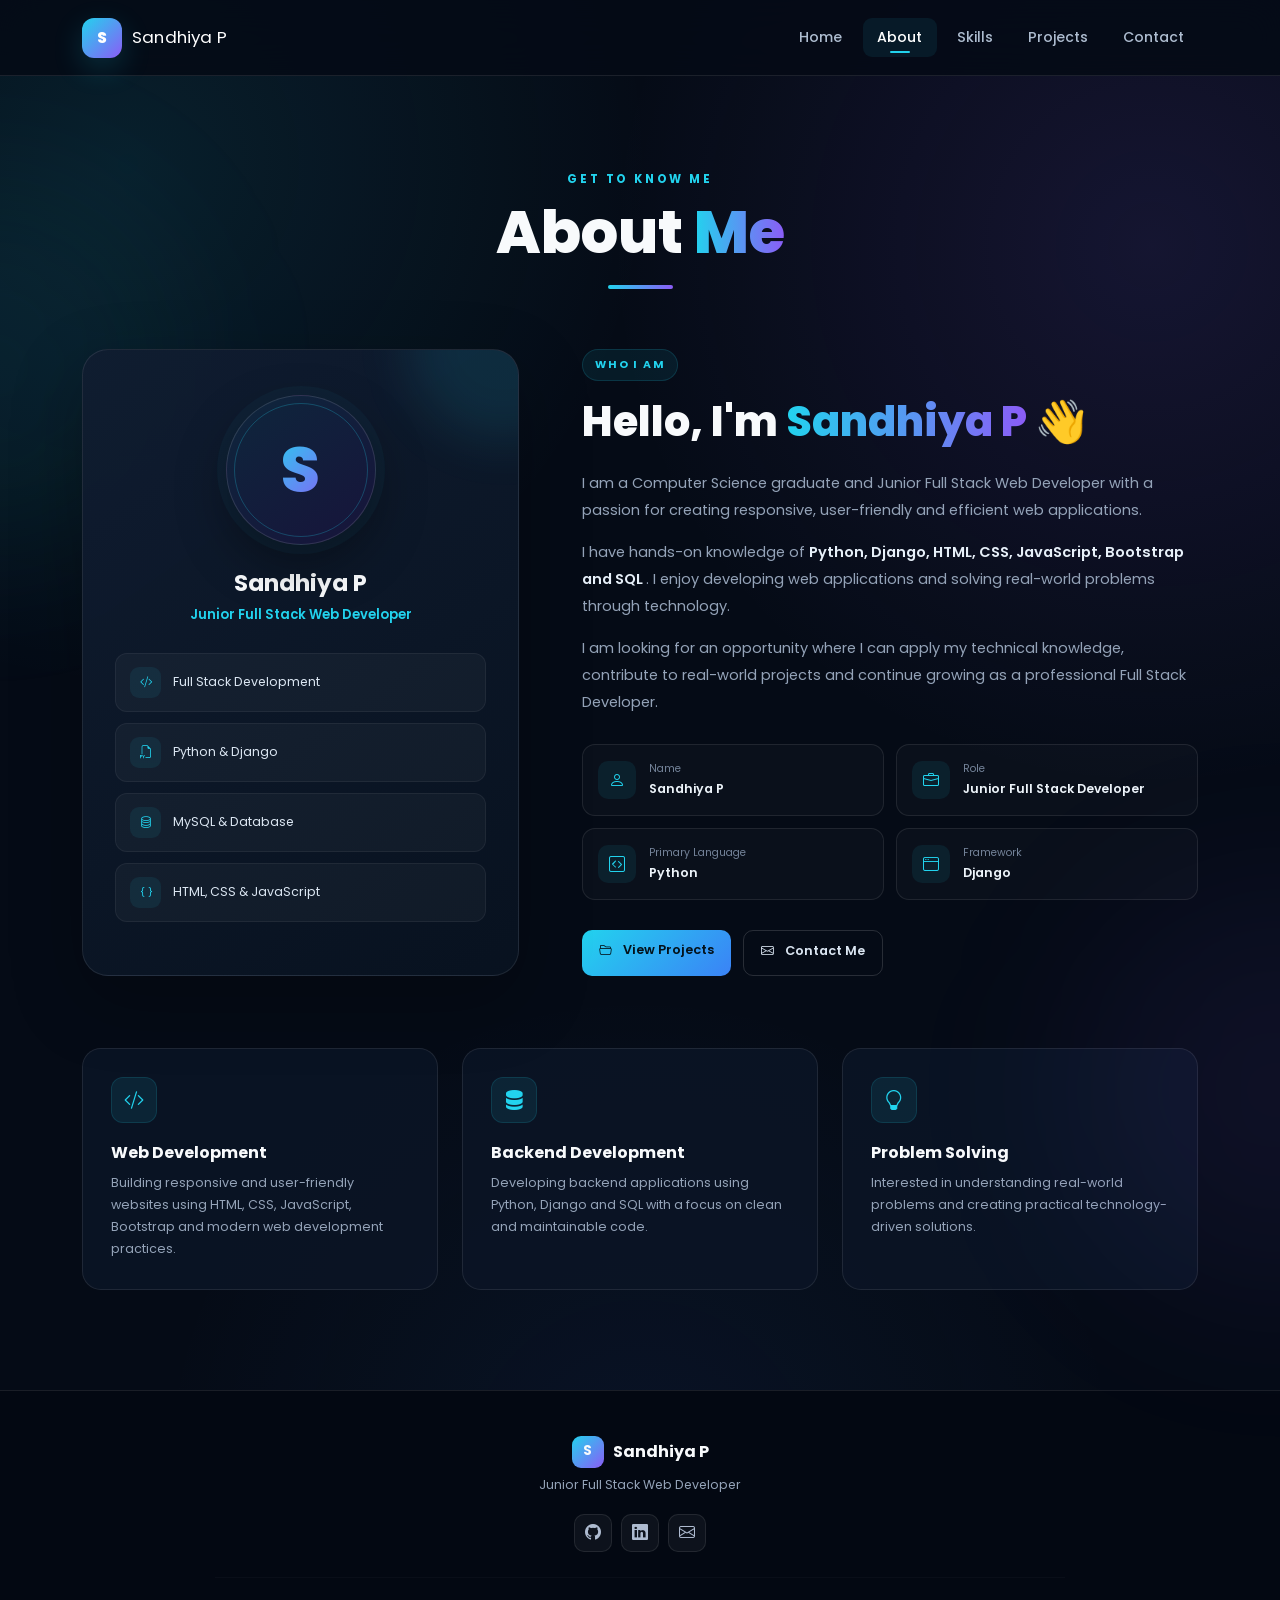
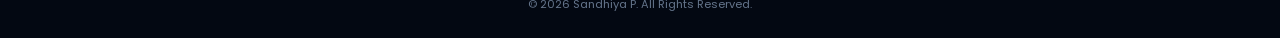
<file: about.html>
<!DOCTYPE html>
<html lang="en">

<head>

    <meta charset="UTF-8">

    <meta name="viewport" content="width=device-width, initial-scale=1.0">

    <meta name="description"
        content="About Sandhiya P - Junior Full Stack Web Developer skilled in Python, Django, HTML, CSS, JavaScript, Bootstrap and SQL.">

    <meta name="author" content="Sandhiya P">

    <title>About Me | Sandhiya P</title>


    <!-- ================= BOOTSTRAP ================= -->

    <link href="https://cdn.jsdelivr.net/npm/bootstrap@5.3.3/dist/css/bootstrap.min.css" rel="stylesheet">


    <!-- ================= BOOTSTRAP ICONS ================= -->

    <link rel="stylesheet" href="https://cdn.jsdelivr.net/npm/bootstrap-icons@1.11.3/font/bootstrap-icons.min.css">


    <!-- ================= GOOGLE FONT ================= -->

    <link rel="preconnect" href="https://fonts.googleapis.com">

    <link rel="preconnect" href="https://fonts.gstatic.com" crossorigin>

    <link href="https://fonts.googleapis.com/css2?family=Poppins:wght@400;500;600;700;800&display=swap"
        rel="stylesheet">


    <!-- ================= PAGE CSS ================= -->

    <style>
        /* =====================================================
           ROOT
        ====================================================== */

        :root {

            --bg: #050b16;
            --bg-soft: #081120;

            --surface: #0b1526;
            --surface-2: #101d31;

            --text: #f8fafc;
            --muted: #94a3b8;

            --line: rgba(255, 255, 255, 0.09);

            --cyan: #22d3ee;
            --blue: #3b82f6;
            --violet: #8b5cf6;
            --green: #34d399;

        }


        /* =====================================================
           GLOBAL
        ====================================================== */

        * {
            box-sizing: border-box;
        }


        html {
            scroll-behavior: smooth;
        }


        body {

            margin: 0;

            padding-top: 76px;

            font-family: "Poppins", sans-serif;

            color: var(--text);

            background:

                radial-gradient(circle at 10% 10%,
                    rgba(34, 211, 238, 0.10),
                    transparent 28%),

                radial-gradient(circle at 90% 15%,
                    rgba(139, 92, 246, 0.12),
                    transparent 30%),

                radial-gradient(circle at 50% 90%,
                    rgba(59, 130, 246, 0.07),
                    transparent 30%),

                var(--bg);

            overflow-x: hidden;

        }


        a {
            text-decoration: none;
        }


        /* =====================================================
           NAVBAR
        ====================================================== */

        .navbar {

            min-height: 76px;

            background: rgba(5, 11, 22, 0.88) !important;

            backdrop-filter: blur(18px);

            -webkit-backdrop-filter: blur(18px);

            border-bottom: 1px solid var(--line);

        }


        .navbar-brand {

            display: flex;

            align-items: center;

            gap: 10px;

            color: #fff !important;

            font-size: 1.05rem;

            letter-spacing: 0.2px;

        }


        .brand-logo {

            width: 40px;

            height: 40px;

            display: inline-flex;

            align-items: center;

            justify-content: center;

            border-radius: 12px;

            font-size: 1rem;

            font-weight: 800;

            color: #fff;

            background:

                linear-gradient(135deg,
                    var(--cyan),
                    var(--violet));

            box-shadow:
                0 10px 30px rgba(34, 211, 238, 0.18);

        }


        .navbar-nav {

            gap: 6px;

        }


        .nav-link {

            position: relative;

            color: #aebdd0 !important;

            padding: 0.55rem 0.9rem !important;

            border-radius: 9px;

            font-size: 0.88rem;

            font-weight: 500;

            transition: 0.25s ease;

        }


        .nav-link:hover {

            color: #fff !important;

            background: rgba(255, 255, 255, 0.06);

        }


        .nav-link.active {

            color: #fff !important;

            background: rgba(34, 211, 238, 0.08);

        }


        .nav-link.active::after {

            content: "";

            position: absolute;

            left: 50%;

            bottom: 4px;

            width: 20px;

            height: 2px;

            transform: translateX(-50%);

            border-radius: 10px;

            background: var(--cyan);

        }


        .navbar-toggler {

            border-color: rgba(255, 255, 255, 0.15);

        }


        .navbar-toggler:focus {

            box-shadow:
                0 0 0 3px rgba(34, 211, 238, 0.12);

        }


        /* =====================================================
           ABOUT SECTION
        ====================================================== */

        .about-section {

            position: relative;

            padding: 95px 0 100px;

            min-height: calc(100vh - 76px);

        }


        /* Decorative background */

        .about-section::before {

            content: "";

            position: absolute;

            width: 380px;

            height: 380px;

            top: 100px;

            left: -200px;

            border-radius: 50%;

            background: rgba(34, 211, 238, 0.06);

            filter: blur(80px);

            pointer-events: none;

        }


        .about-section::after {

            content: "";

            position: absolute;

            width: 400px;

            height: 400px;

            right: -200px;

            bottom: 100px;

            border-radius: 50%;

            background: rgba(139, 92, 246, 0.07);

            filter: blur(90px);

            pointer-events: none;

        }


        /* =====================================================
           SECTION HEADER
        ====================================================== */

        .section-title {

            position: relative;

            z-index: 2;

            margin-bottom: 60px;

        }


        .small-title {

            margin-bottom: 12px;

            color: var(--cyan);

            font-size: 0.72rem;

            font-weight: 700;

            letter-spacing: 2.8px;

        }


        .section-title h1 {

            margin: 0;

            font-size: clamp(2.3rem, 5vw, 3.7rem);

            font-weight: 800;

            line-height: 1.1;

        }


        .section-title h1 span {

            background:
                linear-gradient(90deg,
                    var(--cyan),
                    var(--violet));

            -webkit-background-clip: text;

            background-clip: text;

            color: transparent;

        }


        .title-line {

            width: 65px;

            height: 4px;

            margin: 20px auto 0;

            border-radius: 20px;

            background:
                linear-gradient(90deg,
                    var(--cyan),
                    var(--violet));

        }


        /* =====================================================
           PROFILE CARD
        ====================================================== */

        .about-profile {

            position: relative;

            height: 100%;

            padding: 45px 32px;

            text-align: center;

            border: 1px solid var(--line);

            border-radius: 26px;

            background:
                linear-gradient(145deg,
                    rgba(16, 29, 49, 0.96),
                    rgba(8, 18, 32, 0.98));

            box-shadow:
                0 25px 70px rgba(0, 0, 0, 0.25);

            overflow: hidden;

            transition: 0.35s ease;

        }


        .about-profile::before {

            content: "";

            position: absolute;

            width: 190px;

            height: 190px;

            top: -100px;

            right: -80px;

            border-radius: 50%;

            background: rgba(34, 211, 238, 0.10);

            filter: blur(25px);

        }


        .about-profile:hover {

            transform: translateY(-6px);

            border-color:
                rgba(34, 211, 238, 0.25);

            box-shadow:
                0 35px 85px rgba(0, 0, 0, 0.35);

        }


        /* =====================================================
           PROFILE CIRCLE
        ====================================================== */

        .profile-circle {

            position: relative;

            width: 150px;

            height: 150px;

            margin: 0 auto 25px;

            display: flex;

            align-items: center;

            justify-content: center;

            border-radius: 50%;

            background:

                linear-gradient(145deg,
                    #0e263c,
                    #17143b);

            border: 1px solid rgba(255, 255, 255, 0.12);

            box-shadow:

                0 0 0 9px rgba(34, 211, 238, 0.035),

                0 20px 50px rgba(0, 0, 0, 0.35);

        }


        .profile-circle::before {

            content: "";

            position: absolute;

            inset: 7px;

            border-radius: 50%;

            border: 1px solid rgba(34, 211, 238, 0.25);

        }


        .profile-circle span {

            font-size: 4rem;

            font-weight: 800;

            background:

                linear-gradient(135deg,
                    var(--cyan),
                    var(--violet));

            -webkit-background-clip: text;

            background-clip: text;

            color: transparent;

        }


        .about-profile h2 {

            margin-bottom: 7px;

            font-size: 1.45rem;

            font-weight: 700;

        }


        .role {

            margin-bottom: 28px;

            color: var(--cyan);

            font-size: 0.82rem;

            font-weight: 600;

        }


        /* =====================================================
           PROFILE INFO
        ====================================================== */

        .profile-info {

            display: grid;

            gap: 11px;

            text-align: left;

        }


        .profile-info div {

            display: flex;

            align-items: center;

            gap: 12px;

            padding: 13px 14px;

            border-radius: 12px;

            background:
                rgba(255, 255, 255, 0.035);

            border: 1px solid rgba(255, 255, 255, 0.055);

            color: #dbe6f2;

            font-size: 0.78rem;

            transition: 0.25s ease;

        }


        .profile-info div:hover {

            background:
                rgba(34, 211, 238, 0.07);

            border-color:
                rgba(34, 211, 238, 0.16);

            transform: translateX(4px);

        }


        .profile-info i {

            width: 31px;

            height: 31px;

            display: flex;

            align-items: center;

            justify-content: center;

            flex-shrink: 0;

            border-radius: 9px;

            color: var(--cyan);

            background:
                rgba(34, 211, 238, 0.08);

        }


        /* =====================================================
           ABOUT CONTENT
        ====================================================== */

        .about-content {

            padding-left: 15px;

        }


        .badge-title {

            display: inline-flex;

            align-items: center;

            padding: 7px 12px;

            margin-bottom: 15px;

            border-radius: 999px;

            color: var(--cyan);

            background:
                rgba(34, 211, 238, 0.08);

            border: 1px solid rgba(34, 211, 238, 0.15);

            font-size: 0.67rem;

            font-weight: 700;

            letter-spacing: 1.8px;

        }


        .about-content h2 {

            margin-bottom: 22px;

            font-size: clamp(1.8rem, 4vw, 2.6rem);

            font-weight: 750;

            line-height: 1.25;

        }


        .about-content h2 span {

            background:

                linear-gradient(90deg,
                    var(--cyan),
                    var(--violet));

            -webkit-background-clip: text;

            background-clip: text;

            color: transparent;

        }


        .about-content>p {

            max-width: 720px;

            margin-bottom: 15px;

            color: var(--muted);

            font-size: 0.91rem;

            line-height: 1.85;

        }


        .about-content strong {

            color: #e7f0f9;

            font-weight: 600;

        }


        /* =====================================================
           DETAILS
        ====================================================== */

        .details-grid {

            display: grid;

            grid-template-columns:
                repeat(2, minmax(0, 1fr));

            gap: 12px;

            margin-top: 28px;

        }


        .detail-item {

            display: flex;

            align-items: center;

            gap: 13px;

            min-height: 72px;

            padding: 13px 15px;

            border: 1px solid var(--line);

            border-radius: 13px;

            background:
                rgba(255, 255, 255, 0.025);

            transition: 0.25s ease;

        }


        .detail-item:hover {

            transform: translateY(-3px);

            border-color:
                rgba(34, 211, 238, 0.18);

            background:
                rgba(255, 255, 255, 0.045);

        }


        .detail-item>i {

            width: 38px;

            height: 38px;

            flex-shrink: 0;

            display: flex;

            align-items: center;

            justify-content: center;

            border-radius: 10px;

            color: var(--cyan);

            background:
                rgba(34, 211, 238, 0.08);

        }


        .detail-item small {

            display: block;

            margin-bottom: 3px;

            color: #738298;

            font-size: 0.66rem;

        }


        .detail-item strong {

            display: block;

            color: #edf4fa;

            font-size: 0.78rem;

            font-weight: 600;

        }


        /* =====================================================
           BUTTONS
        ====================================================== */

        .about-buttons {

            display: flex;

            flex-wrap: wrap;

            gap: 12px;

            margin-top: 30px;

        }


        .about-buttons .btn {

            min-height: 46px;

            padding: 10px 17px;

            border-radius: 10px;

            font-size: 0.8rem;

            font-weight: 600;

            transition: 0.25s ease;

        }


        .about-buttons .btn-primary {

            border: none;

            background:
                linear-gradient(135deg,
                    var(--cyan),
                    var(--blue));

            color: #04121a;

        }


        .about-buttons .btn-primary:hover {

            transform: translateY(-3px);

            box-shadow:
                0 14px 30px rgba(34, 211, 238, 0.18);

            color: #04121a;

        }


        .about-buttons .btn-outline-light {

            border-color:
                rgba(255, 255, 255, 0.14);

            color: #dbe6f2;

        }


        .about-buttons .btn-outline-light:hover {

            transform: translateY(-3px);

            background:
                rgba(255, 255, 255, 0.07);

            border-color:
                rgba(255, 255, 255, 0.25);

        }


        /* =====================================================
           BOTTOM CARDS
        ====================================================== */

        .about-card {

            height: 100%;

            padding: 28px;

            border: 1px solid var(--line);

            border-radius: 19px;

            background:
                rgba(11, 21, 38, 0.82);

            transition: 0.3s ease;

        }


        .about-card:hover {

            transform: translateY(-6px);

            border-color:
                rgba(34, 211, 238, 0.20);

            background:
                rgba(16, 29, 49, 0.95);

            box-shadow:
                0 22px 50px rgba(0, 0, 0, 0.25);

        }


        .about-card>i {

            width: 46px;

            height: 46px;

            display: flex;

            align-items: center;

            justify-content: center;

            margin-bottom: 20px;

            border-radius: 12px;

            color: var(--cyan);

            background:
                rgba(34, 211, 238, 0.09);

            border: 1px solid rgba(34, 211, 238, 0.13);

            font-size: 1.25rem;

        }


        .about-card h4 {

            margin-bottom: 10px;

            font-size: 1rem;

            font-weight: 700;

        }


        .about-card p {

            margin: 0;

            color: var(--muted);

            font-size: 0.79rem;

            line-height: 1.75;

        }


        /* =====================================================
           FOOTER
        ====================================================== */

        .site-footer {

            padding: 45px 0 25px;

            border-top: 1px solid var(--line);

            background: #030812;

        }


        .footer-logo {

            display: inline-flex;

            align-items: center;

            gap: 9px;

            margin-bottom: 8px;

            font-weight: 700;

        }


        .footer-logo span {

            width: 32px;

            height: 32px;

            display: inline-flex;

            align-items: center;

            justify-content: center;

            border-radius: 9px;

            font-size: 0.85rem;

            background:
                linear-gradient(135deg,
                    var(--cyan),
                    var(--violet));

        }


        .footer-role {

            margin-bottom: 20px;

            color: var(--muted);

            font-size: 0.78rem;

        }


        .footer-social {

            display: flex;

            justify-content: center;

            gap: 9px;

            margin-bottom: 25px;

        }


        .footer-social a {

            width: 38px;

            height: 38px;

            display: flex;

            align-items: center;

            justify-content: center;

            border-radius: 10px;

            color: #aebbd0;

            background:
                rgba(255, 255, 255, 0.045);

            border: 1px solid var(--line);

            transition: 0.25s ease;

        }


        .footer-social a:hover {

            color: #fff;

            transform: translateY(-3px);

            border-color:
                rgba(34, 211, 238, 0.25);

            background:
                rgba(34, 211, 238, 0.08);

        }


        .site-footer hr {

            max-width: 850px;

            margin: 0 auto 18px;

            border-color: var(--line);

        }


        .copyright {

            margin: 0;

            color: #64748b;

            font-size: 0.7rem;

        }


        /* =====================================================
           RESPONSIVE
        ====================================================== */

        @media (max-width: 991.98px) {

            body {
                padding-top: 68px;
            }


            .navbar {
                min-height: 68px;
            }


            .about-section {
                padding: 70px 0 80px;
            }


            .section-title {
                margin-bottom: 42px;
            }


            .about-content {
                padding-left: 0;
            }


            .about-profile {
                max-width: 600px;

                margin: 0 auto;
            }

        }


        @media (max-width: 767.98px) {

            .about-section {
                padding: 58px 0 65px;
            }


            .section-title h1 {
                font-size: 2.35rem;
            }


            .about-profile {
                padding: 35px 22px;
            }


            .profile-circle {
                width: 125px;
                height: 125px;
            }


            .profile-circle span {
                font-size: 3.3rem;
            }


            .about-content {
                margin-top: 8px;
            }


            .about-content h2 {
                font-size: 1.8rem;
            }


            .details-grid {
                grid-template-columns: 1fr;
            }


            .about-buttons {
                flex-direction: column;
            }


            .about-buttons .btn {
                width: 100%;
            }


            .about-card {
                padding: 24px;
            }

        }


        @media (max-width: 420px) {

            .section-title h1 {
                font-size: 2rem;
            }


            .about-content>p {
                font-size: 0.84rem;
            }


            .profile-info div {
                font-size: 0.73rem;
            }

        }
    </style>

</head>


<body>


    <!-- =====================================================
         NAVBAR
    ====================================================== -->

    <nav class="navbar navbar-expand-lg navbar-dark fixed-top">

        <div class="container">


            <a class="navbar-brand" href="index.html">

                <span class="brand-logo">
                    S
                </span>

                <span>
                    Sandhiya P
                </span>

            </a>


            <button class="navbar-toggler" type="button" data-bs-toggle="collapse" data-bs-target="#navbarMenu"
                aria-controls="navbarMenu" aria-expanded="false" aria-label="Toggle navigation">

                <span class="navbar-toggler-icon"></span>

            </button>


            <div class="collapse navbar-collapse" id="navbarMenu">

                <ul class="navbar-nav ms-auto">


                    <li class="nav-item">

                        <a class="nav-link" href="index.html">

                            Home

                        </a>

                    </li>


                    <li class="nav-item">

                        <a class="nav-link active" href="about.html" aria-current="page">

                            About

                        </a>

                    </li>


                    <li class="nav-item">

                        <a class="nav-link" href="skills.html">

                            Skills

                        </a>

                    </li>


                    <li class="nav-item">

                        <a class="nav-link" href="projects.html">

                            Projects

                        </a>

                    </li>


                    <li class="nav-item">

                        <a class="nav-link" href="contact.html">

                            Contact

                        </a>

                    </li>


                </ul>

            </div>

        </div>

    </nav>



    <!-- =====================================================
         MAIN
    ====================================================== -->

    <main>


        <section class="about-section">

            <div class="container">


                <!-- =================================================
                     SECTION HEADER
                ================================================== -->

                <div class="section-title text-center">

                    <p class="small-title">
                        GET TO KNOW ME
                    </p>

                    <h1>
                        About <span>Me</span>
                    </h1>

                    <div class="title-line"></div>

                </div>



                <!-- =================================================
                     MAIN ABOUT CONTENT
                ================================================== -->

                <div class="row align-items-stretch g-4 g-lg-5">


                    <!-- =================================================
                         PROFILE
                    ================================================== -->

                    <div class="col-lg-5">

                        <div class="about-profile">


                            <div class="profile-circle">

                                <span>
                                    S
                                </span>

                            </div>


                            <h2>
                                Sandhiya P
                            </h2>


                            <p class="role">
                                Junior Full Stack Web Developer
                            </p>


                            <div class="profile-info">


                                <div>

                                    <i class="bi bi-code-slash"></i>

                                    <span>
                                        Full Stack Development
                                    </span>

                                </div>


                                <div>

                                    <i class="bi bi-filetype-py"></i>

                                    <span>
                                        Python & Django
                                    </span>

                                </div>


                                <div>

                                    <i class="bi bi-database"></i>

                                    <span>
                                        MySQL & Database
                                    </span>

                                </div>


                                <div>

                                    <i class="bi bi-braces"></i>

                                    <span>
                                        HTML, CSS & JavaScript
                                    </span>

                                </div>


                            </div>

                        </div>

                    </div>



                    <!-- =================================================
                         ABOUT TEXT
                    ================================================== -->

                    <div class="col-lg-7">

                        <div class="about-content">


                            <span class="badge-title">
                                WHO I AM
                            </span>


                            <h2>
                                Hello, I'm
                                <span>Sandhiya P</span> 👋
                            </h2>


                            <p>
                                I am a Computer Science graduate and
                                Junior Full Stack Web Developer with
                                a passion for creating responsive,
                                user-friendly and efficient web
                                applications.
                            </p>


                            <p>
                                I have hands-on knowledge of
                                <strong>
                                    Python, Django, HTML, CSS,
                                    JavaScript, Bootstrap and SQL
                                </strong>.
                                I enjoy developing web applications
                                and solving real-world problems
                                through technology.
                            </p>


                            <p>
                                I am looking for an opportunity where
                                I can apply my technical knowledge,
                                contribute to real-world projects
                                and continue growing as a
                                professional Full Stack Developer.
                            </p>



                            <!-- =================================================
                                 DETAILS
                            ================================================== -->

                            <div class="details-grid">


                                <div class="detail-item">

                                    <i class="bi bi-person"></i>

                                    <div>

                                        <small>
                                            Name
                                        </small>

                                        <strong>
                                            Sandhiya P
                                        </strong>

                                    </div>

                                </div>


                                <div class="detail-item">

                                    <i class="bi bi-briefcase"></i>

                                    <div>

                                        <small>
                                            Role
                                        </small>

                                        <strong>
                                            Junior Full Stack Developer
                                        </strong>

                                    </div>

                                </div>


                                <div class="detail-item">

                                    <i class="bi bi-code-square"></i>

                                    <div>

                                        <small>
                                            Primary Language
                                        </small>

                                        <strong>
                                            Python
                                        </strong>

                                    </div>

                                </div>


                                <div class="detail-item">

                                    <i class="bi bi-window"></i>

                                    <div>

                                        <small>
                                            Framework
                                        </small>

                                        <strong>
                                            Django
                                        </strong>

                                    </div>

                                </div>


                            </div>



                            <!-- =================================================
                                 BUTTONS
                            ================================================== -->

                            <div class="about-buttons">


                                <a href="projects.html" class="btn btn-primary">

                                    <i class="bi bi-folder2-open me-2"></i>

                                    View Projects

                                </a>


                                <a href="contact.html" class="btn btn-outline-light">

                                    <i class="bi bi-envelope me-2"></i>

                                    Contact Me

                                </a>


                            </div>


                        </div>

                    </div>

                </div>



                <!-- =================================================
                     BOTTOM CARDS
                ================================================== -->

                <div class="row mt-4 mt-lg-5 g-4">


                    <!-- WEB DEVELOPMENT -->

                    <div class="col-md-4">

                        <div class="about-card">

                            <i class="bi bi-code-slash"></i>

                            <h4>
                                Web Development
                            </h4>

                            <p>
                                Building responsive and
                                user-friendly websites using
                                HTML, CSS, JavaScript, Bootstrap
                                and modern web development
                                practices.
                            </p>

                        </div>

                    </div>



                    <!-- BACKEND -->

                    <div class="col-md-4">

                        <div class="about-card">

                            <i class="bi bi-server"></i>

                            <h4>
                                Backend Development
                            </h4>

                            <p>
                                Developing backend applications
                                using Python, Django and SQL
                                with a focus on clean and
                                maintainable code.
                            </p>

                        </div>

                    </div>



                    <!-- PROBLEM SOLVING -->

                    <div class="col-md-4">

                        <div class="about-card">

                            <i class="bi bi-lightbulb"></i>

                            <h4>
                                Problem Solving
                            </h4>

                            <p>
                                Interested in understanding
                                real-world problems and creating
                                practical technology-driven
                                solutions.
                            </p>

                        </div>

                    </div>


                </div>

            </div>

        </section>

    </main>



    <!-- =====================================================
         FOOTER
    ====================================================== -->

    <footer class="site-footer">

        <div class="container text-center">


            <div class="footer-logo">

                <span>
                    S
                </span>

                Sandhiya P

            </div>


            <p class="footer-role">
                Junior Full Stack Web Developer
            </p>


            <div class="footer-social">


                <a href="#" target="_blank" rel="noopener noreferrer" aria-label="GitHub">

                    <i class="bi bi-github"></i>

                </a>


                <a href="#" target="_blank" rel="noopener noreferrer" aria-label="LinkedIn">

                    <i class="bi bi-linkedin"></i>

                </a>


                <a href="mailto:your-email@gmail.com" aria-label="Email">

                    <i class="bi bi-envelope"></i>

                </a>


            </div>


            <hr>


            <p class="copyright">
                © 2026 Sandhiya P. All Rights Reserved.
            </p>


        </div>

    </footer>



    <!-- =====================================================
         BOOTSTRAP JS
    ====================================================== -->

    <script src="https://cdn.jsdelivr.net/npm/bootstrap@5.3.3/dist/js/bootstrap.bundle.min.js">
    </script>

</body>

</html>
</file>
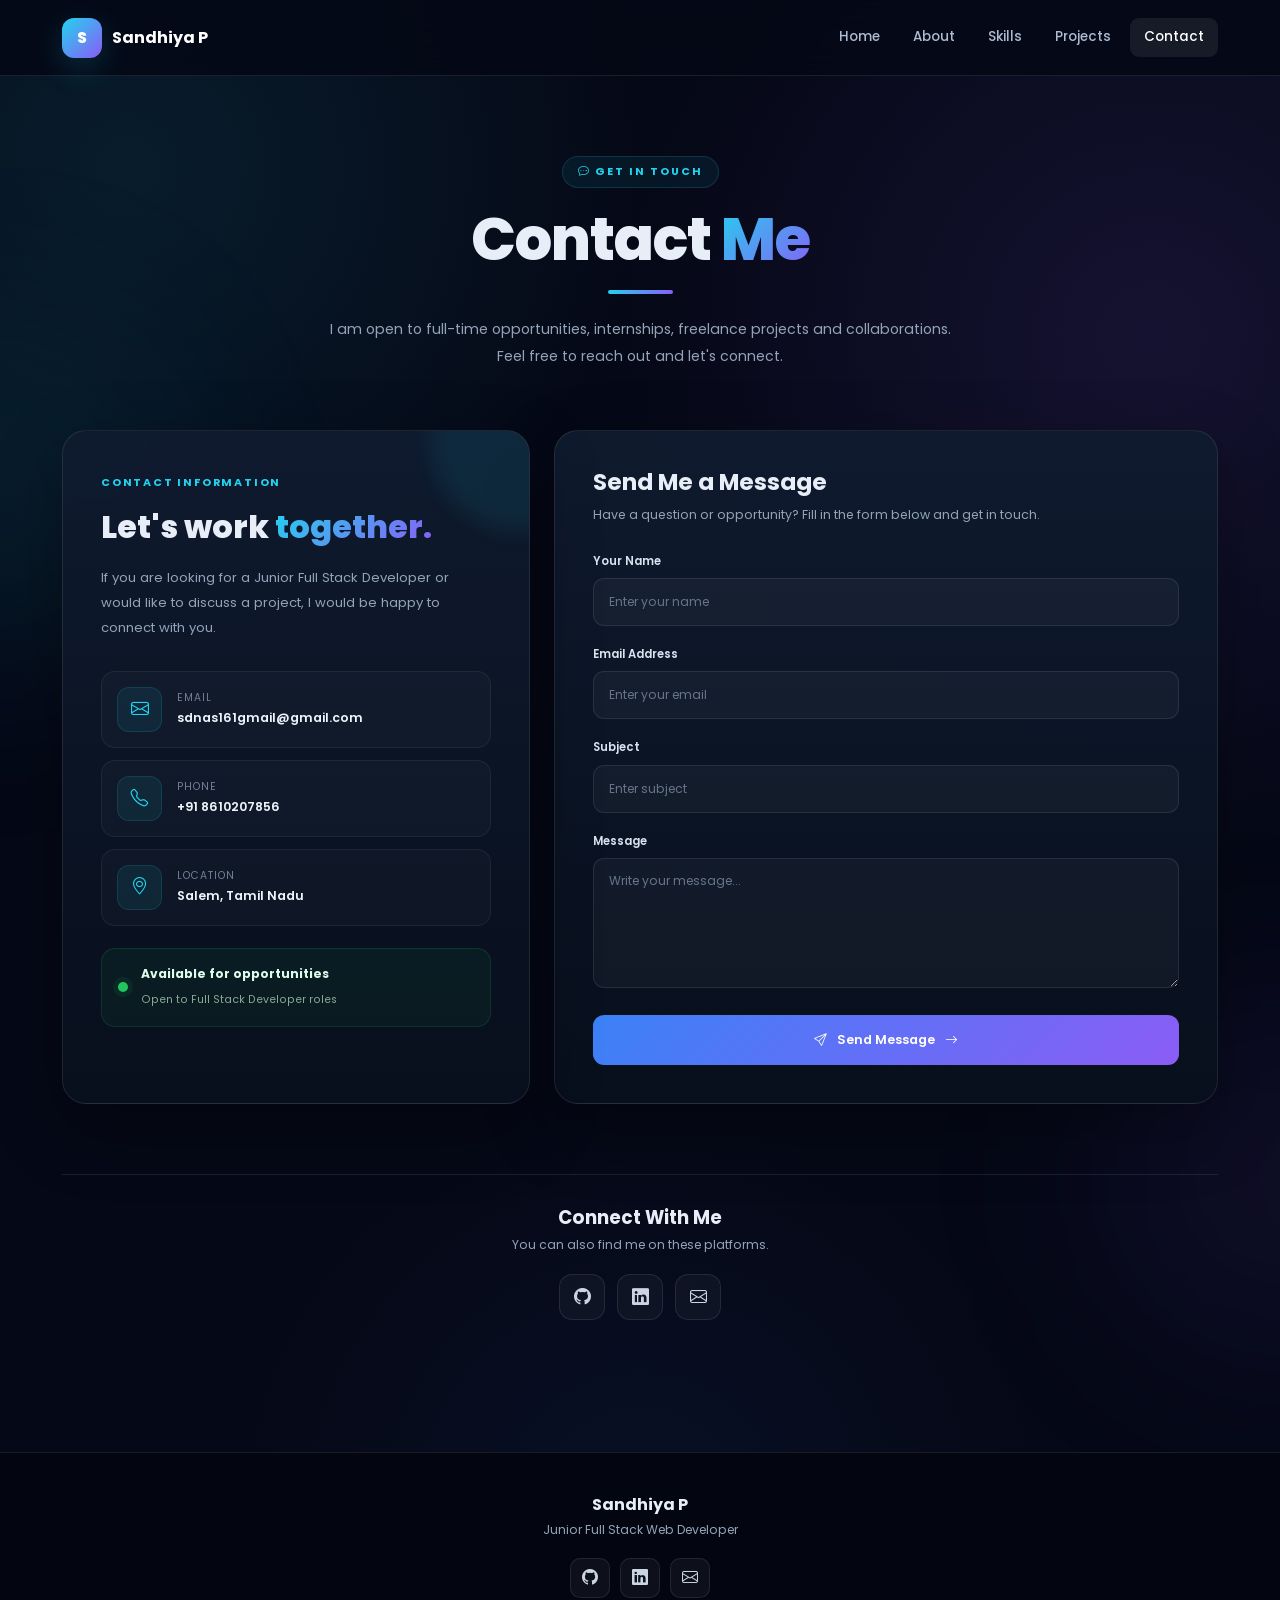
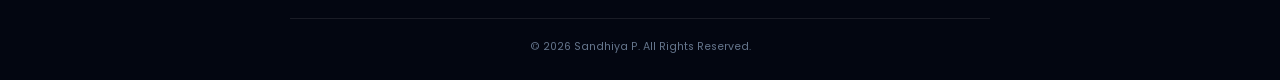
<file: contact.html>
<!DOCTYPE html>
<html lang="en">

<head>

    <meta charset="UTF-8">
    <meta name="viewport" content="width=device-width, initial-scale=1.0">

    <meta name="description"
        content="Contact Sandhiya P - Junior Full Stack Web Developer skilled in Python, Django, HTML, CSS, JavaScript and SQL.">

    <meta name="author" content="Sandhiya P">

    <title>Contact | Sandhiya P</title>


    <!-- =====================================================
         BOOTSTRAP
    ====================================================== -->

    <link href="https://cdn.jsdelivr.net/npm/bootstrap@5.3.3/dist/css/bootstrap.min.css" rel="stylesheet">


    <!-- =====================================================
         BOOTSTRAP ICONS
    ====================================================== -->

    <link rel="stylesheet" href="https://cdn.jsdelivr.net/npm/bootstrap-icons@1.11.3/font/bootstrap-icons.min.css">


    <!-- =====================================================
         GOOGLE FONT
    ====================================================== -->

    <link rel="preconnect" href="https://fonts.googleapis.com">

    <link rel="preconnect" href="https://fonts.gstatic.com" crossorigin>

    <link href="https://fonts.googleapis.com/css2?family=Poppins:wght@400;500;600;700;800&display=swap"
        rel="stylesheet">


    <!-- =====================================================
         CUSTOM CSS
    ====================================================== -->

    <style>
        /* =====================================================
           ROOT
        ====================================================== */

        :root {

            --bg: #050816;
            --bg-soft: #0a1020;
            --card: #0d1528;

            --primary: #22d3ee;
            --secondary: #8b5cf6;
            --blue: #3b82f6;

            --white: #ffffff;
            --text: #e8eef7;
            --muted: #94a3b8;

            --border: rgba(255, 255, 255, 0.09);

            --gradient:
                linear-gradient(135deg,
                    var(--primary),
                    var(--secondary));

            --shadow:
                0 25px 70px rgba(0, 0, 0, 0.30);
        }


        /* =====================================================
           RESET
        ====================================================== */

        * {
            margin: 0;
            padding: 0;
            box-sizing: border-box;
        }


        html {
            scroll-behavior: smooth;
        }


        body {

            font-family: "Poppins", sans-serif;

            color: var(--text);

            background:

                radial-gradient(circle at 10% 10%,
                    rgba(34, 211, 238, 0.10),
                    transparent 28%),

                radial-gradient(circle at 90% 20%,
                    rgba(139, 92, 246, 0.12),
                    transparent 30%),

                radial-gradient(circle at 50% 90%,
                    rgba(59, 130, 246, 0.07),
                    transparent 25%),

                var(--bg);

            min-height: 100vh;

            padding-top: 76px;
        }


        a {
            text-decoration: none;
        }


        /* =====================================================
           NAVBAR
        ====================================================== */

        .navbar {

            min-height: 76px;

            background:
                rgba(5, 8, 22, 0.88) !important;

            backdrop-filter: blur(18px);

            -webkit-backdrop-filter: blur(18px);

            border-bottom:
                1px solid var(--border);

        }


        .navbar-brand {

            display: flex;

            align-items: center;

            gap: 10px;

            color: var(--white) !important;

            font-size: 1rem;

            font-weight: 700;

        }


        .logo {

            width: 40px;
            height: 40px;

            display: flex;

            align-items: center;
            justify-content: center;

            border-radius: 12px;

            background: var(--gradient);

            color: white;

            font-weight: 800;

            box-shadow:
                0 10px 30px rgba(34, 211, 238, 0.18);

        }


        .navbar-nav {
            gap: 5px;
        }


        .nav-link {

            color: #aebbd0 !important;

            font-size: 0.84rem;

            font-weight: 500;

            padding: 9px 14px !important;

            border-radius: 9px;

            transition: 0.25s ease;

        }


        .nav-link:hover,
        .nav-link.active {

            color: white !important;

            background:
                rgba(255, 255, 255, 0.07);

        }


        .navbar-toggler {

            border:
                1px solid rgba(255, 255, 255, 0.15);

        }


        /* =====================================================
           CONTACT SECTION
        ====================================================== */

        .contact-section {

            padding:
                80px 0 100px;

            position: relative;

            overflow: hidden;
        }


        .contact-section::before {

            content: "";

            position: absolute;

            width: 350px;
            height: 350px;

            left: -180px;
            top: 250px;

            background:
                rgba(34, 211, 238, 0.07);

            filter: blur(100px);

            border-radius: 50%;

            pointer-events: none;
        }


        .contact-section::after {

            content: "";

            position: absolute;

            width: 350px;
            height: 350px;

            right: -180px;
            bottom: 100px;

            background:
                rgba(139, 92, 246, 0.08);

            filter: blur(100px);

            border-radius: 50%;

            pointer-events: none;
        }


        .container {

            max-width: 1180px;

            position: relative;

            z-index: 1;
        }


        /* =====================================================
           SECTION TITLE
        ====================================================== */

        .section-title {

            max-width: 750px;

            margin:
                0 auto 60px;

        }


        .small-title {

            display: inline-flex;

            align-items: center;

            justify-content: center;

            padding:
                7px 15px;

            margin-bottom: 16px;

            border-radius: 50px;

            color: var(--primary);

            background:
                rgba(34, 211, 238, 0.07);

            border:
                1px solid rgba(34, 211, 238, 0.16);

            font-size: 0.68rem;

            font-weight: 700;

            letter-spacing: 2px;
        }


        .section-title h1 {

            font-size:
                clamp(2.4rem, 5vw, 3.7rem);

            font-weight: 800;

            letter-spacing: -1px;

            margin-bottom: 15px;

        }


        .section-title h1 span {

            background:
                var(--gradient);

            -webkit-background-clip: text;

            background-clip: text;

            color: transparent;

        }


        .title-line {

            width: 65px;

            height: 4px;

            border-radius: 50px;

            background:
                var(--gradient);

            margin:
                0 auto 22px;
        }


        .section-description {

            max-width: 650px;

            margin: auto;

            color: var(--muted);

            font-size: 0.88rem;

            line-height: 1.9;
        }


        /* =====================================================
           CONTACT INFORMATION CARD
        ====================================================== */

        .contact-info {

            height: 100%;

            padding: 38px;

            border:
                1px solid var(--border);

            border-radius: 24px;

            background:
                linear-gradient(180deg,
                    rgba(15, 27, 47, 0.96),
                    rgba(8, 15, 29, 0.98));

            box-shadow:
                var(--shadow);

            position: relative;

            overflow: hidden;
        }


        .contact-info::before {

            content: "";

            position: absolute;

            width: 180px;
            height: 180px;

            right: -80px;
            top: -80px;

            background:
                rgba(34, 211, 238, 0.08);

            border-radius: 50%;

            filter: blur(10px);
        }


        .badge-title {

            display: inline-block;

            color: var(--primary);

            font-size: 0.68rem;

            font-weight: 700;

            letter-spacing: 1.8px;

            margin-bottom: 15px;
        }


        .contact-info h2 {

            font-size: 2rem;

            font-weight: 800;

            line-height: 1.3;

            margin-bottom: 18px;
        }


        .contact-info h2 span {

            background:
                var(--gradient);

            -webkit-background-clip: text;

            background-clip: text;

            color: transparent;
        }


        .contact-info>p {

            color: var(--muted);

            font-size: 0.82rem;

            line-height: 1.9;

            margin-bottom: 30px;
        }


        /* =====================================================
           CONTACT ITEMS
        ====================================================== */

        .contact-item {

            display: flex;

            align-items: center;

            gap: 15px;

            padding: 15px;

            margin-bottom: 12px;

            border-radius: 14px;

            border:
                1px solid rgba(255, 255, 255, 0.06);

            background:
                rgba(255, 255, 255, 0.025);

            color: var(--text);

            transition:
                0.25s ease;
        }


        .contact-item:hover {

            transform:
                translateX(5px);

            border-color:
                rgba(34, 211, 238, 0.22);

            background:
                rgba(34, 211, 238, 0.045);
        }


        .contact-icon {

            width: 45px;
            height: 45px;

            flex-shrink: 0;

            display: flex;

            align-items: center;
            justify-content: center;

            border-radius: 12px;

            color: var(--primary);

            background:
                rgba(34, 211, 238, 0.08);

            border:
                1px solid rgba(34, 211, 238, 0.14);

            font-size: 1.1rem;
        }


        .contact-item small {

            display: block;

            color: #718096;

            font-size: 0.65rem;

            margin-bottom: 3px;

            text-transform: uppercase;

            letter-spacing: 1px;
        }


        .contact-item strong {

            display: block;

            color: #edf4fb;

            font-size: 0.78rem;

            font-weight: 600;

            word-break: break-word;
        }


        /* =====================================================
           AVAILABILITY
        ====================================================== */

        .availability {

            display: flex;

            align-items: center;

            gap: 13px;

            margin-top: 22px;

            padding: 16px;

            border-radius: 14px;

            background:
                rgba(34, 197, 94, 0.06);

            border:
                1px solid rgba(34, 197, 94, 0.15);
        }


        .online-dot {

            width: 10px;
            height: 10px;

            flex-shrink: 0;

            border-radius: 50%;

            background: #22c55e;

            box-shadow:
                0 0 0 5px rgba(34, 197, 94, 0.08);

        }


        .availability strong {

            display: block;

            color: #dffbea;

            font-size: 0.76rem;

            margin-bottom: 3px;
        }


        .availability small {

            color: #86a895;

            font-size: 0.67rem;
        }


        /* =====================================================
           FORM CARD
        ====================================================== */

        .contact-form {

            height: 100%;

            padding: 38px;

            border:
                1px solid var(--border);

            border-radius: 24px;

            background:
                linear-gradient(180deg,
                    rgba(15, 27, 47, 0.96),
                    rgba(8, 15, 29, 0.98));

            box-shadow:
                var(--shadow);
        }


        .contact-form h2 {

            font-size: 1.45rem;

            font-weight: 700;

            margin-bottom: 7px;
        }


        .contact-form>p {

            color: var(--muted);

            font-size: 0.78rem;

            line-height: 1.7;

            margin-bottom: 28px;
        }


        /* =====================================================
           FORM GROUP
        ====================================================== */

        .form-group {

            margin-bottom: 20px;
        }


        .form-group label {

            display: block;

            color: #d9e3ef;

            font-size: 0.72rem;

            font-weight: 600;

            margin-bottom: 8px;
        }


        .form-group input,
        .form-group textarea {

            width: 100%;

            color: white;

            background:
                rgba(255, 255, 255, 0.035);

            border:
                1px solid rgba(255, 255, 255, 0.09);

            border-radius: 11px;

            padding:
                13px 15px;

            outline: none;

            font-family: inherit;

            font-size: 0.76rem;

            transition:
                0.25s ease;
        }


        .form-group input {

            height: 48px;
        }


        .form-group textarea {

            resize: vertical;

            min-height: 130px;
        }


        .form-group input::placeholder,
        .form-group textarea::placeholder {

            color: #66758a;
        }


        .form-group input:focus,
        .form-group textarea:focus {

            border-color:
                rgba(34, 211, 238, 0.45);

            background:
                rgba(34, 211, 238, 0.035);

            box-shadow:
                0 0 0 3px rgba(34, 211, 238, 0.06);
        }


        /* =====================================================
           SEND BUTTON
        ====================================================== */

        .send-btn {

            width: 100%;

            min-height: 50px;

            display: flex;

            align-items: center;

            justify-content: center;

            gap: 10px;

            border: none;

            border-radius: 11px;

            color: white;

            background:
                linear-gradient(135deg,
                    var(--blue),
                    var(--secondary));

            font-family: inherit;

            font-size: 0.8rem;

            font-weight: 600;

            cursor: pointer;

            transition:
                0.25s ease;

        }


        .send-btn:hover {

            transform:
                translateY(-3px);

            box-shadow:
                0 15px 35px rgba(59, 130, 246, 0.22);
        }


        .send-btn i:last-child {

            transition:
                0.25s ease;
        }


        .send-btn:hover i {

            transform:
                translateX(3px);
        }


        /* =====================================================
           SOCIAL SECTION
        ====================================================== */

        .social-section {

            margin-top: 70px;

            padding: 32px;

            border-top:
                1px solid var(--border);
        }


        .social-section h3 {

            font-size: 1.15rem;

            font-weight: 700;

            margin-bottom: 7px;
        }


        .social-section p {

            color: var(--muted);

            font-size: 0.76rem;

            margin-bottom: 20px;
        }


        .social-links {

            display: flex;

            justify-content: center;

            gap: 12px;
        }


        .social-links a {

            width: 46px;
            height: 46px;

            display: flex;

            align-items: center;
            justify-content: center;

            border-radius: 13px;

            color: #cbd5e1;

            background:
                rgba(255, 255, 255, 0.035);

            border:
                1px solid var(--border);

            font-size: 1.05rem;

            transition:
                0.25s ease;
        }


        .social-links a:hover {

            color: white;

            transform:
                translateY(-5px);

            background:
                var(--gradient);

            border-color:
                transparent;

            box-shadow:
                0 12px 30px rgba(34, 211, 238, 0.15);
        }


        /* =====================================================
           FOOTER
        ====================================================== */

        footer {

            padding:
                42px 0 25px;

            background:
                #030611;

            border-top:
                1px solid var(--border);

            text-align: center;
        }


        footer h5 {

            font-size: 1rem;

            font-weight: 700;

            margin-bottom: 7px;
        }


        footer>.container>p {

            color: var(--muted);

            font-size: 0.76rem;
        }


        .footer-social {

            display: flex;

            justify-content: center;

            gap: 10px;

            margin:
                18px 0;
        }


        .footer-social a {

            width: 40px;
            height: 40px;

            display: flex;

            align-items: center;
            justify-content: center;

            border-radius: 10px;

            color: #cbd5e1;

            background:
                rgba(255, 255, 255, 0.045);

            border:
                1px solid var(--border);

            transition:
                0.25s ease;
        }


        .footer-social a:hover {

            color: white;

            transform:
                translateY(-3px);

            background:
                var(--gradient);
        }


        footer hr {

            max-width: 700px;

            margin:
                20px auto;

            border-color:
                var(--border);

            opacity: 1;
        }


        .copyright {

            margin: 0;

            color: #64748b !important;

            font-size: 0.67rem !important;
        }


        /* =====================================================
           RESPONSIVE
        ====================================================== */

        @media (max-width: 991.98px) {

            .contact-section {

                padding:
                    60px 0 80px;
            }


            .section-title {

                margin-bottom: 45px;
            }


            .contact-info,
            .contact-form {

                padding: 30px;
            }

        }


        @media (max-width: 767.98px) {

            body {

                padding-top: 68px;
            }


            .navbar {

                min-height: 68px;
            }


            .contact-section {

                padding:
                    50px 0 65px;
            }


            .section-title h1 {

                font-size: 2.4rem;
            }


            .contact-info,
            .contact-form {

                padding: 24px;

                border-radius: 18px;
            }


            .contact-info h2 {

                font-size: 1.7rem;
            }


            .social-section {

                margin-top: 45px;

                padding:
                    28px 10px;
            }

        }


        @media (max-width: 400px) {

            .section-title h1 {

                font-size: 2rem;
            }


            .contact-info,
            .contact-form {

                padding: 20px;
            }


            .contact-item strong {

                font-size: 0.7rem;
            }

        }
    </style>

</head>


<body>


    <!-- =====================================================
         NAVBAR
    ====================================================== -->

    <nav class="navbar navbar-expand-lg navbar-dark fixed-top">

        <div class="container">


            <!-- BRAND -->

            <a class="navbar-brand" href="index.html">

                <span class="logo">
                    S
                </span>

                <span>
                    Sandhiya P
                </span>

            </a>


            <!-- MOBILE BUTTON -->

            <button class="navbar-toggler" type="button" data-bs-toggle="collapse" data-bs-target="#navbarMenu"
                aria-controls="navbarMenu" aria-expanded="false" aria-label="Toggle navigation">

                <span class="navbar-toggler-icon"></span>

            </button>


            <!-- NAVIGATION -->

            <div class="collapse navbar-collapse" id="navbarMenu">

                <ul class="navbar-nav ms-auto">


                    <li class="nav-item">

                        <a class="nav-link" href="index.html">

                            Home

                        </a>

                    </li>


                    <li class="nav-item">

                        <a class="nav-link" href="about.html">

                            About

                        </a>

                    </li>


                    <li class="nav-item">

                        <a class="nav-link" href="skills.html">

                            Skills

                        </a>

                    </li>


                    <li class="nav-item">

                        <a class="nav-link" href="projects.html">

                            Projects

                        </a>

                    </li>


                    <li class="nav-item">

                        <a class="nav-link active" href="contact.html" aria-current="page">

                            Contact

                        </a>

                    </li>


                </ul>

            </div>

        </div>

    </nav>



    <!-- =====================================================
         MAIN
    ====================================================== -->

    <main>

        <section class="contact-section">

            <div class="container">


                <!-- =================================================
                     PAGE TITLE
                ================================================== -->

                <header class="section-title text-center">

                    <div class="small-title">

                        <i class="bi bi-chat-dots me-1"></i>

                        GET IN TOUCH

                    </div>


                    <h1>

                        Contact
                        <span>Me</span>

                    </h1>


                    <div class="title-line"></div>


                    <p class="section-description">

                        I am open to full-time opportunities,
                        internships, freelance projects and
                        collaborations. Feel free to reach out
                        and let's connect.

                    </p>

                </header>



                <!-- =================================================
                     CONTACT GRID
                ================================================== -->

                <div class="row g-4 align-items-stretch">


                    <!-- =================================================
                         CONTACT INFORMATION
                    ================================================== -->

                    <div class="col-lg-5">

                        <div class="contact-info">

                            <span class="badge-title">
                                CONTACT INFORMATION
                            </span>


                            <h2>

                                Let's work
                                <span>together.</span>

                            </h2>


                            <p>

                                If you are looking for a Junior
                                Full Stack Developer or would like
                                to discuss a project, I would be
                                happy to connect with you.

                            </p>


                            <!-- EMAIL -->

                            <a href="mailto:sdnas161gmail@gmail.com" class="contact-item">

                                <div class="contact-icon">

                                    <i class="bi bi-envelope"></i>

                                </div>

                                <div>

                                    <small>
                                        Email
                                    </small>

                                    <strong>
                                        sdnas161gmail@gmail.com
                                    </strong>

                                </div>

                            </a>


                            <!-- PHONE -->

                            <a href="tel:+918610207856" class="contact-item">

                                <div class="contact-icon">

                                    <i class="bi bi-telephone"></i>

                                </div>

                                <div>

                                    <small>
                                        Phone
                                    </small>

                                    <strong>
                                        +91 8610207856
                                    </strong>

                                </div>

                            </a>


                            <!-- LOCATION -->

                            <div class="contact-item">

                                <div class="contact-icon">

                                    <i class="bi bi-geo-alt"></i>

                                </div>

                                <div>

                                    <small>
                                        Location
                                    </small>

                                    <strong>
                                        Salem, Tamil Nadu
                                    </strong>

                                </div>

                            </div>


                            <!-- AVAILABILITY -->

                            <div class="availability">

                                <span class="online-dot"></span>

                                <div>

                                    <strong>
                                        Available for opportunities
                                    </strong>

                                    <small>
                                        Open to Full Stack Developer roles
                                    </small>

                                </div>

                            </div>

                        </div>

                    </div>



                    <!-- =================================================
                         CONTACT FORM
                    ================================================== -->

                    <div class="col-lg-7">

                        <div class="contact-form">


                            <h2>
                                Send Me a Message
                            </h2>


                            <p>
                                Have a question or opportunity?
                                Fill in the form below and get in touch.
                            </p>


                            <form action="mailto:sdnas161gmail@gmail.com" method="post" enctype="text/plain">


                                <!-- NAME -->

                                <div class="form-group">

                                    <label for="name">
                                        Your Name
                                    </label>

                                    <input type="text" id="name" name="Name" placeholder="Enter your name"
                                        autocomplete="name" required>

                                </div>


                                <!-- EMAIL -->

                                <div class="form-group">

                                    <label for="email">
                                        Email Address
                                    </label>

                                    <input type="email" id="email" name="Email" placeholder="Enter your email"
                                        autocomplete="email" required>

                                </div>


                                <!-- SUBJECT -->

                                <div class="form-group">

                                    <label for="subject">
                                        Subject
                                    </label>

                                    <input type="text" id="subject" name="Subject" placeholder="Enter subject" required>

                                </div>


                                <!-- MESSAGE -->

                                <div class="form-group">

                                    <label for="message">
                                        Message
                                    </label>

                                    <textarea id="message" name="Message" rows="5" placeholder="Write your message..."
                                        required></textarea>

                                </div>


                                <!-- BUTTON -->

                                <button type="submit" class="send-btn">

                                    <i class="bi bi-send"></i>

                                    Send Message

                                    <i class="bi bi-arrow-right"></i>

                                </button>


                            </form>

                        </div>

                    </div>

                </div>



                <!-- =================================================
                     SOCIAL
                ================================================== -->

                <section class="social-section text-center">

                    <h3>
                        Connect With Me
                    </h3>


                    <p>
                        You can also find me on these platforms.
                    </p>


                    <div class="social-links">


                        <!-- GITHUB -->

                        <a href="https://github.com/YOUR-USERNAME" target="_blank" rel="noopener noreferrer"
                            title="GitHub" aria-label="GitHub">

                            <i class="bi bi-github"></i>

                        </a>


                        <!-- LINKEDIN -->

                        <a href="https://www.linkedin.com/in/YOUR-USERNAME/" target="_blank" rel="noopener noreferrer"
                            title="LinkedIn" aria-label="LinkedIn">

                            <i class="bi bi-linkedin"></i>

                        </a>


                        <!-- EMAIL -->

                        <a href="mailto:sdnas161gmail.com" title="Email" aria-label="Email">

                            <i class="bi bi-envelope"></i>

                        </a>

                    </div>

                </section>

            </div>

        </section>

    </main>



    <!-- =====================================================
         FOOTER
    ====================================================== -->

    <footer>

        <div class="container">


            <h5>
                Sandhiya P
            </h5>


            <p>
                Junior Full Stack Web Developer
            </p>


            <div class="footer-social">


                <a href="https://github.com/YOUR-USERNAME" target="_blank" rel="noopener noreferrer"
                    aria-label="GitHub">

                    <i class="bi bi-github"></i>

                </a>


                <a href="https://www.linkedin.com/in/sandhiya-pitchaimuthu-785701353/" target="_blank"
                    rel="noopener noreferrer" aria-label="LinkedIn">

                    <i class="bi bi-linkedin"></i>

                </a>


                <a href="mailto:sdnas161gmail.com" aria-label="Email">

                    <i class="bi bi-envelope"></i>

                </a>

            </div>


            <hr>


            <p class="copyright">

                © 2026 Sandhiya P.
                All Rights Reserved.

            </p>

        </div>

    </footer>



    <!-- =====================================================
         BOOTSTRAP JS
    ====================================================== -->

    <script src="https://cdn.jsdelivr.net/npm/bootstrap@5.3.3/dist/js/bootstrap.bundle.min.js">
    </script>


</body>

</html>
</file>
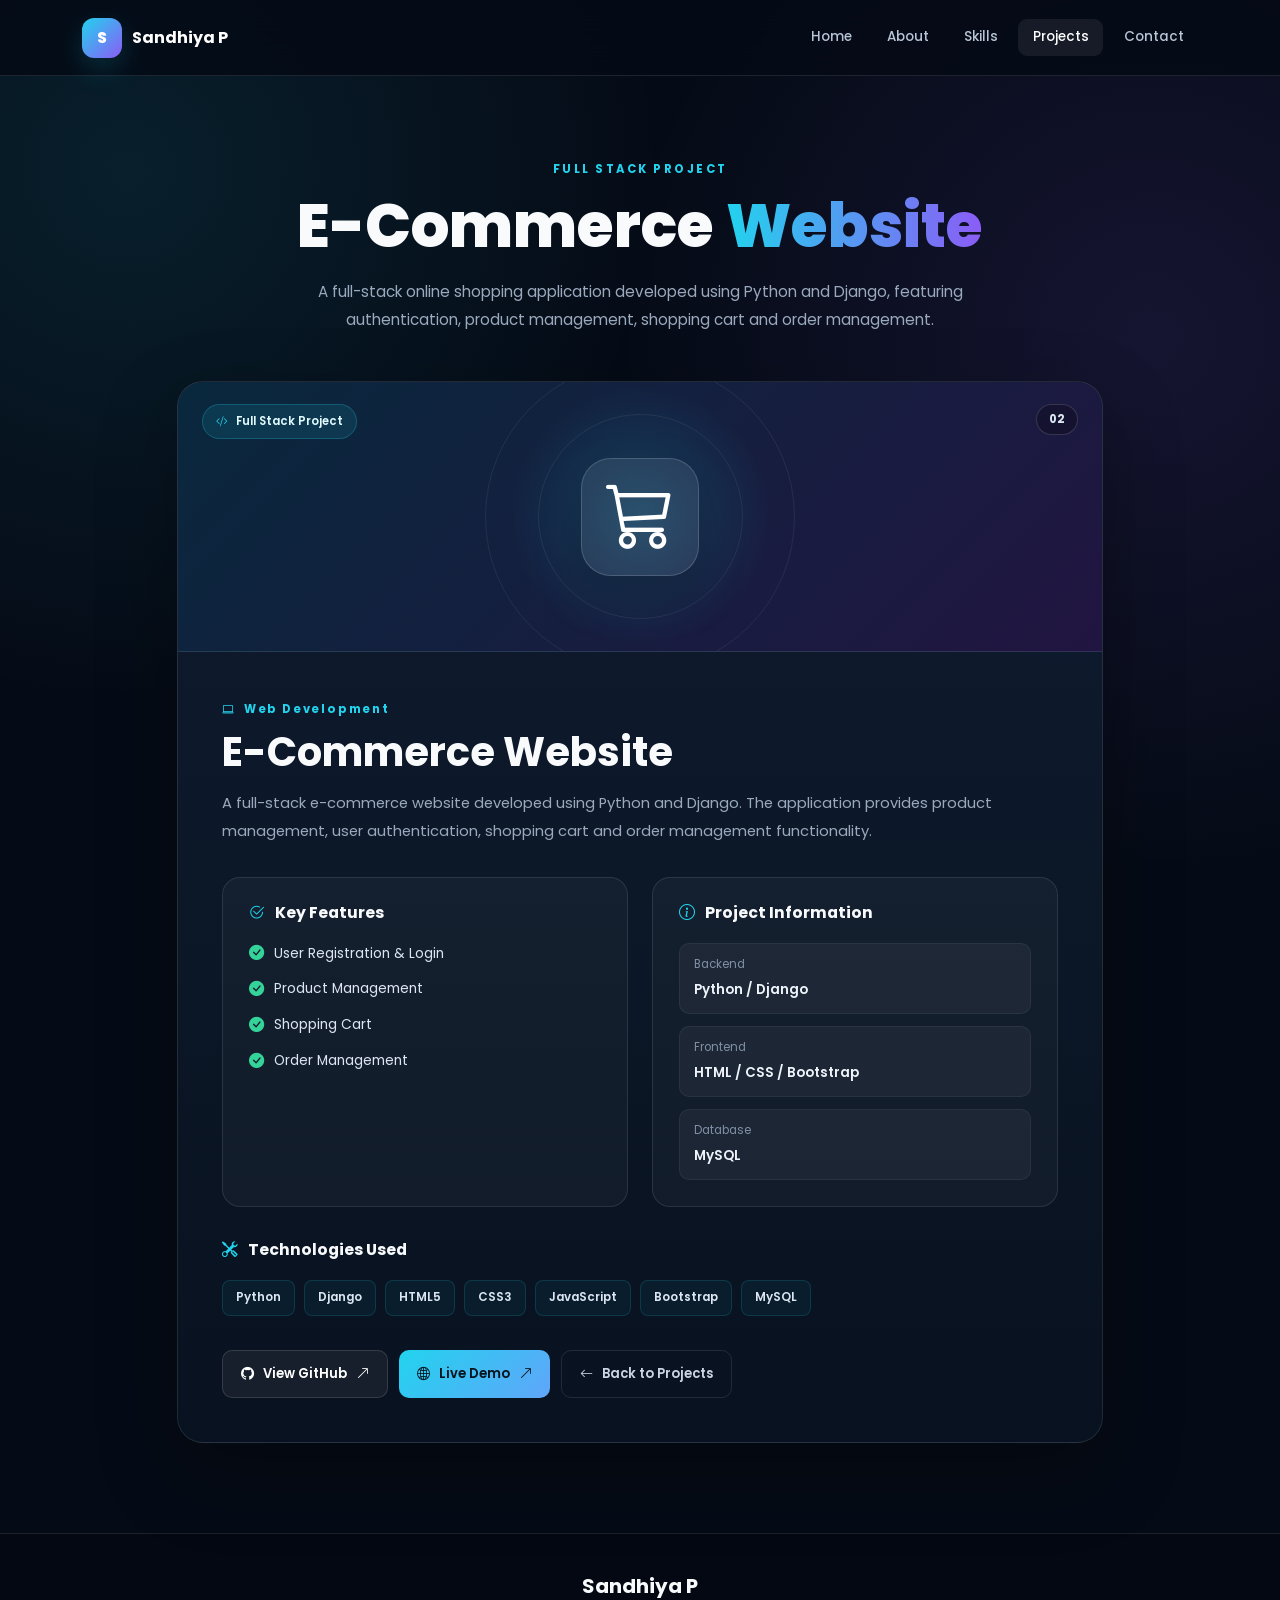
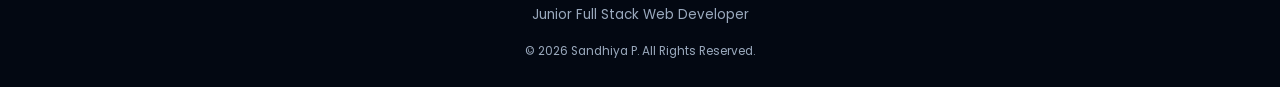
<file: ecommerc.html>
<!DOCTYPE html>
<html lang="en">

<head>
    <meta charset="UTF-8">
    <meta name="viewport" content="width=device-width, initial-scale=1.0">

    <meta name="description"
        content="E-Commerce Website project developed by Sandhiya P using Python, Django, Bootstrap and SQL.">

    <title>E-Commerce Website | Sandhiya P</title>

    <!-- Bootstrap -->
    <link href="https://cdn.jsdelivr.net/npm/bootstrap@5.3.3/dist/css/bootstrap.min.css" rel="stylesheet">

    <!-- Bootstrap Icons -->
    <link rel="stylesheet" href="https://cdn.jsdelivr.net/npm/bootstrap-icons@1.11.3/font/bootstrap-icons.min.css">

    <!-- Google Font -->
    <link rel="preconnect" href="https://fonts.googleapis.com">
    <link rel="preconnect" href="https://fonts.gstatic.com" crossorigin>

    <link href="https://fonts.googleapis.com/css2?family=Poppins:wght@400;500;600;700;800&display=swap"
        rel="stylesheet">

    <style>
        /* =====================================================
           ROOT VARIABLES
        ===================================================== */

        :root {
            --bg: #050b16;
            --surface: #0b1424;
            --surface-light: #111e31;

            --text: #f8fafc;
            --text-light: #dce6f2;
            --muted: #9aa9bd;

            --border: rgba(255, 255, 255, 0.10);

            --cyan: #22d3ee;
            --blue: #3b82f6;
            --violet: #8b5cf6;
            --green: #34d399;
        }


        /* =====================================================
           GLOBAL
        ===================================================== */

        * {
            box-sizing: border-box;
            margin: 0;
            padding: 0;
        }

        html {
            scroll-behavior: smooth;
        }

        body {
            min-height: 100vh;
            padding-top: 76px;

            font-family: "Poppins", sans-serif;

            color: var(--text);

            background:
                radial-gradient(circle at 10% 10%,
                    rgba(34, 211, 238, 0.10),
                    transparent 28%),
                radial-gradient(circle at 90% 20%,
                    rgba(139, 92, 246, 0.12),
                    transparent 30%),
                var(--bg);
        }

        a {
            text-decoration: none;
        }


        /* =====================================================
           NAVBAR
        ===================================================== */

        .navbar {
            min-height: 76px;

            background: rgba(5, 11, 22, 0.88) !important;

            backdrop-filter: blur(18px);
            -webkit-backdrop-filter: blur(18px);

            border-bottom: 1px solid var(--border);
        }

        .navbar-brand {
            display: flex;
            align-items: center;
            gap: 10px;

            color: #ffffff !important;

            font-size: 1rem;
        }

        .logo {
            width: 40px;
            height: 40px;

            display: inline-flex;
            align-items: center;
            justify-content: center;

            border-radius: 12px;

            font-weight: 800;

            color: #ffffff;

            background:
                linear-gradient(135deg,
                    var(--cyan),
                    var(--violet));

            box-shadow:
                0 10px 28px rgba(34, 211, 238, 0.18);
        }

        .navbar-nav {
            gap: 6px;
        }

        .nav-link {
            padding: 0.55rem 0.9rem !important;

            border-radius: 9px;

            color: #b8c5d6 !important;

            font-size: 0.84rem;
            font-weight: 500;

            transition: all 0.25s ease;
        }

        .nav-link:hover,
        .nav-link.active {
            color: #ffffff !important;

            background: rgba(255, 255, 255, 0.07);
        }

        .navbar-toggler {
            border-color: rgba(255, 255, 255, 0.15);
        }


        /* =====================================================
           PROJECT SECTION
        ===================================================== */

        .ecommerce-section {
            min-height: calc(100vh - 76px);

            padding: 80px 0 90px;
        }

        .project-header {
            max-width: 760px;

            margin: 0 auto 48px;

            text-align: center;
        }

        .header-label {
            display: inline-flex;

            margin-bottom: 14px;

            color: var(--cyan);

            font-size: 0.72rem;
            font-weight: 700;

            letter-spacing: 2.5px;
            text-transform: uppercase;
        }

        .project-header h1 {
            margin-bottom: 0;

            font-size: clamp(2.2rem, 5vw, 3.8rem);

            line-height: 1.12;

            font-weight: 800;
        }

        .project-header h1 span {
            background:
                linear-gradient(90deg,
                    var(--cyan),
                    var(--violet));

            -webkit-background-clip: text;
            background-clip: text;

            color: transparent;
        }

        .project-header p {
            max-width: 680px;

            margin: 18px auto 0;

            color: var(--muted);

            font-size: 0.95rem;
            line-height: 1.8;
        }


        /* =====================================================
           PROJECT CARD
        ===================================================== */

        .ecommerce-card {
            overflow: hidden;

            border: 1px solid var(--border);
            border-radius: 26px;

            background:
                linear-gradient(180deg,
                    rgba(16, 29, 49, 0.97),
                    rgba(8, 18, 32, 0.98));

            box-shadow:
                0 30px 80px rgba(0, 0, 0, 0.30);

            transition:
                transform 0.3s ease,
                border-color 0.3s ease;
        }

        .ecommerce-card:hover {
            transform: translateY(-4px);

            border-color:
                rgba(34, 211, 238, 0.18);
        }


        /* =====================================================
           HERO
        ===================================================== */

        .ecommerce-hero {
            position: relative;

            min-height: 270px;

            display: flex;
            align-items: center;
            justify-content: center;

            overflow: hidden;

            background:
                radial-gradient(circle at 50% 50%,
                    rgba(34, 211, 238, 0.20),
                    transparent 27%),
                linear-gradient(135deg,
                    #09283d,
                    #211541);

            border-bottom: 1px solid var(--border);
        }

        .ecommerce-hero::before,
        .ecommerce-hero::after {
            content: "";

            position: absolute;

            border: 1px solid rgba(255, 255, 255, 0.07);

            border-radius: 50%;
        }

        .ecommerce-hero::before {
            width: 310px;
            height: 310px;
        }

        .ecommerce-hero::after {
            width: 205px;
            height: 205px;
        }


        /* =====================================================
           PROJECT ICON
        ===================================================== */

        .ecommerce-icon {
            position: relative;
            z-index: 2;

            width: 118px;
            height: 118px;

            display: flex;
            align-items: center;
            justify-content: center;

            border-radius: 30px;

            background: rgba(255, 255, 255, 0.08);

            border: 1px solid rgba(255, 255, 255, 0.16);

            box-shadow:
                0 20px 45px rgba(0, 0, 0, 0.25);
        }

        .ecommerce-icon i {
            color: #ffffff;

            font-size: 4.3rem;
        }


        /* =====================================================
           PROJECT BADGES
        ===================================================== */

        .project-number {
            position: absolute;

            top: 22px;
            right: 24px;

            padding: 6px 12px;

            border-radius: 999px;

            color: #dce6f2;

            font-size: 0.72rem;
            font-weight: 700;

            background: rgba(0, 0, 0, 0.25);

            border: 1px solid rgba(255, 255, 255, 0.15);
        }

        .project-status {
            position: absolute;

            top: 22px;
            left: 24px;

            display: inline-flex;
            align-items: center;
            gap: 8px;

            padding: 8px 13px;

            border-radius: 999px;

            color: #e1fbff;

            font-size: 0.72rem;
            font-weight: 600;

            background:
                rgba(34, 211, 238, 0.10);

            border:
                1px solid rgba(34, 211, 238, 0.23);
        }

        .project-status i {
            color: var(--cyan);
        }


        /* =====================================================
           CONTENT
        ===================================================== */

        .ecommerce-content {
            padding: 44px;
        }

        .project-category {
            display: inline-flex;
            align-items: center;
            gap: 8px;

            margin-bottom: 10px;

            color: var(--cyan);

            font-size: 0.72rem;
            font-weight: 700;

            letter-spacing: 1.8px;
        }

        .ecommerce-content h2 {
            margin-bottom: 14px;

            font-size: clamp(1.8rem, 4vw, 2.5rem);

            line-height: 1.2;

            font-weight: 700;
        }

        .project-description {
            max-width: 900px;

            margin-bottom: 0;

            color: var(--muted);

            font-size: 0.92rem;

            line-height: 1.85;
        }


        /* =====================================================
           INFO BOX
        ===================================================== */

        .info-box {
            height: 100%;

            padding: 26px;

            border-radius: 18px;

            background:
                rgba(255, 255, 255, 0.035);

            border:
                1px solid var(--border);

            transition: all 0.25s ease;
        }

        .info-box:hover {
            transform: translateY(-3px);

            background:
                rgba(255, 255, 255, 0.045);

            border-color:
                rgba(34, 211, 238, 0.20);
        }

        .info-box h4,
        .technology-section h4 {
            display: flex;
            align-items: center;
            gap: 10px;

            margin-bottom: 20px;

            font-size: 0.98rem;
            font-weight: 700;
        }

        .info-box h4 i,
        .technology-section h4 i {
            color: var(--cyan);
        }


        /* =====================================================
           FEATURES
        ===================================================== */

        .feature-list {
            list-style: none;

            padding: 0;
            margin: 0;

            display: grid;
            gap: 13px;
        }

        .feature-list li {
            display: flex;
            align-items: center;
            gap: 10px;

            color: var(--text-light);

            font-size: 0.86rem;
        }

        .feature-list i {
            color: var(--green);

            font-size: 0.95rem;
        }


        /* =====================================================
           PROJECT INFORMATION
        ===================================================== */

        .project-info {
            display: grid;
            gap: 12px;
        }

        .project-info div {
            padding: 12px 14px;

            border-radius: 10px;

            background:
                rgba(255, 255, 255, 0.045);

            border:
                1px solid rgba(255, 255, 255, 0.06);
        }

        .project-info span {
            display: block;

            margin-bottom: 4px;

            color: #8190a5;

            font-size: 0.72rem;
        }

        .project-info strong {
            color: #eef4fa;

            font-size: 0.84rem;
            font-weight: 600;
        }


        /* =====================================================
           TECHNOLOGIES
        ===================================================== */

        .technology-section {
            padding-top: 34px;
        }

        .technology-list {
            display: flex;
            flex-wrap: wrap;
            gap: 9px;
        }

        .technology-list span {
            padding: 8px 13px;

            border-radius: 8px;

            color: #dce6f2;

            font-size: 0.74rem;
            font-weight: 600;

            background:
                rgba(34, 211, 238, 0.055);

            border:
                1px solid rgba(34, 211, 238, 0.15);

            transition: all 0.2s ease;
        }

        .technology-list span:hover {
            transform: translateY(-2px);

            background:
                rgba(34, 211, 238, 0.10);

            border-color:
                rgba(34, 211, 238, 0.30);
        }


        /* =====================================================
           ACTION BUTTONS
        ===================================================== */

        .action-buttons {
            display: flex;
            flex-wrap: wrap;
            gap: 11px;

            margin-top: 34px;
        }

        .action-btn {
            min-height: 48px;

            display: inline-flex;
            align-items: center;
            justify-content: center;
            gap: 9px;

            padding: 11px 18px;

            border-radius: 10px;

            font-size: 0.82rem;
            font-weight: 600;

            transition:
                transform 0.25s ease,
                box-shadow 0.25s ease,
                background 0.25s ease;
        }

        .action-btn:hover {
            transform: translateY(-3px);
        }


        /* GitHub */

        .github-btn {
            color: #ffffff;

            background: #171f2d;

            border:
                1px solid rgba(255, 255, 255, 0.13);
        }

        .github-btn:hover {
            color: #ffffff;

            background: #202b3d;

            box-shadow:
                0 10px 25px rgba(0, 0, 0, 0.20);
        }


        /* Live */

        .live-btn {
            color: #06131c;

            background:
                linear-gradient(135deg,
                    var(--cyan),
                    #60a5fa);

            border: none;
        }

        .live-btn:hover {
            color: #06131c;

            box-shadow:
                0 12px 28px rgba(34, 211, 238, 0.18);
        }


        /* Back */

        .back-btn {
            color: #cbd5e1;

            background: transparent;

            border:
                1px solid var(--border);
        }

        .back-btn:hover {
            color: #ffffff;

            background:
                rgba(255, 255, 255, 0.05);
        }


        /* =====================================================
           FOOTER
        ===================================================== */

        .project-footer {
            padding: 40px 0 26px;

            background: #030812;

            border-top: 1px solid var(--border);
        }

        .project-footer h5 {
            margin-bottom: 7px;

            font-weight: 700;
        }

        .project-footer p {
            margin-bottom: 0;

            color: var(--muted);

            font-size: 0.84rem;
        }

        .project-footer .copyright {
            margin-top: 18px;

            font-size: 0.74rem;
        }


        /* =====================================================
           TABLET
        ===================================================== */

        @media (max-width: 991.98px) {

            .ecommerce-content {
                padding: 36px;
            }

            .action-buttons {
                margin-top: 30px;
            }
        }


        /* =====================================================
           MOBILE
        ===================================================== */

        @media (max-width: 767.98px) {

            body {
                padding-top: 68px;
            }

            .navbar {
                min-height: 68px;
            }

            .ecommerce-section {
                padding: 58px 0 65px;
            }

            .project-header {
                margin-bottom: 32px;
            }

            .project-header p {
                font-size: 0.86rem;
            }

            .ecommerce-hero {
                min-height: 220px;
            }

            .ecommerce-icon {
                width: 92px;
                height: 92px;

                border-radius: 24px;
            }

            .ecommerce-icon i {
                font-size: 3.2rem;
            }

            .project-status {
                top: 15px;
                left: 15px;

                padding: 7px 10px;

                font-size: 0.65rem;
            }

            .project-number {
                top: 15px;
                right: 15px;

                padding: 5px 10px;

                font-size: 0.65rem;
            }

            .ecommerce-content {
                padding: 28px 22px;
            }

            .info-box {
                padding: 22px;
            }

            .technology-section {
                padding-top: 28px;
            }

            .action-buttons {
                flex-direction: column;

                gap: 10px;
            }

            .action-btn {
                width: 100%;
            }
        }


        /* =====================================================
           SMALL MOBILE
        ===================================================== */

        @media (max-width: 420px) {

            .project-header h1 {
                font-size: 2rem;
            }

            .ecommerce-hero {
                min-height: 205px;
            }

            .ecommerce-content {
                padding: 25px 18px;
            }

            .info-box {
                padding: 20px;
            }
        }
    </style>

</head>


<body>


    <!-- =====================================================
         NAVBAR
    ===================================================== -->

    <nav class="navbar navbar-expand-lg navbar-dark fixed-top">

        <div class="container">

            <a class="navbar-brand fw-bold" href="index.html">

                <span class="logo">S</span>

                <span>Sandhiya P</span>

            </a>


            <button class="navbar-toggler" type="button" data-bs-toggle="collapse" data-bs-target="#navbarMenu"
                aria-controls="navbarMenu" aria-expanded="false" aria-label="Toggle navigation">

                <span class="navbar-toggler-icon"></span>

            </button>


            <div class="collapse navbar-collapse" id="navbarMenu">

                <ul class="navbar-nav ms-auto">

                    <li class="nav-item">
                        <a class="nav-link" href="index.html">
                            Home
                        </a>
                    </li>

                    <li class="nav-item">
                        <a class="nav-link" href="about.html">
                            About
                        </a>
                    </li>

                    <li class="nav-item">
                        <a class="nav-link" href="skills.html">
                            Skills
                        </a>
                    </li>

                    <li class="nav-item">
                        <a class="nav-link active" href="projects.html" aria-current="page">
                            Projects
                        </a>
                    </li>

                    <li class="nav-item">
                        <a class="nav-link" href="contact.html">
                            Contact
                        </a>
                    </li>

                </ul>

            </div>

        </div>

    </nav>



    <!-- =====================================================
         PROJECT SECTION
    ===================================================== -->

    <main>

        <section class="ecommerce-section">

            <div class="container">


                <!-- PAGE HEADER -->

                <div class="project-header">

                    <span class="header-label">
                        Full Stack Project
                    </span>

                    <h1>
                        E-Commerce
                        <span>Website</span>
                    </h1>

                    <p>
                        A full-stack online shopping application developed
                        using Python and Django, featuring authentication,
                        product management, shopping cart and order
                        management.
                    </p>

                </div>



                <!-- PROJECT CARD -->

                <div class="row justify-content-center">

                    <div class="col-xl-10 col-lg-11">

                        <article class="ecommerce-card">


                            <!-- HERO -->

                            <div class="ecommerce-hero">

                                <div class="ecommerce-icon" aria-hidden="true">

                                    <i class="bi bi-cart3"></i>

                                </div>


                                <span class="project-status">

                                    <i class="bi bi-code-slash"></i>

                                    Full Stack Project

                                </span>


                                <span class="project-number">
                                    02
                                </span>

                            </div>



                            <!-- CONTENT -->

                            <div class="ecommerce-content">


                                <!-- CATEGORY -->

                                <div class="project-category">

                                    <i class="bi bi-laptop"></i>

                                    Web Development

                                </div>


                                <!-- TITLE -->

                                <h2>
                                    E-Commerce Website
                                </h2>


                                <!-- DESCRIPTION -->

                                <p class="project-description">

                                    A full-stack e-commerce website developed
                                    using Python and Django. The application
                                    provides product management, user
                                    authentication, shopping cart and order
                                    management functionality.

                                </p>



                                <!-- DETAILS -->

                                <div class="row g-4 mt-2">


                                    <!-- FEATURES -->

                                    <div class="col-lg-6">

                                        <div class="info-box">

                                            <h4>

                                                <i class="bi bi-check2-circle"></i>

                                                Key Features

                                            </h4>


                                            <ul class="feature-list">

                                                <li>
                                                    <i class="bi bi-check-circle-fill"></i>
                                                    User Registration & Login
                                                </li>

                                                <li>
                                                    <i class="bi bi-check-circle-fill"></i>
                                                    Product Management
                                                </li>

                                                <li>
                                                    <i class="bi bi-check-circle-fill"></i>
                                                    Shopping Cart
                                                </li>

                                                <li>
                                                    <i class="bi bi-check-circle-fill"></i>
                                                    Order Management
                                                </li>

                                            </ul>

                                        </div>

                                    </div>



                                    <!-- PROJECT INFORMATION -->

                                    <div class="col-lg-6">

                                        <div class="info-box">

                                            <h4>

                                                <i class="bi bi-info-circle"></i>

                                                Project Information

                                            </h4>


                                            <div class="project-info">

                                                <div>

                                                    <span>Backend</span>

                                                    <strong>
                                                        Python / Django
                                                    </strong>

                                                </div>


                                                <div>

                                                    <span>Frontend</span>

                                                    <strong>
                                                        HTML / CSS / Bootstrap
                                                    </strong>

                                                </div>


                                                <div>

                                                    <span>Database</span>

                                                    <strong>
                                                        MySQL
                                                    </strong>

                                                </div>

                                            </div>

                                        </div>

                                    </div>

                                </div>



                                <!-- TECHNOLOGIES -->

                                <div class="technology-section">

                                    <h4>

                                        <i class="bi bi-tools"></i>

                                        Technologies Used

                                    </h4>


                                    <div class="technology-list">

                                        <span>Python</span>
                                        <span>Django</span>
                                        <span>HTML5</span>
                                        <span>CSS3</span>
                                        <span>JavaScript</span>
                                        <span>Bootstrap</span>
                                        <span>MySQL</span>

                                    </div>

                                </div>



                                <!-- ACTION BUTTONS -->

                                <div class="action-buttons">


                                    <!-- GITHUB -->

                                    <a href="http://127.0.0.1:8000/mystore/" target="_blank" rel="noopener noreferrer"
                                        class="action-btn github-btn">

                                        <i class="bi bi-github"></i>

                                        <span>
                                            View GitHub
                                        </span>

                                        <i class="bi bi-arrow-up-right"></i>

                                    </a>



                                    <!-- LIVE DEMO -->

                                    <a href="http://127.0.0.1:8000/mystore/" target="_blank" rel="noopener noreferrer"
                                        class="action-btn live-btn">

                                        <i class="bi bi-globe2"></i>

                                        <span>
                                            Live Demo
                                        </span>

                                        <i class="bi bi-arrow-up-right"></i>

                                    </a>



                                    <!-- BACK -->

                                    <a href="projects.html" class="action-btn back-btn">

                                        <i class="bi bi-arrow-left"></i>

                                        <span>
                                            Back to Projects
                                        </span>

                                    </a>

                                </div>

                            </div>

                        </article>

                    </div>

                </div>

            </div>

        </section>

    </main>



    <!-- =====================================================
         FOOTER
    ===================================================== -->

    <footer class="project-footer">

        <div class="container text-center">

            <h5>
                Sandhiya P
            </h5>

            <p>
                Junior Full Stack Web Developer
            </p>

            <p class="copyright">
                © 2026 Sandhiya P. All Rights Reserved.
            </p>

        </div>

    </footer>



    <!-- Bootstrap JS -->

    <script src="https://cdn.jsdelivr.net/npm/bootstrap@5.3.3/dist/js/bootstrap.bundle.min.js">
    </script>

</body>

</html>
</file>
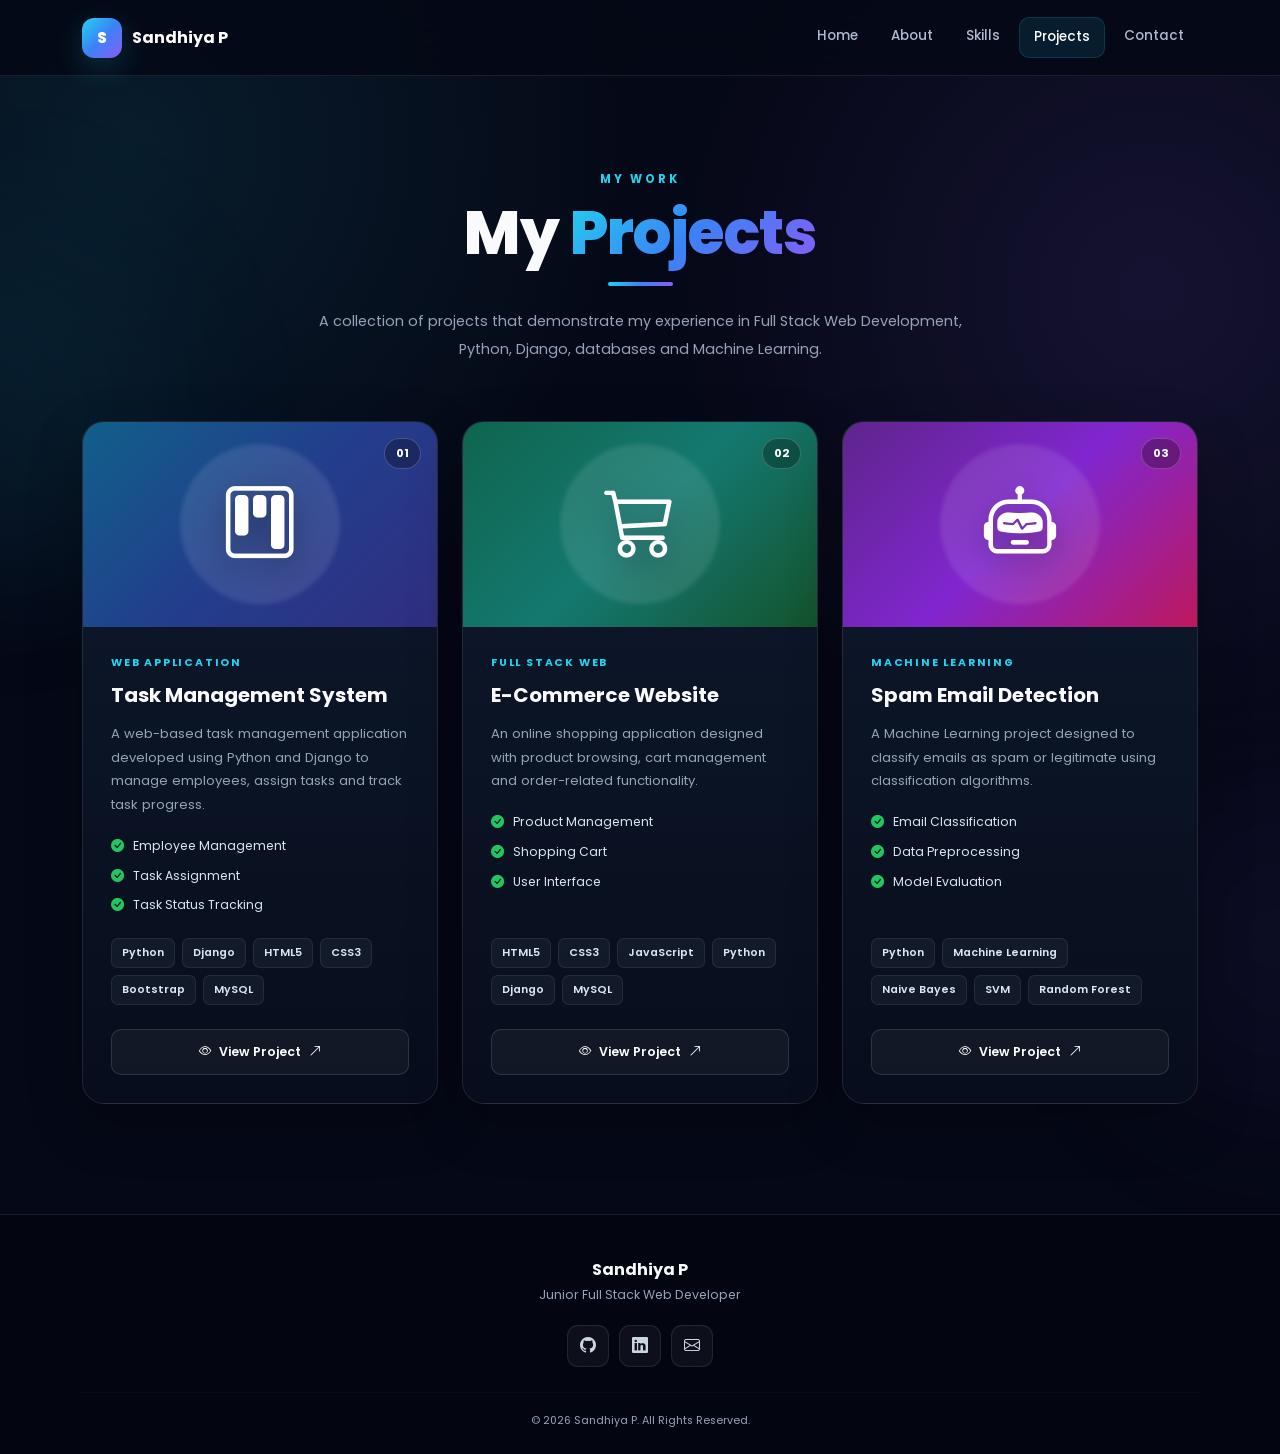
<file: projects.html>
<!DOCTYPE html>
<html lang="en">

<head>

    <meta charset="UTF-8">
    <meta name="viewport" content="width=device-width, initial-scale=1.0">

    <meta name="description" content="Projects portfolio of Sandhiya P - Junior Full Stack Web Developer">

    <title>Projects | Sandhiya P</title>


    <!-- =====================================================
         GOOGLE FONT
    ====================================================== -->

    <link rel="preconnect" href="https://fonts.googleapis.com">

    <link rel="preconnect" href="https://fonts.gstatic.com" crossorigin>

    <link href="https://fonts.googleapis.com/css2?family=Poppins:wght@400;500;600;700;800&display=swap"
        rel="stylesheet">


    <!-- =====================================================
         BOOTSTRAP
    ====================================================== -->

    <link href="https://cdn.jsdelivr.net/npm/bootstrap@5.3.3/dist/css/bootstrap.min.css" rel="stylesheet">


    <!-- =====================================================
         BOOTSTRAP ICONS
    ====================================================== -->

    <link rel="stylesheet" href="https://cdn.jsdelivr.net/npm/bootstrap-icons@1.11.3/font/bootstrap-icons.min.css">


    <!-- =====================================================
         CUSTOM CSS
    ====================================================== -->

    <style>
        /* =====================================================
           ROOT VARIABLES
        ====================================================== */

        :root {

            --bg: #050816;
            --bg-light: #091225;

            --card: rgba(15, 23, 42, 0.82);

            --text: #f8fafc;
            --muted: #94a3b8;

            --cyan: #22d3ee;
            --blue: #3b82f6;
            --purple: #8b5cf6;

            --green: #22c55e;

            --border: rgba(255, 255, 255, 0.09);

            --gradient:
                linear-gradient(135deg,
                    var(--cyan),
                    var(--blue),
                    var(--purple));
        }


        /* =====================================================
           RESET
        ====================================================== */

        * {
            margin: 0;
            padding: 0;
            box-sizing: border-box;
        }


        html {
            scroll-behavior: smooth;
        }


        body {

            font-family: "Poppins", sans-serif;

            color: var(--text);

            background:

                radial-gradient(circle at 10% 10%,
                    rgba(34, 211, 238, 0.10),
                    transparent 30%),

                radial-gradient(circle at 90% 20%,
                    rgba(139, 92, 246, 0.12),
                    transparent 30%),

                var(--bg);

            min-height: 100vh;

            padding-top: 76px;
        }


        a {
            text-decoration: none;
        }


        /* =====================================================
           NAVBAR
        ====================================================== */

        .navbar {

            min-height: 76px;

            background:
                rgba(5, 8, 22, 0.88) !important;

            backdrop-filter:
                blur(18px);

            -webkit-backdrop-filter:
                blur(18px);

            border-bottom:
                1px solid var(--border);

        }


        .navbar-brand {

            display: flex;

            align-items: center;

            gap: 10px;

            color: white !important;

            font-size: 1rem;

            font-weight: 700;

        }


        .logo {

            width: 40px;

            height: 40px;

            display: flex;

            align-items: center;

            justify-content: center;

            border-radius: 12px;

            background: var(--gradient);

            color: white;

            font-size: 1rem;

            font-weight: 800;

            box-shadow:
                0 10px 30px rgba(34, 211, 238, 0.20);

        }


        .navbar-nav {

            gap: 5px;

        }


        .nav-link {

            color: #aebbd0 !important;

            font-size: 0.84rem;

            font-weight: 500;

            padding:
                9px 14px !important;

            border-radius: 10px;

            transition:
                all 0.25s ease;

        }


        .nav-link:hover {

            color: white !important;

            background:
                rgba(255, 255, 255, 0.06);

        }


        .nav-link.active {

            color: white !important;

            background:
                rgba(34, 211, 238, 0.10);

            border:
                1px solid rgba(34, 211, 238, 0.15);

        }


        .navbar-toggler {

            border:
                1px solid rgba(255, 255, 255, 0.15);

            padding: 7px 10px;

        }


        /* =====================================================
           PROJECT SECTION
        ====================================================== */

        .projects-section {

            padding:
                90px 0 110px;

            position: relative;

            overflow: hidden;
        }


        .projects-section::before {

            content: "";

            position: absolute;

            width: 350px;

            height: 350px;

            top: 150px;

            left: -180px;

            background:
                rgba(34, 211, 238, 0.05);

            filter:
                blur(80px);

            border-radius: 50%;

            pointer-events: none;
        }


        .projects-section::after {

            content: "";

            position: absolute;

            width: 350px;

            height: 350px;

            bottom: 100px;

            right: -180px;

            background:
                rgba(139, 92, 246, 0.06);

            filter:
                blur(80px);

            border-radius: 50%;

            pointer-events: none;
        }


        .projects-container {

            position: relative;

            z-index: 1;
        }


        /* =====================================================
           SECTION TITLE
        ====================================================== */

        .section-title {

            max-width: 760px;

            margin:
                0 auto 58px;

            text-align: center;

        }


        .small-title {

            display: inline-block;

            color: var(--cyan);

            font-size: 0.72rem;

            font-weight: 700;

            letter-spacing: 3px;

            margin-bottom: 12px;

        }


        .section-title h1 {

            font-size:
                clamp(2.4rem, 5vw, 3.8rem);

            line-height: 1.1;

            font-weight: 800;

            letter-spacing: -1px;

            margin-bottom: 15px;

        }


        .section-title h1 span {

            background:
                var(--gradient);

            -webkit-background-clip: text;

            background-clip: text;

            color: transparent;

        }


        .title-line {

            width: 65px;

            height: 4px;

            margin:
                0 auto 22px;

            border-radius: 50px;

            background:
                var(--gradient);

        }


        .section-description {

            max-width: 650px;

            margin: auto;

            color: var(--muted);

            font-size: 0.9rem;

            line-height: 1.9;

        }


        /* =====================================================
           PROJECT CARD
        ====================================================== */

        .project-card {

            height: 100%;

            display: flex;

            flex-direction: column;

            overflow: hidden;

            position: relative;

            border:
                1px solid var(--border);

            border-radius: 22px;

            background:
                linear-gradient(180deg,
                    rgba(15, 27, 47, 0.96),
                    rgba(7, 13, 28, 0.98));

            box-shadow:
                0 20px 55px rgba(0, 0, 0, 0.22);

            transition:
                transform 0.35s ease,
                border-color 0.35s ease,
                box-shadow 0.35s ease;

        }


        .project-card:hover {

            transform:
                translateY(-10px);

            border-color:
                rgba(34, 211, 238, 0.30);

            box-shadow:
                0 30px 70px rgba(0, 0, 0, 0.35);

        }


        /* =====================================================
           PROJECT TOP
        ====================================================== */

        .project-image {

            min-height: 205px;

            position: relative;

            display: flex;

            align-items: center;

            justify-content: center;

            overflow: hidden;

        }


        .project-image::before {

            content: "";

            position: absolute;

            width: 160px;

            height: 160px;

            border-radius: 50%;

            background:
                rgba(255, 255, 255, 0.10);

            filter:
                blur(2px);

            transition:
                transform 0.5s ease;

        }


        .project-card:hover .project-image::before {

            transform:
                scale(1.5);

        }


        .project-image::after {

            content: "";

            position: absolute;

            inset: 0;

            background:
                linear-gradient(135deg,
                    rgba(255, 255, 255, 0.04),
                    transparent);

        }


        .project-image i {

            position: relative;

            z-index: 2;

            font-size: 4.5rem;

            color: white;

            text-shadow:
                0 10px 30px rgba(0, 0, 0, 0.35);

            transition:
                transform 0.35s ease;

        }


        .project-card:hover .project-image i {

            transform:
                scale(1.12) rotate(-4deg);

        }


        /* PROJECT COLORS */

        .task-project {

            background:
                linear-gradient(135deg,
                    #075985,
                    #1e3a8a,
                    #312e81);

        }


        .ecommerce-project {

            background:
                linear-gradient(135deg,
                    #065f46,
                    #0f766e,
                    #14532d);

        }


        .ml-project {

            background:
                linear-gradient(135deg,
                    #581c87,
                    #7e22ce,
                    #be185d);

        }


        /* =====================================================
           PROJECT NUMBER
        ====================================================== */

        .project-number {

            position: absolute;

            z-index: 5;

            top: 16px;

            right: 16px;

            padding:
                6px 11px;

            border-radius: 50px;

            color: white;

            background:
                rgba(0, 0, 0, 0.28);

            border:
                1px solid rgba(255, 255, 255, 0.20);

            backdrop-filter:
                blur(8px);

            font-size: 0.7rem;

            font-weight: 700;

        }


        /* =====================================================
           PROJECT CONTENT
        ====================================================== */

        .project-content {

            flex: 1;

            padding:
                28px;

            display: flex;

            flex-direction: column;

        }


        .project-category {

            display: inline-block;

            color: var(--cyan);

            font-size: 0.67rem;

            font-weight: 700;

            letter-spacing: 1.8px;

            margin-bottom: 10px;

        }


        .project-content h3 {

            font-size: 1.25rem;

            line-height: 1.4;

            font-weight: 700;

            margin-bottom: 13px;

        }


        .project-content>p {

            color: var(--muted);

            font-size: 0.82rem;

            line-height: 1.8;

            margin-bottom: 20px;

        }


        /* =====================================================
           FEATURES
        ====================================================== */

        .project-features {

            list-style: none;

            padding: 0;

            margin:
                0 0 22px;

            display: grid;

            gap: 10px;

        }


        .project-features li {

            display: flex;

            align-items: center;

            gap: 9px;

            color: #dce6f2;

            font-size: 0.77rem;

        }


        .project-features i {

            color: var(--green);

            font-size: 0.82rem;

        }


        /* =====================================================
           TECHNOLOGY TAGS
        ====================================================== */

        .tech-tags {

            display: flex;

            flex-wrap: wrap;

            gap: 7px;

            margin-top: auto;

            margin-bottom: 24px;

        }


        .tech-tags span {

            padding:
                6px 10px;

            border-radius: 7px;

            color: #dbe7f4;

            background:
                rgba(255, 255, 255, 0.045);

            border:
                1px solid rgba(255, 255, 255, 0.08);

            font-size: 0.68rem;

            font-weight: 600;

            transition:
                all 0.2s ease;

        }


        .tech-tags span:hover {

            color: white;

            border-color:
                rgba(34, 211, 238, 0.30);

            background:
                rgba(34, 211, 238, 0.07);

            transform:
                translateY(-2px);

        }


        /* =====================================================
           PROJECT BUTTON
        ====================================================== */

        .project-btn {

            width: 100%;

            min-height: 46px;

            display: flex;

            align-items: center;

            justify-content: center;

            gap: 8px;

            border-radius: 10px;

            color: white !important;

            background:
                rgba(255, 255, 255, 0.045);

            border:
                1px solid rgba(255, 255, 255, 0.12);

            font-size: 0.78rem;

            font-weight: 600;

            transition:
                all 0.25s ease;

        }


        .project-btn:hover {

            color: white !important;

            border-color:
                transparent;

            background:
                var(--gradient);

            transform:
                translateY(-2px);

            box-shadow:
                0 12px 28px rgba(34, 211, 238, 0.14);

        }


        /* =====================================================
           FOOTER
        ====================================================== */

        footer {

            padding:
                45px 0 25px;

            background:
                #030611;

            border-top:
                1px solid var(--border);

        }


        footer h5 {

            font-size: 1rem;

            font-weight: 700;

            margin-bottom: 7px;

        }


        footer p {

            color: var(--muted);

            font-size: 0.78rem;

        }


        .footer-social {

            display: flex;

            justify-content: center;

            gap: 10px;

            margin:
                20px 0;

        }


        .footer-social a {

            width: 42px;

            height: 42px;

            display: flex;

            align-items: center;

            justify-content: center;

            border-radius: 11px;

            color: #cbd5e1;

            background:
                rgba(255, 255, 255, 0.045);

            border:
                1px solid var(--border);

            transition:
                all 0.25s ease;

        }


        .footer-social a:hover {

            color: white;

            transform:
                translateY(-4px);

            background:
                var(--gradient);

            border-color:
                transparent;

        }


        footer hr {

            border-color:
                var(--border);

            margin:
                25px auto 20px;

        }


        .copyright {

            margin: 0;

            font-size: 0.68rem;

        }


        /* =====================================================
           RESPONSIVE
        ====================================================== */

        @media (max-width: 991.98px) {

            .projects-section {

                padding:
                    70px 0 85px;

            }

        }


        @media (max-width: 767.98px) {

            body {

                padding-top: 68px;

            }


            .navbar {

                min-height: 68px;

            }


            .projects-section {

                padding:
                    55px 0 70px;

            }


            .section-title {

                margin-bottom:
                    40px;

            }


            .section-title h1 {

                font-size:
                    2.35rem;

            }


            .section-description {

                font-size:
                    0.82rem;

            }


            .project-image {

                min-height:
                    175px;

            }


            .project-content {

                padding:
                    23px;

            }


            .project-image i {

                font-size:
                    3.8rem;

            }

        }


        @media (max-width: 400px) {

            .section-title h1 {

                font-size:
                    2rem;

            }


            .project-content {

                padding:
                    20px;

            }

        }
    </style>

</head>


<body>


    <!-- =====================================================
         NAVBAR
    ====================================================== -->

    <nav class="navbar navbar-expand-lg navbar-dark fixed-top">

        <div class="container">


            <!-- BRAND -->

            <a class="navbar-brand" href="index.html">

                <span class="logo">
                    S
                </span>

                <span>
                    Sandhiya P
                </span>

            </a>


            <!-- MOBILE MENU -->

            <button class="navbar-toggler" type="button" data-bs-toggle="collapse" data-bs-target="#navbarMenu"
                aria-controls="navbarMenu" aria-expanded="false" aria-label="Toggle navigation">

                <span class="navbar-toggler-icon"></span>

            </button>


            <!-- NAVIGATION -->

            <div class="collapse navbar-collapse" id="navbarMenu">

                <ul class="navbar-nav ms-auto">


                    <li class="nav-item">

                        <a class="nav-link" href="index.html">

                            Home

                        </a>

                    </li>


                    <li class="nav-item">

                        <a class="nav-link" href="about.html">

                            About

                        </a>

                    </li>


                    <li class="nav-item">

                        <a class="nav-link" href="skills.html">

                            Skills

                        </a>

                    </li>


                    <li class="nav-item">

                        <a class="nav-link active" href="projects.html" aria-current="page">

                            Projects

                        </a>

                    </li>


                    <li class="nav-item">

                        <a class="nav-link" href="contact.html">

                            Contact

                        </a>

                    </li>


                </ul>

            </div>

        </div>

    </nav>



    <!-- =====================================================
         PROJECTS
    ====================================================== -->

    <main class="projects-section">

        <div class="container projects-container">


            <!-- =================================================
                 SECTION HEADER
            ================================================== -->

            <header class="section-title">

                <p class="small-title">
                    MY WORK
                </p>


                <h1>
                    My <span>Projects</span>
                </h1>


                <div class="title-line"></div>


                <p class="section-description">

                    A collection of projects that demonstrate my
                    experience in Full Stack Web Development,
                    Python, Django, databases and Machine Learning.

                </p>

            </header>



            <!-- =================================================
                 PROJECT GRID
            ================================================== -->

            <div class="row g-4">


                <!-- =================================================
                     PROJECT 01
                ================================================== -->

                <div class="col-lg-4 col-md-6">

                    <article class="project-card">


                        <!-- IMAGE -->

                        <div class="project-image task-project">

                            <i class="bi bi-kanban"></i>


                            <span class="project-number">
                                01
                            </span>

                        </div>


                        <!-- CONTENT -->

                        <div class="project-content">


                            <span class="project-category">
                                WEB APPLICATION
                            </span>


                            <h3>
                                Task Management System
                            </h3>


                            <p>

                                A web-based task management
                                application developed using
                                Python and Django to manage
                                employees, assign tasks and
                                track task progress.

                            </p>


                            <!-- FEATURES -->

                            <ul class="project-features">

                                <li>
                                    <i class="bi bi-check-circle-fill"></i>
                                    Employee Management
                                </li>

                                <li>
                                    <i class="bi bi-check-circle-fill"></i>
                                    Task Assignment
                                </li>

                                <li>
                                    <i class="bi bi-check-circle-fill"></i>
                                    Task Status Tracking
                                </li>

                            </ul>


                            <!-- TECHNOLOGIES -->

                            <div class="tech-tags">

                                <span>Python</span>
                                <span>Django</span>
                                <span>HTML5</span>
                                <span>CSS3</span>
                                <span>Bootstrap</span>
                                <span>MySQL</span>

                            </div>


                            <!-- BUTTON -->

                            <a href="task.html" class="project-btn">

                                <i class="bi bi-eye"></i>

                                View Project

                                <i class="bi bi-arrow-up-right"></i>

                            </a>


                        </div>

                    </article>

                </div>



                <!-- =================================================
                     PROJECT 02
                ================================================== -->

                <div class="col-lg-4 col-md-6">

                    <article class="project-card">


                        <!-- IMAGE -->

                        <div class="project-image ecommerce-project">

                            <i class="bi bi-cart3"></i>


                            <span class="project-number">
                                02
                            </span>

                        </div>


                        <!-- CONTENT -->

                        <div class="project-content">


                            <span class="project-category">
                                FULL STACK WEB
                            </span>


                            <h3>
                                E-Commerce Website
                            </h3>


                            <p>

                                An online shopping application
                                designed with product browsing,
                                cart management and
                                order-related functionality.

                            </p>


                            <!-- FEATURES -->

                            <ul class="project-features">

                                <li>
                                    <i class="bi bi-check-circle-fill"></i>
                                    Product Management
                                </li>

                                <li>
                                    <i class="bi bi-check-circle-fill"></i>
                                    Shopping Cart
                                </li>

                                <li>
                                    <i class="bi bi-check-circle-fill"></i>
                                    User Interface
                                </li>

                            </ul>


                            <!-- TECHNOLOGIES -->

                            <div class="tech-tags">

                                <span>HTML5</span>
                                <span>CSS3</span>
                                <span>JavaScript</span>
                                <span>Python</span>
                                <span>Django</span>
                                <span>MySQL</span>

                            </div>


                            <!-- BUTTON -->

                            <a href="ecommerc.html" class="project-btn">

                                <i class="bi bi-eye"></i>

                                View Project

                                <i class="bi bi-arrow-up-right"></i>

                            </a>


                        </div>

                    </article>

                </div>



                <!-- =================================================
                     PROJECT 03
                ================================================== -->

                <div class="col-lg-4 col-md-6">

                    <article class="project-card">


                        <!-- IMAGE -->

                        <div class="project-image ml-project">

                            <i class="bi bi-robot"></i>


                            <span class="project-number">
                                03
                            </span>

                        </div>


                        <!-- CONTENT -->

                        <div class="project-content">


                            <span class="project-category">
                                MACHINE LEARNING
                            </span>


                            <h3>
                                Spam Email Detection
                            </h3>


                            <p>

                                A Machine Learning project
                                designed to classify emails as
                                spam or legitimate using
                                classification algorithms.

                            </p>


                            <!-- FEATURES -->

                            <ul class="project-features">

                                <li>
                                    <i class="bi bi-check-circle-fill"></i>
                                    Email Classification
                                </li>

                                <li>
                                    <i class="bi bi-check-circle-fill"></i>
                                    Data Preprocessing
                                </li>

                                <li>
                                    <i class="bi bi-check-circle-fill"></i>
                                    Model Evaluation
                                </li>

                            </ul>


                            <!-- TECHNOLOGIES -->

                            <div class="tech-tags">

                                <span>Python</span>
                                <span>Machine Learning</span>
                                <span>Naive Bayes</span>
                                <span>SVM</span>
                                <span>Random Forest</span>

                            </div>


                            <!-- BUTTON -->

                            <a href="spamemail.html" class="project-btn">

                                <i class="bi bi-eye"></i>

                                View Project

                                <i class="bi bi-arrow-up-right"></i>

                            </a>


                        </div>

                    </article>

                </div>


            </div>

        </div>

    </main>



    <!-- =====================================================
         FOOTER
    ====================================================== -->

    <footer>

        <div class="container text-center">


            <h5>
                Sandhiya P
            </h5>


            <p>
                Junior Full Stack Web Developer
            </p>


            <div class="footer-social">


                <!-- GITHUB -->

                <a href="https://github.com/sdnas161-cloud/MyProject/" target="_blank" rel="noopener noreferrer"
                    aria-label="GitHub">

                    <i class="bi bi-github"></i>

                </a>


                <!-- LINKEDIN -->

                <a href="https://www.linkedin.com/in/sandhiya-pitchaimuthu-785701353/" target="_blank"
                    rel="noopener noreferrer" aria-label="LinkedIn">

                    <i class="bi bi-linkedin"></i>

                </a>


                <!-- EMAIL -->

                <a href="mailto:sdnas161gmail@gmail.com" aria-label="Email">

                    <i class="bi bi-envelope"></i>

                </a>


            </div>


            <hr>


            <p class="copyright">

                © 2026 Sandhiya P.
                All Rights Reserved.

            </p>


        </div>

    </footer>



    <!-- =====================================================
         BOOTSTRAP JS
    ====================================================== -->

    <script src="https://cdn.jsdelivr.net/npm/bootstrap@5.3.3/dist/js/bootstrap.bundle.min.js">
    </script>


</body>

</html>
</file>
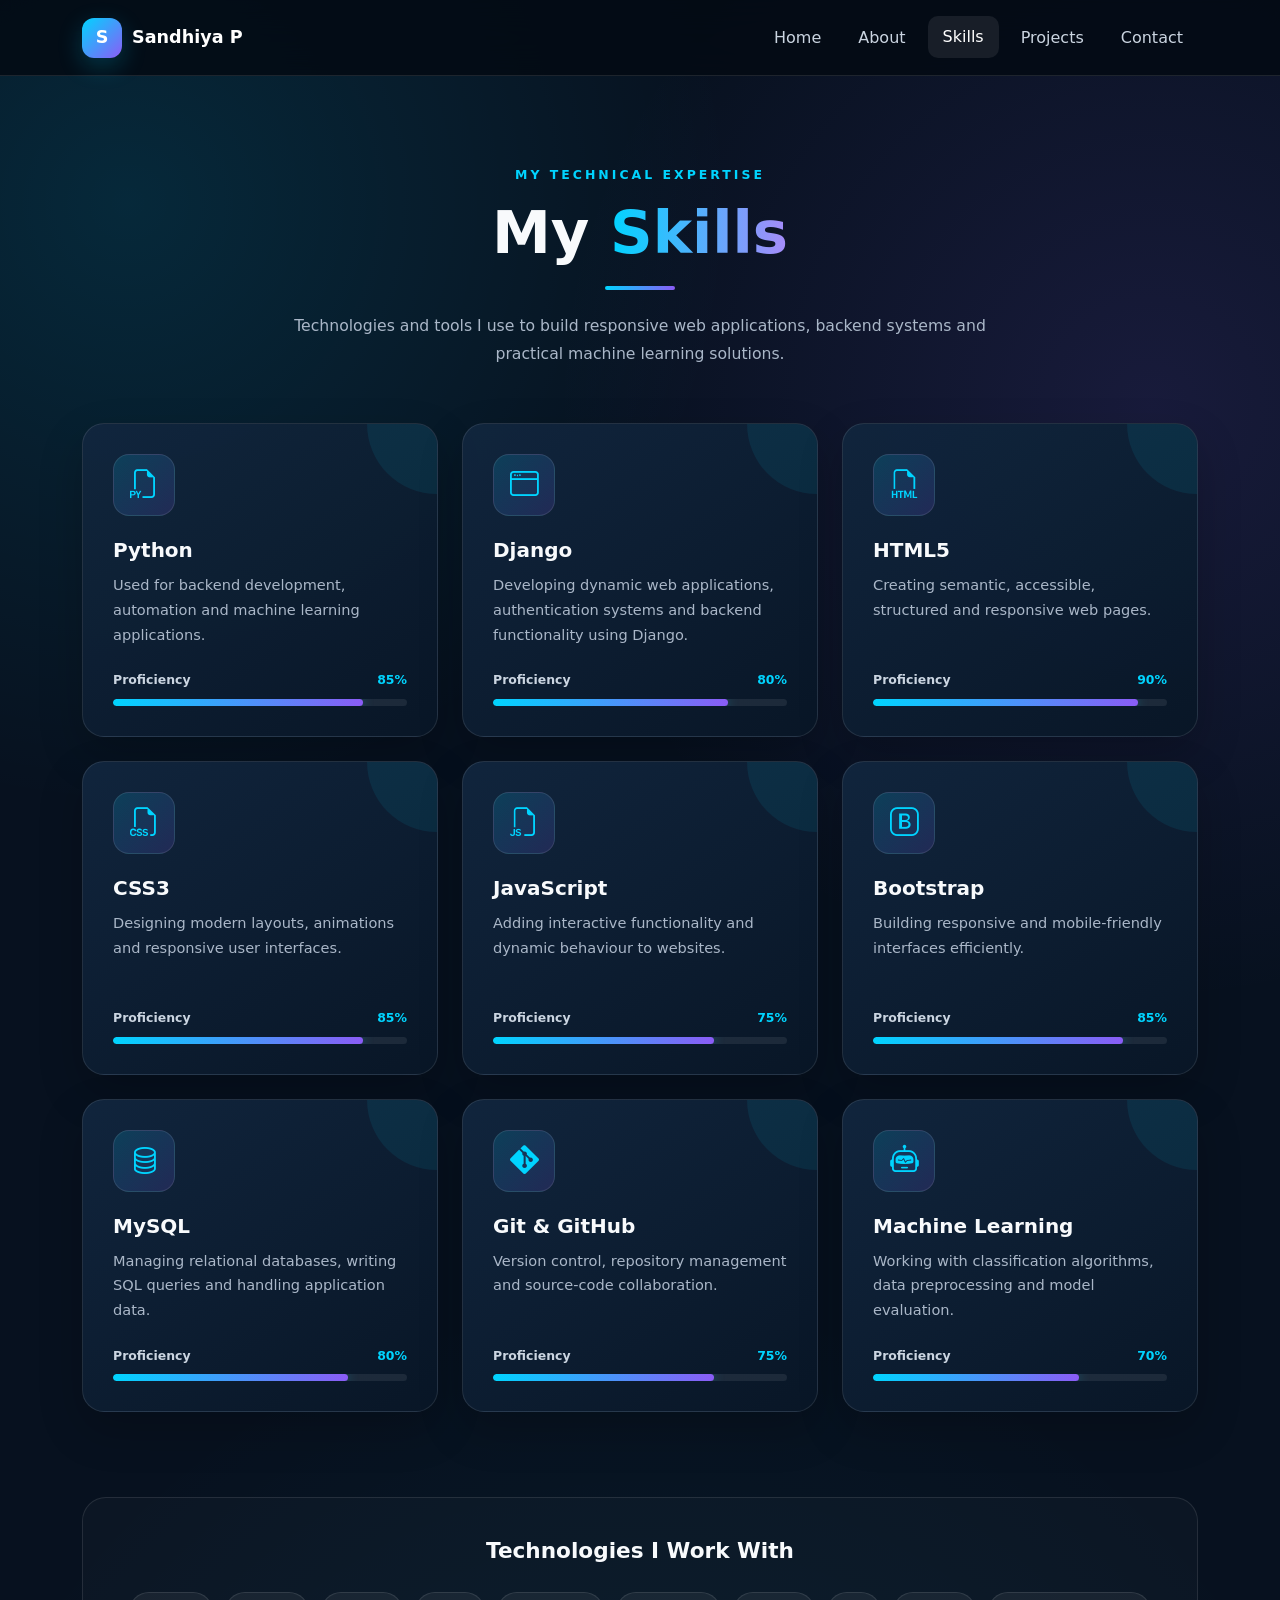
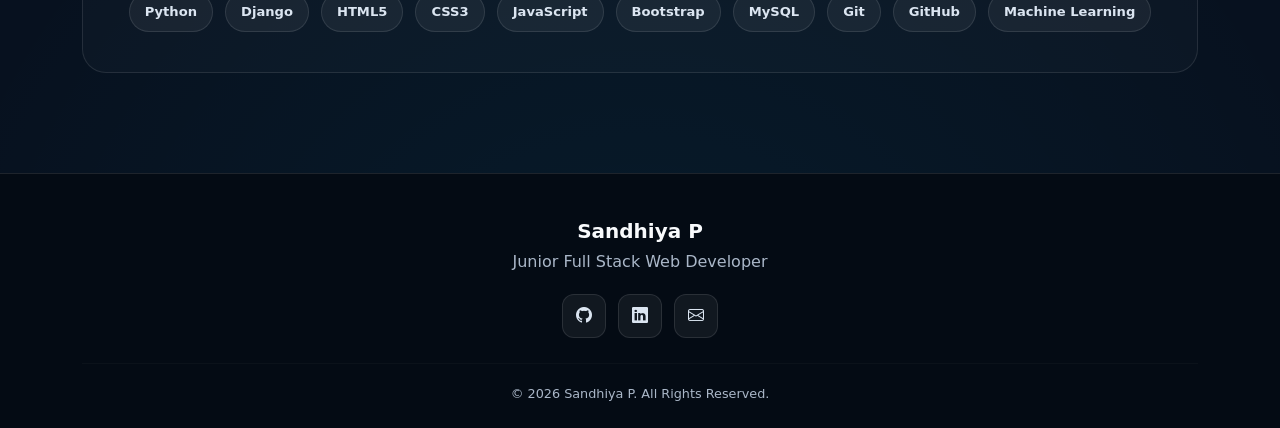
<file: skills.html>
<!DOCTYPE html>
<html lang="en">

<head>

    <meta charset="UTF-8">
    <meta name="viewport" content="width=device-width, initial-scale=1.0">

    <title>Skills | Sandhiya P</title>

    <!-- Bootstrap -->
    <link href="https://cdn.jsdelivr.net/npm/bootstrap@5.3.3/dist/css/bootstrap.min.css" rel="stylesheet">

    <!-- Bootstrap Icons -->
    <link rel="stylesheet" href="https://cdn.jsdelivr.net/npm/bootstrap-icons@1.11.3/font/bootstrap-icons.min.css">

    <style>
        /* =====================================================
           GLOBAL
        ===================================================== */

        :root {
            --bg: #07111f;
            --bg-dark: #040b14;
            --card: rgba(15, 31, 51, 0.92);
            --text: #f8fafc;
            --muted: #aab7c8;

            --cyan: #00d4ff;
            --purple: #8b5cf6;

            --border: rgba(255, 255, 255, 0.10);
        }

        * {
            box-sizing: border-box;
        }

        html {
            scroll-behavior: smooth;
        }

        body {
            margin: 0;
            padding-top: 76px;

            font-family:
                Inter,
                system-ui,
                -apple-system,
                BlinkMacSystemFont,
                "Segoe UI",
                sans-serif;

            color: var(--text);

            background:
                radial-gradient(circle at 10% 10%,
                    rgba(0, 212, 255, 0.12),
                    transparent 28%),
                radial-gradient(circle at 90% 20%,
                    rgba(139, 92, 246, 0.13),
                    transparent 30%),
                radial-gradient(circle at 50% 100%,
                    rgba(0, 212, 255, 0.06),
                    transparent 35%),
                var(--bg);

            min-height: 100vh;
        }


        /* =====================================================
           NAVBAR
        ===================================================== */

        .navbar {
            min-height: 76px;

            background: rgba(4, 11, 20, 0.88);

            backdrop-filter: blur(18px);
            -webkit-backdrop-filter: blur(18px);

            border-bottom: 1px solid var(--border);
        }

        .navbar-brand {
            display: flex;
            align-items: center;
            gap: 10px;

            color: #ffffff !important;

            font-size: 1.1rem;
        }

        .logo {
            width: 40px;
            height: 40px;

            display: flex;
            align-items: center;
            justify-content: center;

            border-radius: 12px;

            background:
                linear-gradient(135deg,
                    var(--cyan),
                    var(--purple));

            color: #ffffff;

            font-size: 1.1rem;
            font-weight: 800;

            box-shadow:
                0 8px 25px rgba(0, 212, 255, 0.22);
        }

        .navbar-nav {
            gap: 7px;
        }

        .nav-link {
            color: #cbd5e1 !important;

            padding: 9px 15px !important;

            border-radius: 10px;

            transition: all 0.25s ease;
        }

        .nav-link:hover,
        .nav-link.active {
            color: #ffffff !important;

            background:
                rgba(255, 255, 255, 0.08);

            transform: translateY(-1px);
        }

        .navbar-toggler {
            border-color: rgba(255, 255, 255, 0.2);
        }


        /* =====================================================
           SKILLS SECTION
        ===================================================== */

        .skills-section {
            padding: 90px 0 100px;
        }


        /* =====================================================
           SECTION TITLE
        ===================================================== */

        .section-title {
            max-width: 760px;

            margin: 0 auto 55px;
        }

        .small-title {
            margin-bottom: 12px;

            color: var(--cyan);

            font-size: 0.78rem;
            font-weight: 800;

            letter-spacing: 3px;
            text-transform: uppercase;
        }

        .section-title h1 {
            margin: 0;

            font-size: clamp(2.4rem,
                    5vw,
                    3.7rem);

            font-weight: 800;
        }

        .section-title h1 span {
            background:
                linear-gradient(90deg,
                    var(--cyan),
                    #a78bfa);

            -webkit-background-clip: text;
            background-clip: text;

            color: transparent;
        }

        .title-line {
            width: 70px;
            height: 4px;

            margin: 18px auto 22px;

            border-radius: 50px;

            background:
                linear-gradient(90deg,
                    var(--cyan),
                    var(--purple));
        }

        .section-description {
            margin: 0;

            color: var(--muted);

            line-height: 1.8;

            font-size: 0.98rem;
        }


        /* =====================================================
           SKILL CARD
        ===================================================== */

        .skill-card {
            position: relative;

            height: 100%;

            padding: 30px;

            overflow: hidden;

            border: 1px solid var(--border);

            border-radius: 22px;

            background:
                linear-gradient(145deg,
                    rgba(17, 38, 62, 0.96),
                    rgba(9, 23, 39, 0.96));

            box-shadow:
                0 18px 45px rgba(0, 0, 0, 0.20);

            transition:
                transform 0.3s ease,
                border-color 0.3s ease,
                box-shadow 0.3s ease;
        }

        .skill-card::before {
            content: "";

            position: absolute;

            width: 140px;
            height: 140px;

            right: -70px;
            top: -70px;

            border-radius: 50%;

            background:
                rgba(0, 212, 255, 0.08);

            transition: 0.3s ease;
        }

        .skill-card:hover {
            transform: translateY(-9px);

            border-color:
                rgba(0, 212, 255, 0.35);

            box-shadow:
                0 25px 60px rgba(0, 0, 0, 0.32);
        }

        .skill-card:hover::before {
            transform: scale(1.5);
        }


        /* =====================================================
           SKILL ICON
        ===================================================== */

        .skill-icon {
            width: 62px;
            height: 62px;

            display: flex;
            align-items: center;
            justify-content: center;

            margin-bottom: 22px;

            border-radius: 16px;

            background:
                linear-gradient(135deg,
                    rgba(0, 212, 255, 0.16),
                    rgba(139, 92, 246, 0.16));

            border: 1px solid rgba(255, 255, 255, 0.10);

            color: var(--cyan);

            font-size: 1.8rem;

            transition: 0.3s ease;
        }

        .skill-card:hover .skill-icon {
            color: #ffffff;

            background:
                linear-gradient(135deg,
                    var(--cyan),
                    var(--purple));

            transform: rotate(-4deg) scale(1.05);
        }


        /* =====================================================
           SKILL TEXT
        ===================================================== */

        .skill-card h3 {
            margin-bottom: 11px;

            font-size: 1.25rem;
            font-weight: 750;
        }

        .skill-card p {
            min-height: 75px;

            margin-bottom: 23px;

            color: var(--muted);

            font-size: 0.91rem;
            line-height: 1.7;
        }


        /* =====================================================
           PROGRESS
        ===================================================== */

        .progress-info {
            display: flex;

            justify-content: space-between;

            margin-bottom: 9px;

            color: #cbd5e1;

            font-size: 0.78rem;
            font-weight: 650;
        }

        .progress-info span:last-child {
            color: var(--cyan);
        }

        .progress {
            height: 7px;

            overflow: hidden;

            border-radius: 50px;

            background:
                rgba(255, 255, 255, 0.08);
        }

        .progress-bar {
            position: relative;

            border-radius: 50px;

            background:
                linear-gradient(90deg,
                    var(--cyan),
                    var(--purple));

            box-shadow:
                0 0 12px rgba(0, 212, 255, 0.35);
        }


        /* =====================================================
           TECHNOLOGY SECTION
        ===================================================== */

        .technology-section {
            margin-top: 85px;

            padding: 40px 30px;

            border: 1px solid var(--border);

            border-radius: 24px;

            background:
                rgba(255, 255, 255, 0.025);
        }

        .technology-section h2 {
            margin-bottom: 28px;

            font-size: 1.35rem;
            font-weight: 750;
        }

        .technology-list {
            display: flex;

            flex-wrap: wrap;

            justify-content: center;

            gap: 12px;
        }

        .technology-list span {
            padding: 9px 15px;

            border-radius: 50px;

            color: #dbe5f1;

            font-size: 0.82rem;
            font-weight: 650;

            background:
                rgba(255, 255, 255, 0.055);

            border: 1px solid var(--border);

            transition: 0.25s ease;
        }

        .technology-list span:hover {
            color: #ffffff;

            border-color:
                rgba(0, 212, 255, 0.35);

            background:
                linear-gradient(90deg,
                    rgba(0, 212, 255, 0.13),
                    rgba(139, 92, 246, 0.13));

            transform: translateY(-3px);
        }


        /* =====================================================
           FOOTER
        ===================================================== */

        footer {
            padding: 45px 0 25px;

            background: var(--bg-dark);

            border-top: 1px solid var(--border);
        }

        footer h5 {
            margin-bottom: 7px;

            font-weight: 750;
        }

        footer p {
            margin-bottom: 15px;

            color: var(--muted);
        }

        .footer-social {
            display: flex;

            justify-content: center;

            gap: 12px;

            margin: 20px 0;
        }

        .footer-social a {
            width: 44px;
            height: 44px;

            display: flex;
            align-items: center;
            justify-content: center;

            border-radius: 12px;

            color: #dbe5f1;

            background:
                rgba(255, 255, 255, 0.055);

            border: 1px solid var(--border);

            text-decoration: none;

            transition: 0.25s ease;
        }

        .footer-social a:hover {
            color: #ffffff;

            transform: translateY(-4px);

            background:
                linear-gradient(135deg,
                    var(--cyan),
                    var(--purple));
        }

        footer hr {
            margin: 25px auto 20px;

            border-color: var(--border);
        }

        .copyright {
            margin: 0;

            font-size: 0.8rem;
        }


        /* =====================================================
           RESPONSIVE
        ===================================================== */

        @media (max-width: 767.98px) {

            body {
                padding-top: 68px;
            }

            .navbar {
                min-height: 68px;
            }

            .skills-section {
                padding: 65px 0 75px;
            }

            .section-title {
                margin-bottom: 38px;
            }

            .skill-card {
                padding: 25px;
            }

            .technology-section {
                margin-top: 55px;
                padding: 30px 20px;
            }

        }
    </style>

</head>


<body>


    <!-- =====================================================
     NAVBAR
===================================================== -->

    <nav class="navbar navbar-expand-lg navbar-dark fixed-top">

        <div class="container">

            <a class="navbar-brand fw-bold" href="index.html">

                <span class="logo">S</span>

                Sandhiya P

            </a>


            <button class="navbar-toggler" type="button" data-bs-toggle="collapse" data-bs-target="#navbarMenu"
                aria-label="Toggle navigation">

                <span class="navbar-toggler-icon"></span>

            </button>


            <div class="collapse navbar-collapse" id="navbarMenu">

                <ul class="navbar-nav ms-auto">

                    <li class="nav-item">
                        <a class="nav-link" href="index.html">
                            Home
                        </a>
                    </li>

                    <li class="nav-item">
                        <a class="nav-link" href="about.html">
                            About
                        </a>
                    </li>

                    <li class="nav-item">
                        <a class="nav-link active" href="skills.html">
                            Skills
                        </a>
                    </li>

                    <li class="nav-item">
                        <a class="nav-link" href="projects.html">
                            Projects
                        </a>
                    </li>

                    <li class="nav-item">
                        <a class="nav-link" href="contact.html">
                            Contact
                        </a>
                    </li>

                </ul>

            </div>

        </div>

    </nav>


    <!-- =====================================================
     SKILLS
===================================================== -->

    <section class="skills-section">

        <div class="container">


            <!-- SECTION TITLE -->

            <div class="section-title text-center">

                <p class="small-title">
                    MY TECHNICAL EXPERTISE
                </p>

                <h1>
                    My <span>Skills</span>
                </h1>

                <div class="title-line"></div>

                <p class="section-description">

                    Technologies and tools I use to build
                    responsive web applications, backend systems
                    and practical machine learning solutions.

                </p>

            </div>


            <!-- =================================================
             SKILL CARDS
        ================================================= -->

            <div class="row g-4">


                <!-- PYTHON -->

                <div class="col-md-6 col-lg-4">

                    <div class="skill-card">

                        <div class="skill-icon">
                            <i class="bi bi-filetype-py"></i>
                        </div>

                        <h3>Python</h3>

                        <p>
                            Used for backend development,
                            automation and machine learning
                            applications.
                        </p>

                        <div class="skill-progress">

                            <div class="progress-info">
                                <span>Proficiency</span>
                                <span>85%</span>
                            </div>

                            <div class="progress">
                                <div class="progress-bar" style="width:85%">
                                </div>
                            </div>

                        </div>

                    </div>

                </div>


                <!-- DJANGO -->

                <div class="col-md-6 col-lg-4">

                    <div class="skill-card">

                        <div class="skill-icon">
                            <i class="bi bi-window"></i>
                        </div>

                        <h3>Django</h3>

                        <p>
                            Developing dynamic web applications,
                            authentication systems and backend
                            functionality using Django.
                        </p>

                        <div class="skill-progress">

                            <div class="progress-info">
                                <span>Proficiency</span>
                                <span>80%</span>
                            </div>

                            <div class="progress">
                                <div class="progress-bar" style="width:80%">
                                </div>
                            </div>

                        </div>

                    </div>

                </div>


                <!-- HTML -->

                <div class="col-md-6 col-lg-4">

                    <div class="skill-card">

                        <div class="skill-icon">
                            <i class="bi bi-filetype-html"></i>
                        </div>

                        <h3>HTML5</h3>

                        <p>
                            Creating semantic, accessible,
                            structured and responsive web pages.
                        </p>

                        <div class="skill-progress">

                            <div class="progress-info">
                                <span>Proficiency</span>
                                <span>90%</span>
                            </div>

                            <div class="progress">
                                <div class="progress-bar" style="width:90%">
                                </div>
                            </div>

                        </div>

                    </div>

                </div>


                <!-- CSS -->

                <div class="col-md-6 col-lg-4">

                    <div class="skill-card">

                        <div class="skill-icon">
                            <i class="bi bi-filetype-css"></i>
                        </div>

                        <h3>CSS3</h3>

                        <p>
                            Designing modern layouts,
                            animations and responsive
                            user interfaces.
                        </p>

                        <div class="skill-progress">

                            <div class="progress-info">
                                <span>Proficiency</span>
                                <span>85%</span>
                            </div>

                            <div class="progress">
                                <div class="progress-bar" style="width:85%">
                                </div>
                            </div>

                        </div>

                    </div>

                </div>


                <!-- JAVASCRIPT -->

                <div class="col-md-6 col-lg-4">

                    <div class="skill-card">

                        <div class="skill-icon">
                            <i class="bi bi-filetype-js"></i>
                        </div>

                        <h3>JavaScript</h3>

                        <p>
                            Adding interactive functionality
                            and dynamic behaviour to websites.
                        </p>

                        <div class="skill-progress">

                            <div class="progress-info">
                                <span>Proficiency</span>
                                <span>75%</span>
                            </div>

                            <div class="progress">
                                <div class="progress-bar" style="width:75%">
                                </div>
                            </div>

                        </div>

                    </div>

                </div>


                <!-- BOOTSTRAP -->

                <div class="col-md-6 col-lg-4">

                    <div class="skill-card">

                        <div class="skill-icon">
                            <i class="bi bi-bootstrap"></i>
                        </div>

                        <h3>Bootstrap</h3>

                        <p>
                            Building responsive and
                            mobile-friendly interfaces efficiently.
                        </p>

                        <div class="skill-progress">

                            <div class="progress-info">
                                <span>Proficiency</span>
                                <span>85%</span>
                            </div>

                            <div class="progress">
                                <div class="progress-bar" style="width:85%">
                                </div>
                            </div>

                        </div>

                    </div>

                </div>


                <!-- MYSQL -->

                <div class="col-md-6 col-lg-4">

                    <div class="skill-card">

                        <div class="skill-icon">
                            <i class="bi bi-database"></i>
                        </div>

                        <h3>MySQL</h3>

                        <p>
                            Managing relational databases,
                            writing SQL queries and handling
                            application data.
                        </p>

                        <div class="skill-progress">

                            <div class="progress-info">
                                <span>Proficiency</span>
                                <span>80%</span>
                            </div>

                            <div class="progress">
                                <div class="progress-bar" style="width:80%">
                                </div>
                            </div>

                        </div>

                    </div>

                </div>


                <!-- GIT -->

                <div class="col-md-6 col-lg-4">

                    <div class="skill-card">

                        <div class="skill-icon">
                            <i class="bi bi-git"></i>
                        </div>

                        <h3>Git & GitHub</h3>

                        <p>
                            Version control, repository management
                            and source-code collaboration.
                        </p>

                        <div class="skill-progress">

                            <div class="progress-info">
                                <span>Proficiency</span>
                                <span>75%</span>
                            </div>

                            <div class="progress">
                                <div class="progress-bar" style="width:75%">
                                </div>
                            </div>

                        </div>

                    </div>

                </div>


                <!-- MACHINE LEARNING -->

                <div class="col-md-6 col-lg-4">

                    <div class="skill-card">

                        <div class="skill-icon">
                            <i class="bi bi-robot"></i>
                        </div>

                        <h3>Machine Learning</h3>

                        <p>
                            Working with classification algorithms,
                            data preprocessing and model evaluation.
                        </p>

                        <div class="skill-progress">

                            <div class="progress-info">
                                <span>Proficiency</span>
                                <span>70%</span>
                            </div>

                            <div class="progress">
                                <div class="progress-bar" style="width:70%">
                                </div>
                            </div>

                        </div>

                    </div>

                </div>

            </div>


            <!-- =================================================
             TECHNOLOGY TAGS
        ================================================= -->

            <div class="technology-section">

                <h2 class="text-center">
                    Technologies I Work With
                </h2>

                <div class="technology-list">

                    <span>Python</span>
                    <span>Django</span>
                    <span>HTML5</span>
                    <span>CSS3</span>
                    <span>JavaScript</span>
                    <span>Bootstrap</span>
                    <span>MySQL</span>
                    <span>Git</span>
                    <span>GitHub</span>
                    <span>Machine Learning</span>

                </div>

            </div>

        </div>

    </section>


    <!-- =====================================================
     FOOTER
===================================================== -->

    <footer>

        <div class="container text-center">

            <h5>
                Sandhiya P
            </h5>

            <p>
                Junior Full Stack Web Developer
            </p>

            <div class="footer-social">

                <a href="https://github.com/sdnas161-cloud/MyProject" aria-label="GitHub">
                    <i class="bi bi-github"></i>
                </a>

                <a href="https://www.linkedin.com/in/sandhiya-pitchaimuthu-785701353/" aria-label="LinkedIn">
                    <i class="bi bi-linkedin"></i>
                </a>

                <a href="mailto:sdnas161gmail.com" aria-label="Email">

                    <i class="bi bi-envelope"></i>

                </a>

            </div>

            <hr>

            <p class="copyright">
                © 2026 Sandhiya P. All Rights Reserved.
            </p>

        </div>

    </footer>


    <!-- Bootstrap JS -->

    <script src="https://cdn.jsdelivr.net/npm/bootstrap@5.3.3/dist/js/bootstrap.bundle.min.js"></script>

</body>

</html>
</file>
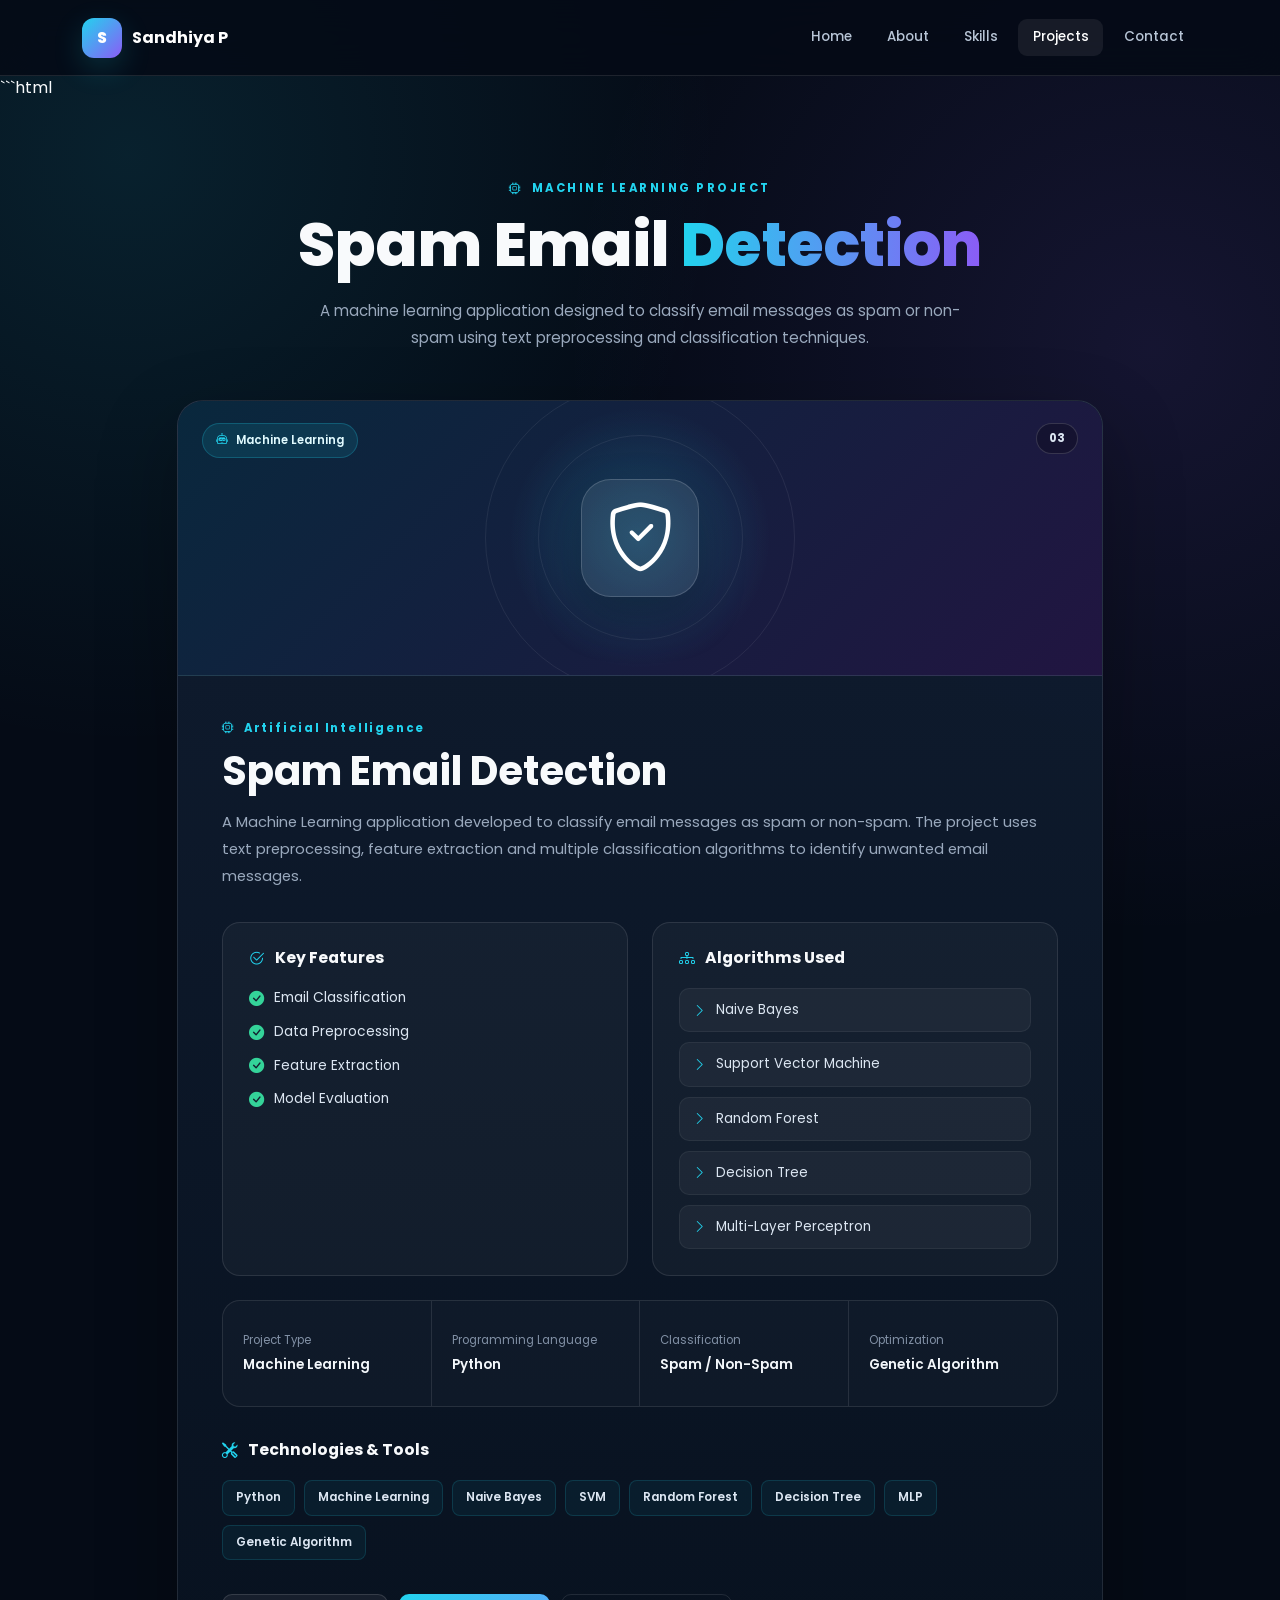
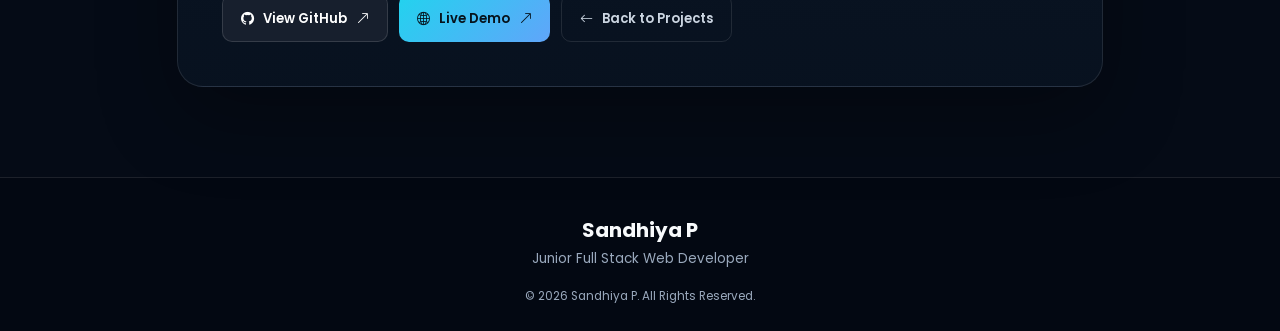
<file: spamemail.html>
```html
<!DOCTYPE html>
<html lang="en">

<head>

    <meta charset="UTF-8">
    <meta name="viewport" content="width=device-width, initial-scale=1.0">

    <meta name="description"
        content="Spam Email Detection Machine Learning project developed by Sandhiya P using Python and Machine Learning.">

    <title>Spam Email Detection | Sandhiya P</title>


    <!-- =====================================================
         BOOTSTRAP
    ====================================================== -->

    <link href="https://cdn.jsdelivr.net/npm/bootstrap@5.3.3/dist/css/bootstrap.min.css" rel="stylesheet">


    <!-- =====================================================
         BOOTSTRAP ICONS
    ====================================================== -->

    <link rel="stylesheet" href="https://cdn.jsdelivr.net/npm/bootstrap-icons@1.11.3/font/bootstrap-icons.min.css">


    <!-- =====================================================
         GOOGLE FONT
    ====================================================== -->

    <link rel="preconnect" href="https://fonts.googleapis.com">

    <link rel="preconnect" href="https://fonts.gstatic.com" crossorigin>

    <link href="https://fonts.googleapis.com/css2?family=Poppins:wght@400;500;600;700;800&display=swap"
        rel="stylesheet">


    <!-- =====================================================
         CUSTOM CSS
    ====================================================== -->

    <style>
        /* =====================================================
           ROOT
        ====================================================== */

        :root {
            --bg: #050b16;
            --surface: #0b1424;
            --surface-light: #101d31;

            --text: #f8fafc;
            --muted: #9aa9bd;
            --soft-text: #dce6f2;

            --line: rgba(255, 255, 255, 0.10);

            --cyan: #22d3ee;
            --blue: #3b82f6;
            --violet: #8b5cf6;
            --green: #34d399;
        }


        /* =====================================================
           GLOBAL
        ====================================================== */

        * {
            box-sizing: border-box;
            margin: 0;
            padding: 0;
        }

        html {
            scroll-behavior: smooth;
        }

        body {
            min-height: 100vh;

            padding-top: 76px;

            font-family: "Poppins", sans-serif;

            color: var(--text);

            background:
                radial-gradient(circle at 10% 8%,
                    rgba(34, 211, 238, 0.11),
                    transparent 28%),
                radial-gradient(circle at 90% 18%,
                    rgba(139, 92, 246, 0.12),
                    transparent 30%),
                var(--bg);
        }

        a {
            text-decoration: none;
        }


        /* =====================================================
           NAVBAR
        ====================================================== */

        .navbar {
            min-height: 76px;

            background:
                rgba(5, 11, 22, 0.88) !important;

            backdrop-filter: blur(18px);
            -webkit-backdrop-filter: blur(18px);

            border-bottom:
                1px solid var(--line);
        }

        .navbar-brand {
            display: flex;
            align-items: center;
            gap: 10px;

            color: #ffffff !important;

            font-size: 1rem;
            font-weight: 700;
        }

        .logo {
            width: 40px;
            height: 40px;

            display: inline-flex;
            align-items: center;
            justify-content: center;

            border-radius: 12px;

            color: #ffffff;

            font-size: 1rem;
            font-weight: 800;

            background:
                linear-gradient(135deg,
                    var(--cyan),
                    var(--violet));

            box-shadow:
                0 10px 30px rgba(34, 211, 238, 0.18);
        }

        .navbar-nav {
            gap: 6px;
        }

        .nav-link {
            padding: 0.55rem 0.9rem !important;

            border-radius: 9px;

            color: #b8c5d6 !important;

            font-size: 0.84rem;
            font-weight: 500;

            transition: all 0.25s ease;
        }

        .nav-link:hover,
        .nav-link.active {
            color: #ffffff !important;

            background:
                rgba(255, 255, 255, 0.07);
        }

        .navbar-toggler {
            border-color:
                rgba(255, 255, 255, 0.15);
        }


        /* =====================================================
           SECTION
        ====================================================== */

        .spam-section {
            min-height:
                calc(100vh - 76px);

            padding:
                80px 0 90px;
        }


        /* =====================================================
           PAGE HEADER
        ====================================================== */

        .project-header {
            max-width: 780px;

            margin:
                0 auto 48px;

            text-align: center;
        }

        .header-label {
            display: inline-flex;
            align-items: center;
            gap: 8px;

            margin-bottom: 14px;

            color: var(--cyan);

            font-size: 0.72rem;
            font-weight: 700;

            letter-spacing: 2.5px;
            text-transform: uppercase;
        }

        .project-header h1 {
            margin: 0;

            font-size:
                clamp(2.2rem, 5vw, 3.8rem);

            line-height: 1.12;

            font-weight: 800;
        }

        .project-header h1 span {
            background:
                linear-gradient(90deg,
                    var(--cyan),
                    var(--violet));

            -webkit-background-clip: text;
            background-clip: text;

            color: transparent;
        }

        .project-header p {
            max-width: 650px;

            margin:
                18px auto 0;

            color: var(--muted);

            font-size: 0.94rem;

            line-height: 1.8;
        }


        /* =====================================================
           MAIN CARD
        ====================================================== */

        .spam-card {
            overflow: hidden;

            border:
                1px solid var(--line);

            border-radius: 26px;

            background:
                linear-gradient(180deg,
                    rgba(16, 29, 49, 0.97),
                    rgba(8, 18, 32, 0.98));

            box-shadow:
                0 30px 80px rgba(0, 0, 0, 0.30);

            transition:
                transform 0.3s ease,
                border-color 0.3s ease;
        }

        .spam-card:hover {
            transform: translateY(-4px);

            border-color:
                rgba(34, 211, 238, 0.20);
        }


        /* =====================================================
           HERO
        ====================================================== */

        .spam-hero {
            position: relative;

            min-height: 275px;

            display: flex;
            align-items: center;
            justify-content: center;

            overflow: hidden;

            background:
                radial-gradient(circle at 50% 50%,
                    rgba(34, 211, 238, 0.22),
                    transparent 27%),
                linear-gradient(135deg,
                    #09283d,
                    #211541);

            border-bottom:
                1px solid var(--line);
        }

        .spam-hero::before,
        .spam-hero::after {
            content: "";

            position: absolute;

            border:
                1px solid rgba(255, 255, 255, 0.07);

            border-radius: 50%;

            pointer-events: none;
        }

        .spam-hero::before {
            width: 310px;
            height: 310px;
        }

        .spam-hero::after {
            width: 205px;
            height: 205px;
        }


        /* =====================================================
           PROJECT ICON
        ====================================================== */

        .spam-icon {
            position: relative;
            z-index: 2;

            width: 118px;
            height: 118px;

            display: flex;
            align-items: center;
            justify-content: center;

            border-radius: 30px;

            background:
                rgba(255, 255, 255, 0.08);

            border:
                1px solid rgba(255, 255, 255, 0.16);

            box-shadow:
                0 20px 45px rgba(0, 0, 0, 0.25);

            transition:
                transform 0.3s ease;
        }

        .spam-card:hover .spam-icon {
            transform:
                scale(1.05) rotate(-2deg);
        }

        .spam-icon i {
            color: #ffffff;

            font-size: 4.3rem;
        }


        /* =====================================================
           BADGES
        ====================================================== */

        .project-number {
            position: absolute;

            top: 22px;
            right: 24px;

            padding: 6px 12px;

            border-radius: 999px;

            color: #dce6f2;

            font-size: 0.72rem;
            font-weight: 700;

            background:
                rgba(0, 0, 0, 0.25);

            border:
                1px solid rgba(255, 255, 255, 0.15);
        }

        .project-status {
            position: absolute;

            top: 22px;
            left: 24px;

            display: inline-flex;
            align-items: center;
            gap: 8px;

            padding: 8px 13px;

            border-radius: 999px;

            color: #e1fbff;

            font-size: 0.72rem;
            font-weight: 600;

            background:
                rgba(34, 211, 238, 0.10);

            border:
                1px solid rgba(34, 211, 238, 0.23);
        }

        .project-status i {
            color: var(--cyan);
        }


        /* =====================================================
           CONTENT
        ====================================================== */

        .spam-content {
            padding: 44px;
        }

        .project-category {
            display: inline-flex;
            align-items: center;
            gap: 8px;

            margin-bottom: 10px;

            color: var(--cyan);

            font-size: 0.72rem;
            font-weight: 700;

            letter-spacing: 1.8px;
        }

        .spam-content h2 {
            margin-bottom: 14px;

            font-size:
                clamp(1.8rem, 4vw, 2.5rem);

            line-height: 1.2;

            font-weight: 700;
        }

        .project-description {
            max-width: 900px;

            margin-bottom: 0;

            color: var(--muted);

            font-size: 0.92rem;

            line-height: 1.85;
        }


        /* =====================================================
           INFO BOX
        ====================================================== */

        .info-box {
            height: 100%;

            padding: 26px;

            border-radius: 18px;

            background:
                rgba(255, 255, 255, 0.035);

            border:
                1px solid var(--line);

            transition:
                transform 0.25s ease,
                border-color 0.25s ease,
                background 0.25s ease;
        }

        .info-box:hover {
            transform: translateY(-3px);

            background:
                rgba(255, 255, 255, 0.045);

            border-color:
                rgba(34, 211, 238, 0.20);
        }

        .info-box h4,
        .technology-section h4 {
            display: flex;
            align-items: center;
            gap: 10px;

            margin-bottom: 20px;

            font-size: 0.98rem;
            font-weight: 700;
        }

        .info-box h4 i,
        .technology-section h4 i {
            color: var(--cyan);
        }


        /* =====================================================
           FEATURE LIST
        ====================================================== */

        .feature-list {
            list-style: none;

            padding: 0;
            margin: 0;

            display: grid;
            gap: 13px;
        }

        .feature-list li {
            display: flex;
            align-items: center;
            gap: 10px;

            color: var(--soft-text);

            font-size: 0.86rem;
        }

        .feature-list i {
            color: var(--green);

            font-size: 0.95rem;
        }


        /* =====================================================
           ALGORITHM LIST
        ====================================================== */

        .algorithm-list {
            display: grid;
            gap: 10px;
        }

        .algorithm-item {
            display: flex;
            align-items: center;
            gap: 10px;

            padding: 11px 13px;

            border-radius: 10px;

            color: var(--soft-text);

            font-size: 0.84rem;

            background:
                rgba(255, 255, 255, 0.045);

            border:
                1px solid rgba(255, 255, 255, 0.06);

            transition:
                transform 0.2s ease,
                border-color 0.2s ease;
        }

        .algorithm-item:hover {
            transform: translateX(3px);

            border-color:
                rgba(34, 211, 238, 0.20);
        }

        .algorithm-item i {
            color: var(--cyan);
        }


        /* =====================================================
           PROJECT INFORMATION
        ====================================================== */

        .project-information {
            display: grid;

            grid-template-columns:
                repeat(4, 1fr);

            overflow: hidden;

            border:
                1px solid var(--line);

            border-radius: 18px;

            background:
                rgba(255, 255, 255, 0.025);
        }

        .project-information>div {
            min-height: 105px;

            padding: 20px;

            display: flex;
            flex-direction: column;
            justify-content: center;

            border-right:
                1px solid var(--line);
        }

        .project-information>div:last-child {
            border-right: 0;
        }

        .project-information span {
            margin-bottom: 6px;

            color: #8190a5;

            font-size: 0.72rem;
        }

        .project-information strong {
            color: #f3f7fb;

            font-size: 0.84rem;
            font-weight: 600;
        }


        /* =====================================================
           TECHNOLOGIES
        ====================================================== */

        .technology-section {
            padding-top: 34px;
        }

        .technology-list {
            display: flex;
            flex-wrap: wrap;
            gap: 9px;
        }

        .technology-list span {
            padding: 8px 13px;

            border-radius: 8px;

            color: var(--soft-text);

            font-size: 0.74rem;
            font-weight: 600;

            background:
                rgba(34, 211, 238, 0.055);

            border:
                1px solid rgba(34, 211, 238, 0.15);

            transition:
                transform 0.2s ease,
                background 0.2s ease;
        }

        .technology-list span:hover {
            transform: translateY(-2px);

            background:
                rgba(34, 211, 238, 0.10);
        }


        /* =====================================================
           BUTTONS
        ====================================================== */

        .action-buttons {
            display: flex;
            flex-wrap: wrap;
            gap: 11px;

            margin-top: 34px;
        }

        .action-btn {
            min-height: 48px;

            display: inline-flex;
            align-items: center;
            justify-content: center;
            gap: 9px;

            padding: 11px 18px;

            border-radius: 10px;

            font-size: 0.82rem;
            font-weight: 600;

            transition:
                transform 0.25s ease,
                box-shadow 0.25s ease,
                background 0.25s ease;
        }

        .action-btn:hover {
            transform: translateY(-3px);
        }


        /* GitHub */

        .github-btn {
            color: #ffffff;

            background:
                #171f2d;

            border:
                1px solid rgba(255, 255, 255, 0.13);
        }

        .github-btn:hover {
            color: #ffffff;

            background:
                #202b3d;

            box-shadow:
                0 10px 25px rgba(0, 0, 0, 0.20);
        }


        /* Live Demo */

        .live-btn {
            color: #06131c;

            background:
                linear-gradient(135deg,
                    var(--cyan),
                    #60a5fa);

            border: none;
        }

        .live-btn:hover {
            color: #06131c;

            box-shadow:
                0 12px 28px rgba(34, 211, 238, 0.18);
        }


        /* Back */

        .back-btn {
            color: #cbd5e1;

            background: transparent;

            border:
                1px solid var(--line);
        }

        .back-btn:hover {
            color: #ffffff;

            background:
                rgba(255, 255, 255, 0.05);
        }


        /* =====================================================
           FOOTER
        ====================================================== */

        .project-footer {
            padding: 40px 0 26px;

            background:
                #030812;

            border-top:
                1px solid var(--line);
        }

        .project-footer h5 {
            margin-bottom: 7px;

            font-weight: 700;
        }

        .project-footer p {
            margin-bottom: 0;

            color: var(--muted);

            font-size: 0.84rem;
        }

        .project-footer .copyright {
            margin-top: 18px;

            font-size: 0.74rem;
        }


        /* =====================================================
           TABLET
        ====================================================== */

        @media (max-width: 991.98px) {

            .project-information {
                grid-template-columns:
                    repeat(2, 1fr);
            }

            .project-information>div:nth-child(2) {
                border-right: 0;
            }

            .project-information>div:nth-child(-n+2) {
                border-bottom:
                    1px solid var(--line);
            }

        }


        /* =====================================================
           MOBILE
        ====================================================== */

        @media (max-width: 767.98px) {

            body {
                padding-top: 68px;
            }

            .navbar {
                min-height: 68px;
            }

            .spam-section {
                padding: 58px 0 65px;
            }

            .project-header {
                margin-bottom: 32px;
            }

            .project-header p {
                font-size: 0.86rem;
            }

            .spam-hero {
                min-height: 220px;
            }

            .spam-icon {
                width: 92px;
                height: 92px;

                border-radius: 24px;
            }

            .spam-icon i {
                font-size: 3.2rem;
            }

            .project-status {
                top: 15px;
                left: 15px;

                padding: 7px 10px;

                font-size: 0.65rem;
            }

            .project-number {
                top: 15px;
                right: 15px;

                padding: 5px 10px;

                font-size: 0.65rem;
            }

            .spam-content {
                padding: 28px 22px;
            }

            .info-box {
                padding: 22px;
            }

            .project-information {
                grid-template-columns: 1fr;
            }

            .project-information>div {
                min-height: 90px;

                border-right: 0 !important;

                border-bottom:
                    1px solid var(--line) !important;
            }

            .project-information>div:last-child {
                border-bottom: 0 !important;
            }

            .action-buttons {
                flex-direction: column;

                gap: 10px;
            }

            .action-btn {
                width: 100%;
            }

        }


        /* =====================================================
           SMALL MOBILE
        ====================================================== */

        @media (max-width: 420px) {

            .project-header h1 {
                font-size: 2rem;
            }

            .spam-hero {
                min-height: 205px;
            }

            .spam-content {
                padding: 25px 18px;
            }

            .info-box {
                padding: 20px;
            }

        }
    </style>

</head>


<body>


    <!-- =====================================================
         NAVBAR
    ====================================================== -->

    <nav class="navbar navbar-expand-lg navbar-dark fixed-top">

        <div class="container">


            <!-- BRAND -->

            <a class="navbar-brand" href="index.html">

                <span class="logo">
                    S
                </span>

                <span>
                    Sandhiya P
                </span>

            </a>


            <!-- MOBILE TOGGLE -->

            <button class="navbar-toggler" type="button" data-bs-toggle="collapse" data-bs-target="#navbarMenu"
                aria-controls="navbarMenu" aria-expanded="false" aria-label="Toggle navigation">

                <span class="navbar-toggler-icon"></span>

            </button>


            <!-- NAVIGATION -->

            <div class="collapse navbar-collapse" id="navbarMenu">

                <ul class="navbar-nav ms-auto">


                    <li class="nav-item">

                        <a class="nav-link" href="index.html">

                            Home

                        </a>

                    </li>


                    <li class="nav-item">

                        <a class="nav-link" href="about.html">

                            About

                        </a>

                    </li>


                    <li class="nav-item">

                        <a class="nav-link" href="skills.html">

                            Skills

                        </a>

                    </li>


                    <li class="nav-item">

                        <a class="nav-link active" href="projects.html" aria-current="page">

                            Projects

                        </a>

                    </li>


                    <li class="nav-item">

                        <a class="nav-link" href="contact.html">

                            Contact

                        </a>

                    </li>


                </ul>

            </div>

        </div>

    </nav>



    <!-- =====================================================
         MAIN
    ====================================================== -->

    <main>

        <section class="spam-section">

            <div class="container">


                <!-- =================================================
                     HEADER
                ================================================== -->

                <div class="project-header">

                    <span class="header-label">

                        <i class="bi bi-cpu"></i>

                        Machine Learning Project

                    </span>


                    <h1>

                        Spam Email
                        <span>Detection</span>

                    </h1>


                    <p>

                        A machine learning application designed
                        to classify email messages as spam or
                        non-spam using text preprocessing and
                        classification techniques.

                    </p>

                </div>



                <!-- =================================================
                     PROJECT CARD
                ================================================== -->

                <div class="row justify-content-center">

                    <div class="col-xl-10 col-lg-11">

                        <article class="spam-card">


                            <!-- =================================================
                                 HERO
                            ================================================== -->

                            <div class="spam-hero">


                                <!-- ICON -->

                                <div class="spam-icon" aria-hidden="true">

                                    <i class="bi bi-shield-check"></i>

                                </div>


                                <!-- STATUS -->

                                <span class="project-status">

                                    <i class="bi bi-robot"></i>

                                    Machine Learning

                                </span>


                                <!-- NUMBER -->

                                <span class="project-number">

                                    03

                                </span>

                            </div>



                            <!-- =================================================
                                 CONTENT
                            ================================================== -->

                            <div class="spam-content">


                                <!-- CATEGORY -->

                                <div class="project-category">

                                    <i class="bi bi-cpu"></i>

                                    Artificial Intelligence

                                </div>


                                <!-- TITLE -->

                                <h2>

                                    Spam Email Detection

                                </h2>


                                <!-- DESCRIPTION -->

                                <p class="project-description">

                                    A Machine Learning application developed
                                    to classify email messages as spam or
                                    non-spam. The project uses text
                                    preprocessing, feature extraction and
                                    multiple classification algorithms to
                                    identify unwanted email messages.

                                </p>



                                <!-- =================================================
                                     FEATURES + ALGORITHMS
                                ================================================== -->

                                <div class="row g-4 mt-2">


                                    <!-- FEATURES -->

                                    <div class="col-lg-6">

                                        <div class="info-box">


                                            <h4>

                                                <i class="bi bi-check2-circle"></i>

                                                Key Features

                                            </h4>


                                            <ul class="feature-list">


                                                <li>

                                                    <i class="bi bi-check-circle-fill"></i>

                                                    Email Classification

                                                </li>


                                                <li>

                                                    <i class="bi bi-check-circle-fill"></i>

                                                    Data Preprocessing

                                                </li>


                                                <li>

                                                    <i class="bi bi-check-circle-fill"></i>

                                                    Feature Extraction

                                                </li>


                                                <li>

                                                    <i class="bi bi-check-circle-fill"></i>

                                                    Model Evaluation

                                                </li>


                                            </ul>

                                        </div>

                                    </div>



                                    <!-- ALGORITHMS -->

                                    <div class="col-lg-6">

                                        <div class="info-box">


                                            <h4>

                                                <i class="bi bi-diagram-3"></i>

                                                Algorithms Used

                                            </h4>


                                            <div class="algorithm-list">


                                                <div class="algorithm-item">

                                                    <i class="bi bi-chevron-right"></i>

                                                    Naive Bayes

                                                </div>


                                                <div class="algorithm-item">

                                                    <i class="bi bi-chevron-right"></i>

                                                    Support Vector Machine

                                                </div>


                                                <div class="algorithm-item">

                                                    <i class="bi bi-chevron-right"></i>

                                                    Random Forest

                                                </div>


                                                <div class="algorithm-item">

                                                    <i class="bi bi-chevron-right"></i>

                                                    Decision Tree

                                                </div>


                                                <div class="algorithm-item">

                                                    <i class="bi bi-chevron-right"></i>

                                                    Multi-Layer Perceptron

                                                </div>


                                            </div>

                                        </div>

                                    </div>

                                </div>



                                <!-- =================================================
                                     PROJECT INFORMATION
                                ================================================== -->

                                <div class="project-information mt-4">


                                    <div>

                                        <span>
                                            Project Type
                                        </span>

                                        <strong>
                                            Machine Learning
                                        </strong>

                                    </div>


                                    <div>

                                        <span>
                                            Programming Language
                                        </span>

                                        <strong>
                                            Python
                                        </strong>

                                    </div>


                                    <div>

                                        <span>
                                            Classification
                                        </span>

                                        <strong>
                                            Spam / Non-Spam
                                        </strong>

                                    </div>


                                    <div>

                                        <span>
                                            Optimization
                                        </span>

                                        <strong>
                                            Genetic Algorithm
                                        </strong>

                                    </div>


                                </div>



                                <!-- =================================================
                                     TECHNOLOGIES
                                ================================================== -->

                                <div class="technology-section">


                                    <h4>

                                        <i class="bi bi-tools"></i>

                                        Technologies & Tools

                                    </h4>


                                    <div class="technology-list">


                                        <span>
                                            Python
                                        </span>


                                        <span>
                                            Machine Learning
                                        </span>


                                        <span>
                                            Naive Bayes
                                        </span>


                                        <span>
                                            SVM
                                        </span>


                                        <span>
                                            Random Forest
                                        </span>


                                        <span>
                                            Decision Tree
                                        </span>


                                        <span>
                                            MLP
                                        </span>


                                        <span>
                                            Genetic Algorithm
                                        </span>


                                    </div>

                                </div>



                                <!-- =================================================
                                     ACTION BUTTONS
                                ================================================== -->

                                <div class="action-buttons">


                                    <!-- GITHUB -->

                                    <a href="http://127.0.0.1:5000" target="_blank" rel="noopener noreferrer"
                                        class="action-btn github-btn">

                                        <i class="bi bi-github"></i>

                                        <span>
                                            View GitHub
                                        </span>

                                        <i class="bi bi-arrow-up-right"></i>

                                    </a>


                                    <!-- LIVE DEMO -->

                                    <a href=" http://127.0.0.1:5000" target="_blank" rel="noopener noreferrer"
                                        class="action-btn live-btn">

                                        <i class="bi bi-globe2"></i>

                                        <span>
                                            Live Demo
                                        </span>

                                        <i class="bi bi-arrow-up-right"></i>

                                    </a>


                                    <!-- BACK -->

                                    <a href="projects.html" class="action-btn back-btn">

                                        <i class="bi bi-arrow-left"></i>

                                        <span>
                                            Back to Projects
                                        </span>

                                    </a>

                                </div>

                            </div>

                        </article>

                    </div>

                </div>

            </div>

        </section>

    </main>



    <!-- =====================================================
         FOOTER
    ====================================================== -->

    <footer class="project-footer">

        <div class="container text-center">

            <h5>
                Sandhiya P
            </h5>

            <p>
                Junior Full Stack Web Developer
            </p>

            <p class="copyright">

                © 2026 Sandhiya P.
                All Rights Reserved.

            </p>

        </div>

    </footer>



    <!-- =====================================================
         BOOTSTRAP JS
    ====================================================== -->

    <script src="https://cdn.jsdelivr.net/npm/bootstrap@5.3.3/dist/js/bootstrap.bundle.min.js">
    </script>

</body>

</html>
</file>
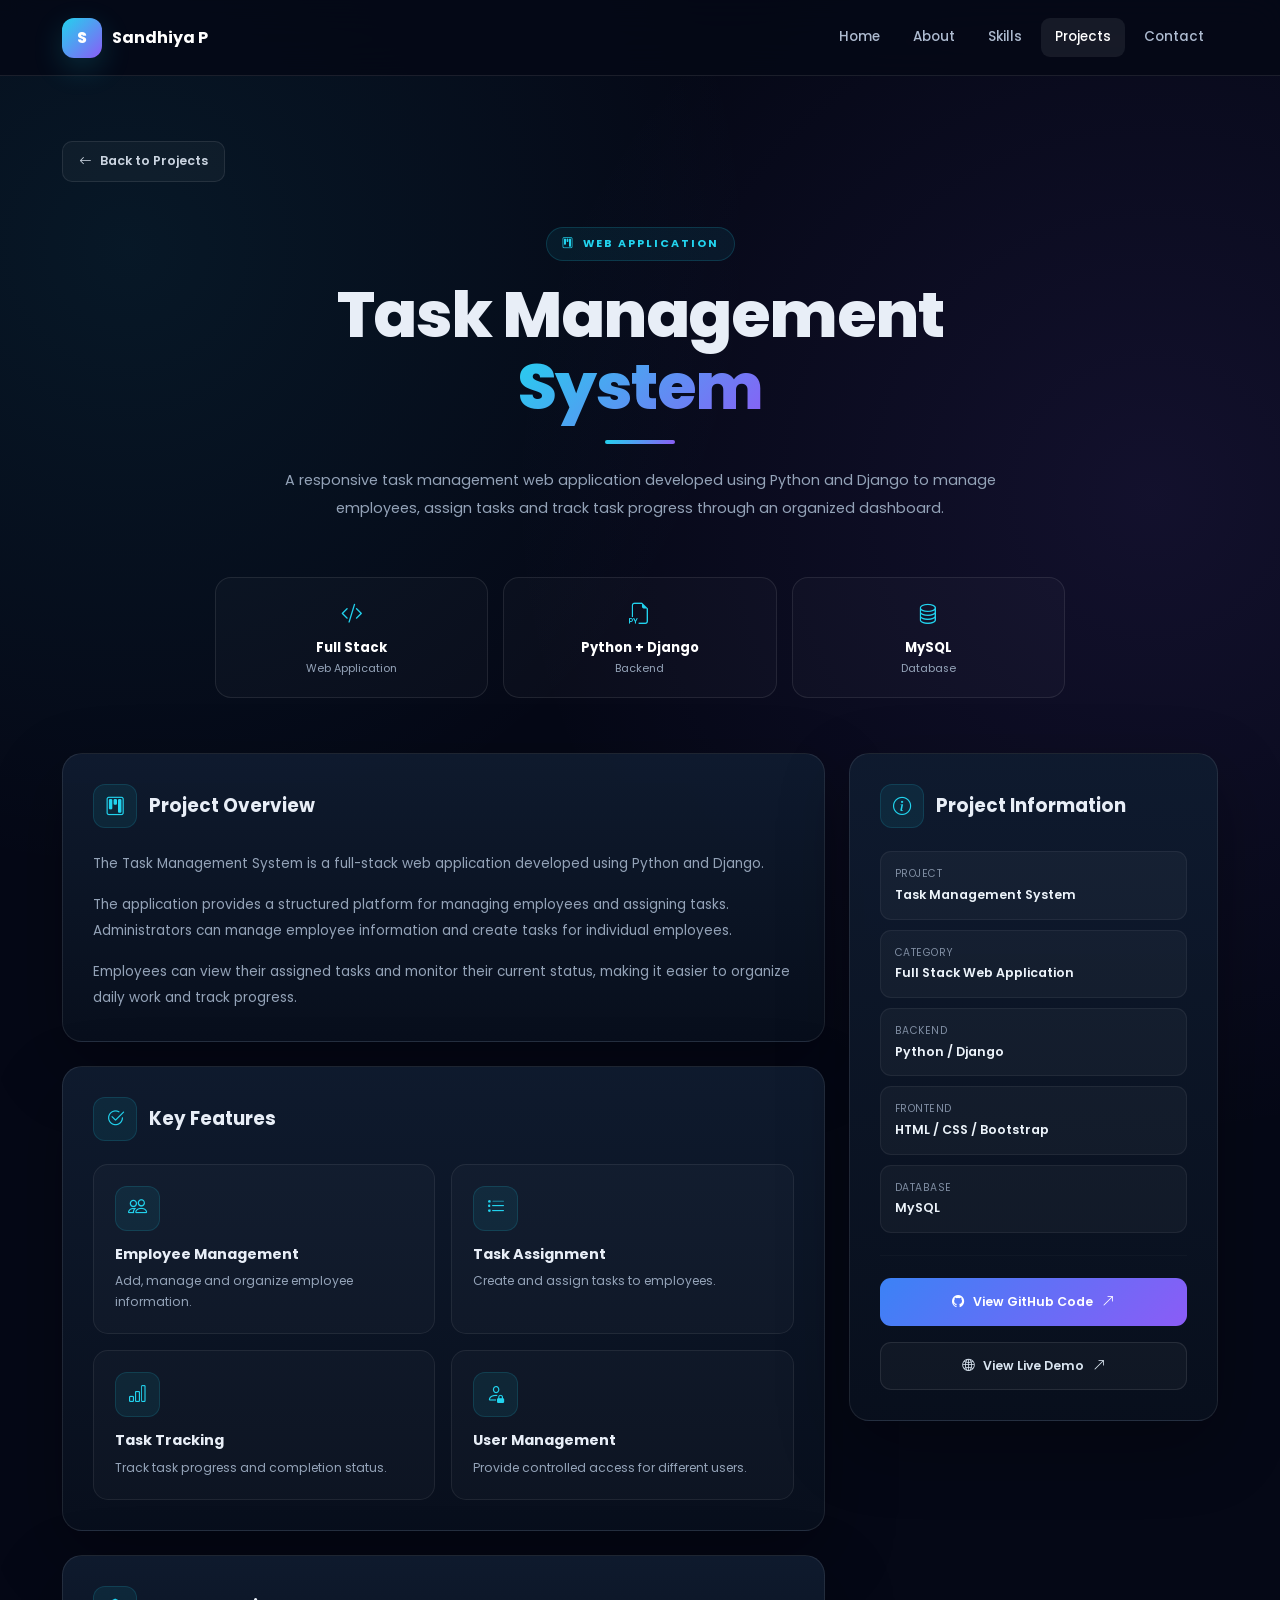
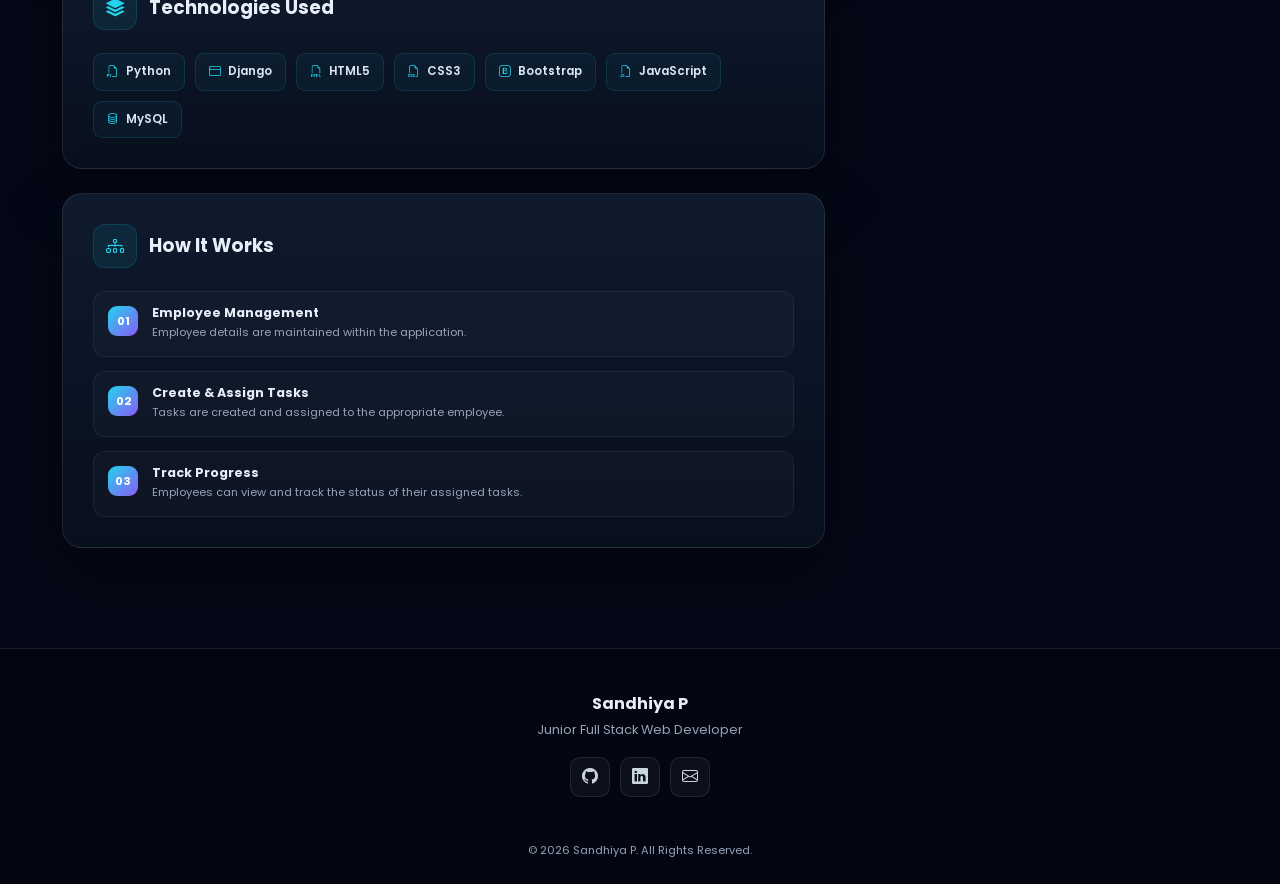
<file: task.html>
<!DOCTYPE html>
<html lang="en">

<head>

    <meta charset="UTF-8">

    <meta name="viewport" content="width=device-width, initial-scale=1.0">

    <meta name="description"
        content="Task Management System developed by Sandhiya P using Python, Django, Bootstrap and SQL.">

    <meta name="author" content="Sandhiya P">

    <title>Task Management System | Sandhiya P</title>


    <!-- =====================================================
         BOOTSTRAP
    ====================================================== -->

    <link href="https://cdn.jsdelivr.net/npm/bootstrap@5.3.3/dist/css/bootstrap.min.css" rel="stylesheet">


    <!-- =====================================================
         BOOTSTRAP ICONS
    ====================================================== -->

    <link rel="stylesheet" href="https://cdn.jsdelivr.net/npm/bootstrap-icons@1.11.3/font/bootstrap-icons.min.css">


    <!-- =====================================================
         GOOGLE FONT
    ====================================================== -->

    <link rel="preconnect" href="https://fonts.googleapis.com">

    <link rel="preconnect" href="https://fonts.gstatic.com" crossorigin>

    <link href="https://fonts.googleapis.com/css2?family=Poppins:wght@400;500;600;700;800&display=swap"
        rel="stylesheet">


    <!-- =====================================================
         CUSTOM CSS
    ====================================================== -->

    <style>
        /* =====================================================
           ROOT VARIABLES
        ====================================================== */

        :root {

            --bg: #050816;

            --bg-secondary: #080d1d;

            --card: #0d1528;

            --card-light: #111c32;

            --primary: #22d3ee;

            --secondary: #8b5cf6;

            --blue: #3b82f6;

            --white: #ffffff;

            --text: #e8eef7;

            --muted: #94a3b8;

            --border: rgba(255, 255, 255, 0.09);

            --gradient:
                linear-gradient(135deg,
                    #22d3ee,
                    #8b5cf6);

            --shadow:
                0 25px 70px rgba(0, 0, 0, 0.30);
        }


        /* =====================================================
           RESET
        ====================================================== */

        * {
            margin: 0;
            padding: 0;
            box-sizing: border-box;
        }


        html {
            scroll-behavior: smooth;
        }


        body {

            font-family: "Poppins", sans-serif;

            color: var(--text);

            background:

                radial-gradient(circle at 10% 10%,
                    rgba(34, 211, 238, 0.08),
                    transparent 25%),

                radial-gradient(circle at 90% 20%,
                    rgba(139, 92, 246, 0.10),
                    transparent 28%),

                var(--bg);

            min-height: 100vh;

            padding-top: 76px;

            overflow-x: hidden;
        }


        a {
            text-decoration: none;
        }


        /* =====================================================
           NAVBAR
        ====================================================== */

        .navbar {

            min-height: 76px;

            background:
                rgba(5, 8, 22, 0.88) !important;

            backdrop-filter: blur(18px);

            border-bottom:
                1px solid var(--border);

        }


        .navbar-brand {

            display: flex;

            align-items: center;

            gap: 10px;

            color: var(--white) !important;

            font-size: 1rem;

            font-weight: 700;
        }


        .logo {

            width: 40px;

            height: 40px;

            display: flex;

            align-items: center;

            justify-content: center;

            border-radius: 12px;

            background: var(--gradient);

            color: white;

            font-weight: 800;

            box-shadow:
                0 10px 30px rgba(34, 211, 238, 0.18);
        }


        .navbar-nav {
            gap: 5px;
        }


        .nav-link {

            color: #aebbd0 !important;

            font-size: 0.84rem;

            font-weight: 500;

            padding: 9px 14px !important;

            border-radius: 9px;

            transition: 0.25s ease;
        }


        .nav-link:hover,
        .nav-link.active {

            color: white !important;

            background:
                rgba(255, 255, 255, 0.07);
        }


        .navbar-toggler {

            border:
                1px solid rgba(255, 255, 255, 0.15);
        }


        /* =====================================================
           PROJECT SECTION
        ====================================================== */

        .project-section {

            padding:
                65px 0 100px;
        }


        .container {

            max-width: 1180px;
        }


        /* =====================================================
           BACK BUTTON
        ====================================================== */

        .back-btn {

            display: inline-flex;

            align-items: center;

            gap: 9px;

            padding: 10px 16px;

            color: #cbd5e1;

            border:
                1px solid var(--border);

            border-radius: 10px;

            background:
                rgba(255, 255, 255, 0.035);

            font-size: 0.78rem;

            font-weight: 600;

            transition: 0.25s ease;
        }


        .back-btn:hover {

            color: white;

            transform:
                translateX(-4px);

            border-color:
                rgba(34, 211, 238, 0.35);

            background:
                rgba(34, 211, 238, 0.07);
        }


        /* =====================================================
           PROJECT HERO
        ====================================================== */

        .project-header {

            max-width: 850px;

            margin:
                45px auto 55px;

            text-align: center;
        }


        .project-label {

            display: inline-flex;

            align-items: center;

            gap: 8px;

            padding: 8px 15px;

            margin-bottom: 18px;

            border-radius: 50px;

            color: var(--primary);

            background:
                rgba(34, 211, 238, 0.07);

            border:
                1px solid rgba(34, 211, 238, 0.17);

            font-size: 0.68rem;

            font-weight: 700;

            letter-spacing: 2px;
        }


        .project-header h1 {

            font-size:
                clamp(2.4rem, 5vw, 4rem);

            line-height: 1.12;

            font-weight: 800;

            letter-spacing: -1.5px;

            margin-bottom: 18px;
        }


        .project-header h1 span {

            background: var(--gradient);

            -webkit-background-clip: text;

            background-clip: text;

            color: transparent;
        }


        .title-line {

            width: 70px;

            height: 4px;

            margin:
                0 auto 23px;

            border-radius: 50px;

            background: var(--gradient);
        }


        .project-description {

            max-width: 720px;

            margin: auto;

            color: var(--muted);

            font-size: 0.9rem;

            line-height: 1.9;
        }


        /* =====================================================
           PROJECT STATS
        ====================================================== */

        .project-stats {

            display: grid;

            grid-template-columns:
                repeat(3, 1fr);

            gap: 15px;

            margin:
                35px auto 55px;

            max-width: 850px;
        }


        .stat-card {

            padding: 20px;

            text-align: center;

            border:
                1px solid var(--border);

            border-radius: 16px;

            background:
                rgba(255, 255, 255, 0.025);

            transition: 0.25s ease;
        }


        .stat-card:hover {

            transform:
                translateY(-5px);

            border-color:
                rgba(34, 211, 238, 0.22);

            background:
                rgba(34, 211, 238, 0.04);
        }


        .stat-card i {

            display: block;

            color: var(--primary);

            font-size: 1.35rem;

            margin-bottom: 8px;
        }


        .stat-card strong {

            display: block;

            color: white;

            font-size: 0.82rem;
        }


        .stat-card span {

            display: block;

            color: var(--muted);

            font-size: 0.68rem;

            margin-top: 3px;
        }


        /* =====================================================
           CONTENT CARD
        ====================================================== */

        .content-card {

            height: 100%;

            padding: 30px;

            border:
                1px solid var(--border);

            border-radius: 20px;

            background:
                linear-gradient(180deg,
                    rgba(15, 27, 47, 0.96),
                    rgba(8, 15, 29, 0.98));

            box-shadow:
                var(--shadow);

            transition: 0.3s ease;
        }


        .content-card:hover {

            border-color:
                rgba(34, 211, 238, 0.16);
        }


        /* =====================================================
           CARD HEADING
        ====================================================== */

        .card-heading {

            display: flex;

            align-items: center;

            gap: 12px;

            margin-bottom: 23px;
        }


        .heading-icon {

            width: 44px;

            height: 44px;

            display: flex;

            align-items: center;

            justify-content: center;

            flex-shrink: 0;

            border-radius: 12px;

            color: var(--primary);

            background:
                rgba(34, 211, 238, 0.08);

            border:
                1px solid rgba(34, 211, 238, 0.14);

            font-size: 1.15rem;
        }


        .card-heading h2,
        .card-heading h3 {

            margin: 0;

            font-size: 1.15rem;

            font-weight: 700;
        }


        /* =====================================================
           OVERVIEW
        ====================================================== */

        .overview-text {

            color: var(--muted);

            font-size: 0.85rem;

            line-height: 1.9;

            margin-bottom: 15px;
        }


        .overview-text:last-child {
            margin-bottom: 0;
        }


        /* =====================================================
           FEATURE CARDS
        ====================================================== */

        .feature-box {

            height: 100%;

            padding: 21px;

            border-radius: 15px;

            border:
                1px solid rgba(255, 255, 255, 0.07);

            background:
                rgba(255, 255, 255, 0.025);

            transition: 0.25s ease;
        }


        .feature-box:hover {

            transform:
                translateY(-5px);

            border-color:
                rgba(34, 211, 238, 0.25);

            background:
                rgba(34, 211, 238, 0.045);
        }


        .feature-icon {

            width: 45px;

            height: 45px;

            display: flex;

            align-items: center;

            justify-content: center;

            border-radius: 12px;

            color: var(--primary);

            background:
                rgba(34, 211, 238, 0.08);

            border:
                1px solid rgba(34, 211, 238, 0.14);

            font-size: 1.2rem;

            margin-bottom: 15px;
        }


        .feature-box h5 {

            font-size: 0.9rem;

            font-weight: 700;

            margin-bottom: 8px;
        }


        .feature-box p {

            color: var(--muted);

            font-size: 0.76rem;

            line-height: 1.7;

            margin: 0;
        }


        /* =====================================================
           TECHNOLOGIES
        ====================================================== */

        .tech-tags {

            display: flex;

            flex-wrap: wrap;

            gap: 10px;
        }


        .tech-tag {

            display: inline-flex;

            align-items: center;

            gap: 7px;

            padding: 9px 13px;

            border-radius: 9px;

            color: #dbe7f4;

            background:
                rgba(34, 211, 238, 0.045);

            border:
                1px solid rgba(34, 211, 238, 0.14);

            font-size: 0.73rem;

            font-weight: 600;

            transition: 0.2s ease;
        }


        .tech-tag:hover {

            color: white;

            transform:
                translateY(-2px);

            border-color:
                rgba(34, 211, 238, 0.3);
        }


        .tech-tag i {
            color: var(--primary);
        }


        /* =====================================================
           PROJECT FLOW
        ====================================================== */

        .flow-list {

            display: flex;

            flex-direction: column;

            gap: 14px;
        }


        .flow-item {

            display: flex;

            align-items: flex-start;

            gap: 14px;

            padding: 14px;

            border-radius: 12px;

            background:
                rgba(255, 255, 255, 0.025);

            border:
                1px solid rgba(255, 255, 255, 0.06);
        }


        .flow-number {

            width: 30px;

            height: 30px;

            display: flex;

            align-items: center;

            justify-content: center;

            flex-shrink: 0;

            border-radius: 9px;

            color: white;

            background: var(--gradient);

            font-size: 0.7rem;

            font-weight: 700;
        }


        .flow-item h6 {

            margin-bottom: 3px;

            font-size: 0.78rem;

            font-weight: 700;
        }


        .flow-item p {

            margin: 0;

            color: var(--muted);

            font-size: 0.7rem;

            line-height: 1.6;
        }


        /* =====================================================
           INFORMATION SIDEBAR
        ====================================================== */

        .info-card {

            position: sticky;

            top: 100px;
        }


        .info-list {

            display: flex;

            flex-direction: column;

            gap: 10px;
        }


        .info-item {

            padding:
                14px;

            border-radius: 11px;

            background:
                rgba(255, 255, 255, 0.035);

            border:
                1px solid rgba(255, 255, 255, 0.06);
        }


        .info-item small {

            display: block;

            color: #7f8da2;

            font-size: 0.65rem;

            margin-bottom: 4px;

            letter-spacing: 0.5px;
        }


        .info-item strong {

            display: block;

            color: #edf4fb;

            font-size: 0.78rem;

            line-height: 1.5;

            font-weight: 600;
        }


        .divider {

            border: 0;

            border-top:
                1px solid var(--border);

            margin:
                22px 0;
        }


        /* =====================================================
           BUTTONS
        ====================================================== */

        .action-btn {

            min-height: 48px;

            display: flex;

            align-items: center;

            justify-content: center;

            gap: 9px;

            border-radius: 11px;

            font-size: 0.78rem;

            font-weight: 600;

            transition: 0.25s ease;
        }


        .github-btn {

            color: white;

            border: none;

            background:
                linear-gradient(135deg,
                    var(--blue),
                    var(--secondary));
        }


        .github-btn:hover {

            color: white;

            transform:
                translateY(-3px);

            box-shadow:
                0 15px 30px rgba(59, 130, 246, 0.2);
        }


        .demo-btn {

            color: #d9e4f0;

            border:
                1px solid var(--border);

            background:
                rgba(255, 255, 255, 0.035);
        }


        .demo-btn:hover {

            color: white;

            transform:
                translateY(-3px);

            border-color:
                rgba(34, 211, 238, 0.3);

            background:
                rgba(34, 211, 238, 0.06);
        }


        /* =====================================================
           FOOTER
        ====================================================== */

        footer {

            padding:
                45px 0 25px;

            background:
                #030611;

            border-top:
                1px solid var(--border);
        }


        footer h5 {

            font-size: 1rem;

            font-weight: 700;

            margin-bottom: 7px;
        }


        footer p {

            color: var(--muted);

            font-size: 0.8rem;
        }


        .footer-social {

            display: flex;

            justify-content: center;

            gap: 10px;

            margin:
                18px 0;
        }


        .footer-social a {

            width: 40px;

            height: 40px;

            display: flex;

            align-items: center;

            justify-content: center;

            border-radius: 10px;

            color: #cbd5e1;

            background:
                rgba(255, 255, 255, 0.045);

            border:
                1px solid var(--border);

            transition: 0.25s ease;
        }


        .footer-social a:hover {

            color: white;

            transform:
                translateY(-3px);

            background:
                var(--gradient);
        }


        .copyright {

            margin: 0;

            font-size: 0.7rem;
        }


        /* =====================================================
           RESPONSIVE
        ====================================================== */

        @media (max-width: 991.98px) {

            .info-card {
                position: static;
            }

        }


        @media (max-width: 767.98px) {

            body {
                padding-top: 68px;
            }


            .navbar {
                min-height: 68px;
            }


            .project-section {
                padding:
                    45px 0 70px;
            }


            .project-header {
                margin:
                    35px auto 40px;
            }


            .project-header h1 {
                font-size: 2.35rem;
            }


            .content-card {
                padding: 22px;

                border-radius: 17px;
            }


            .project-stats {

                grid-template-columns:
                    1fr;

            }


            .feature-box {
                padding: 18px;
            }

        }


        @media (max-width: 400px) {

            .project-header h1 {
                font-size: 2rem;
            }


            .content-card {
                padding: 19px;
            }

        }
    </style>

</head>


<body>


    <!-- =====================================================
         NAVBAR
    ====================================================== -->

    <nav class="navbar navbar-expand-lg navbar-dark fixed-top">

        <div class="container">


            <a class="navbar-brand" href="index.html">

                <span class="logo">
                    S
                </span>

                <span>
                    Sandhiya P
                </span>

            </a>


            <button class="navbar-toggler" type="button" data-bs-toggle="collapse" data-bs-target="#navbarMenu"
                aria-controls="navbarMenu" aria-expanded="false" aria-label="Toggle navigation">

                <span class="navbar-toggler-icon"></span>

            </button>


            <div class="collapse navbar-collapse" id="navbarMenu">

                <ul class="navbar-nav ms-auto">

                    <li class="nav-item">

                        <a class="nav-link" href="index.html">

                            Home

                        </a>

                    </li>


                    <li class="nav-item">

                        <a class="nav-link" href="about.html">

                            About

                        </a>

                    </li>


                    <li class="nav-item">

                        <a class="nav-link" href="skills.html">

                            Skills

                        </a>

                    </li>


                    <li class="nav-item">

                        <a class="nav-link active" href="projects.html" aria-current="page">

                            Projects

                        </a>

                    </li>


                    <li class="nav-item">

                        <a class="nav-link" href="contact.html">

                            Contact

                        </a>

                    </li>

                </ul>

            </div>

        </div>

    </nav>



    <!-- =====================================================
         MAIN
    ====================================================== -->

    <main class="project-section">

        <div class="container">


            <!-- BACK -->

            <a href="projects.html" class="back-btn">

                <i class="bi bi-arrow-left"></i>

                Back to Projects

            </a>



            <!-- =================================================
                 PROJECT HEADER
            ================================================== -->

            <header class="project-header">


                <div class="project-label">

                    <i class="bi bi-kanban"></i>

                    WEB APPLICATION

                </div>


                <h1>

                    Task Management
                    <span>System</span>

                </h1>


                <div class="title-line"></div>


                <p class="project-description">

                    A responsive task management web application
                    developed using Python and Django to manage
                    employees, assign tasks and track task progress
                    through an organized dashboard.

                </p>

            </header>



            <!-- =================================================
                 PROJECT STATS
            ================================================== -->

            <div class="project-stats">


                <div class="stat-card">

                    <i class="bi bi-code-slash"></i>

                    <strong>
                        Full Stack
                    </strong>

                    <span>
                        Web Application
                    </span>

                </div>


                <div class="stat-card">

                    <i class="bi bi-filetype-py"></i>

                    <strong>
                        Python + Django
                    </strong>

                    <span>
                        Backend
                    </span>

                </div>


                <div class="stat-card">

                    <i class="bi bi-database"></i>

                    <strong>
                        MySQL
                    </strong>

                    <span>
                        Database
                    </span>

                </div>


            </div>



            <!-- =================================================
                 MAIN GRID
            ================================================== -->

            <div class="row g-4 align-items-start">


                <!-- =================================================
                     LEFT COLUMN
                ================================================== -->

                <div class="col-lg-8">


                    <!-- OVERVIEW -->

                    <section class="content-card">


                        <div class="card-heading">

                            <div class="heading-icon">

                                <i class="bi bi-kanban"></i>

                            </div>

                            <h2>
                                Project Overview
                            </h2>

                        </div>


                        <p class="overview-text">

                            The Task Management System is a
                            full-stack web application developed
                            using Python and Django.

                        </p>


                        <p class="overview-text">

                            The application provides a structured
                            platform for managing employees and
                            assigning tasks. Administrators can
                            manage employee information and create
                            tasks for individual employees.

                        </p>


                        <p class="overview-text">

                            Employees can view their assigned
                            tasks and monitor their current
                            status, making it easier to organize
                            daily work and track progress.

                        </p>


                    </section>



                    <!-- FEATURES -->

                    <section class="content-card mt-4">


                        <div class="card-heading">

                            <div class="heading-icon">

                                <i class="bi bi-check2-circle"></i>

                            </div>

                            <h2>
                                Key Features
                            </h2>

                        </div>


                        <div class="row g-3">


                            <div class="col-md-6">

                                <div class="feature-box">

                                    <div class="feature-icon">

                                        <i class="bi bi-people"></i>

                                    </div>

                                    <h5>
                                        Employee Management
                                    </h5>

                                    <p>
                                        Add, manage and organize
                                        employee information.
                                    </p>

                                </div>

                            </div>


                            <div class="col-md-6">

                                <div class="feature-box">

                                    <div class="feature-icon">

                                        <i class="bi bi-list-task"></i>

                                    </div>

                                    <h5>
                                        Task Assignment
                                    </h5>

                                    <p>
                                        Create and assign tasks
                                        to employees.
                                    </p>

                                </div>

                            </div>


                            <div class="col-md-6">

                                <div class="feature-box">

                                    <div class="feature-icon">

                                        <i class="bi bi-bar-chart"></i>

                                    </div>

                                    <h5>
                                        Task Tracking
                                    </h5>

                                    <p>
                                        Track task progress and
                                        completion status.
                                    </p>

                                </div>

                            </div>


                            <div class="col-md-6">

                                <div class="feature-box">

                                    <div class="feature-icon">

                                        <i class="bi bi-person-lock"></i>

                                    </div>

                                    <h5>
                                        User Management
                                    </h5>

                                    <p>
                                        Provide controlled access
                                        for different users.
                                    </p>

                                </div>

                            </div>


                        </div>

                    </section>



                    <!-- TECHNOLOGIES -->

                    <section class="content-card mt-4">


                        <div class="card-heading">

                            <div class="heading-icon">

                                <i class="bi bi-stack"></i>

                            </div>

                            <h2>
                                Technologies Used
                            </h2>

                        </div>


                        <div class="tech-tags">


                            <span class="tech-tag">
                                <i class="bi bi-filetype-py"></i>
                                Python
                            </span>


                            <span class="tech-tag">
                                <i class="bi bi-window"></i>
                                Django
                            </span>


                            <span class="tech-tag">
                                <i class="bi bi-filetype-html"></i>
                                HTML5
                            </span>


                            <span class="tech-tag">
                                <i class="bi bi-filetype-css"></i>
                                CSS3
                            </span>


                            <span class="tech-tag">
                                <i class="bi bi-bootstrap"></i>
                                Bootstrap
                            </span>


                            <span class="tech-tag">
                                <i class="bi bi-filetype-js"></i>
                                JavaScript
                            </span>


                            <span class="tech-tag">
                                <i class="bi bi-database"></i>
                                MySQL
                            </span>


                        </div>

                    </section>



                    <!-- PROJECT FLOW -->

                    <section class="content-card mt-4">


                        <div class="card-heading">

                            <div class="heading-icon">

                                <i class="bi bi-diagram-3"></i>

                            </div>

                            <h2>
                                How It Works
                            </h2>

                        </div>


                        <div class="flow-list">


                            <div class="flow-item">

                                <div class="flow-number">
                                    01
                                </div>

                                <div>

                                    <h6>
                                        Employee Management
                                    </h6>

                                    <p>
                                        Employee details are
                                        maintained within the
                                        application.
                                    </p>

                                </div>

                            </div>


                            <div class="flow-item">

                                <div class="flow-number">
                                    02
                                </div>

                                <div>

                                    <h6>
                                        Create & Assign Tasks
                                    </h6>

                                    <p>
                                        Tasks are created and
                                        assigned to the appropriate
                                        employee.
                                    </p>

                                </div>

                            </div>


                            <div class="flow-item">

                                <div class="flow-number">
                                    03
                                </div>

                                <div>

                                    <h6>
                                        Track Progress
                                    </h6>

                                    <p>
                                        Employees can view and
                                        track the status of their
                                        assigned tasks.
                                    </p>

                                </div>

                            </div>


                        </div>

                    </section>


                </div>



                <!-- =================================================
                     RIGHT COLUMN
                ================================================== -->

                <div class="col-lg-4">


                    <aside class="content-card info-card">


                        <div class="card-heading">

                            <div class="heading-icon">

                                <i class="bi bi-info-circle"></i>

                            </div>

                            <h3>
                                Project Information
                            </h3>

                        </div>


                        <div class="info-list">


                            <div class="info-item">

                                <small>
                                    PROJECT
                                </small>

                                <strong>
                                    Task Management System
                                </strong>

                            </div>


                            <div class="info-item">

                                <small>
                                    CATEGORY
                                </small>

                                <strong>
                                    Full Stack Web Application
                                </strong>

                            </div>


                            <div class="info-item">

                                <small>
                                    BACKEND
                                </small>

                                <strong>
                                    Python / Django
                                </strong>

                            </div>


                            <div class="info-item">

                                <small>
                                    FRONTEND
                                </small>

                                <strong>
                                    HTML / CSS / Bootstrap
                                </strong>

                            </div>


                            <div class="info-item">

                                <small>
                                    DATABASE
                                </small>

                                <strong>
                                    MySQL
                                </strong>

                            </div>


                        </div>


                        <hr class="divider">


                        <!-- GITHUB -->

                        <!-- Replace this URL with your actual GitHub repository -->

                        <a href="http://127.0.0.1:8000/management/employee/" target="_blank" rel="noopener noreferrer"
                            class="btn action-btn github-btn w-100 mb-3">

                            <i class="bi bi-github"></i>

                            View GitHub Code

                            <i class="bi bi-arrow-up-right"></i>

                        </a>


                        <!-- LIVE DEMO -->

                        <!-- Replace this URL with your deployed website URL -->

                        <a href="http://127.0.0.1:8000/management/employee/" target="_blank" rel="noopener noreferrer"
                            class="btn action-btn demo-btn w-100">

                            <i class="bi bi-globe2"></i>

                            View Live Demo

                            <i class="bi bi-arrow-up-right"></i>

                        </a>


                    </aside>

                </div>


            </div>

        </div>

    </main>



    <!-- =====================================================
         FOOTER
    ====================================================== -->

    <footer>

        <div class="container text-center">


            <h5>
                Sandhiya P
            </h5>


            <p>
                Junior Full Stack Web Developer
            </p>


            <div class="footer-social">


                <!-- Replace with actual GitHub -->

                <a href="https://github.com/sdnas161-cloud/MyProject" target="_blank" rel="noopener noreferrer"
                    aria-label="GitHub">

                    <i class="bi bi-github"></i>

                </a>


                <!-- Replace with actual LinkedIn -->

                <a href="https://www.linkedin.com/in/sandhiya-pitchaimuthu-785701353/" target="_blank"
                    rel="noopener noreferrer" aria-label="LinkedIn">

                    <i class="bi bi-linkedin"></i>

                </a>


                <!-- Replace email -->

                <a href="mailto:sdnas161gmail@gmail.com" aria-label="Email">

                    <i class="bi bi-envelope"></i>

                </a>


            </div>


            <hr class="divider">


            <p class="copyright">

                © 2026 Sandhiya P. All Rights Reserved.

            </p>


        </div>

    </footer>



    <!-- =====================================================
         BOOTSTRAP JS
    ====================================================== -->

    <script src="https://cdn.jsdelivr.net/npm/bootstrap@5.3.3/dist/js/bootstrap.bundle.min.js">
    </script>


</body>

</html>
</file>
